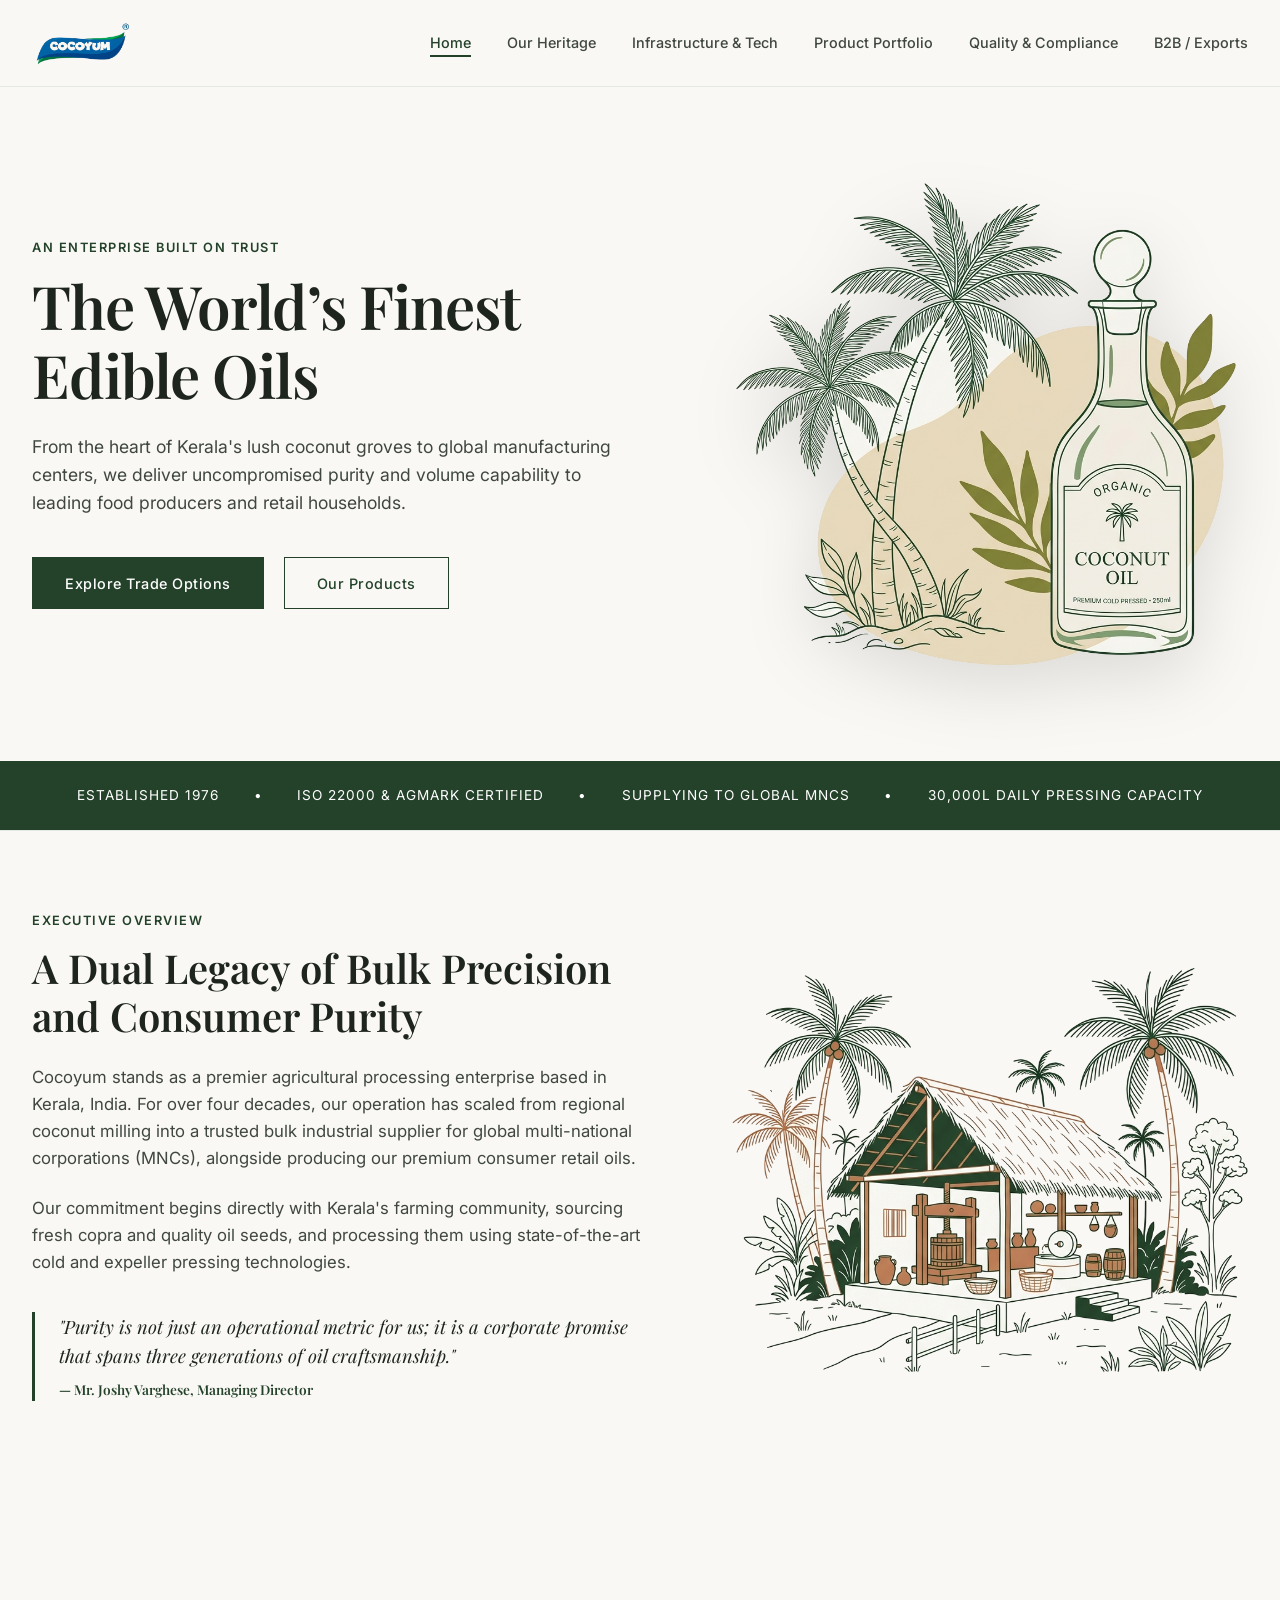
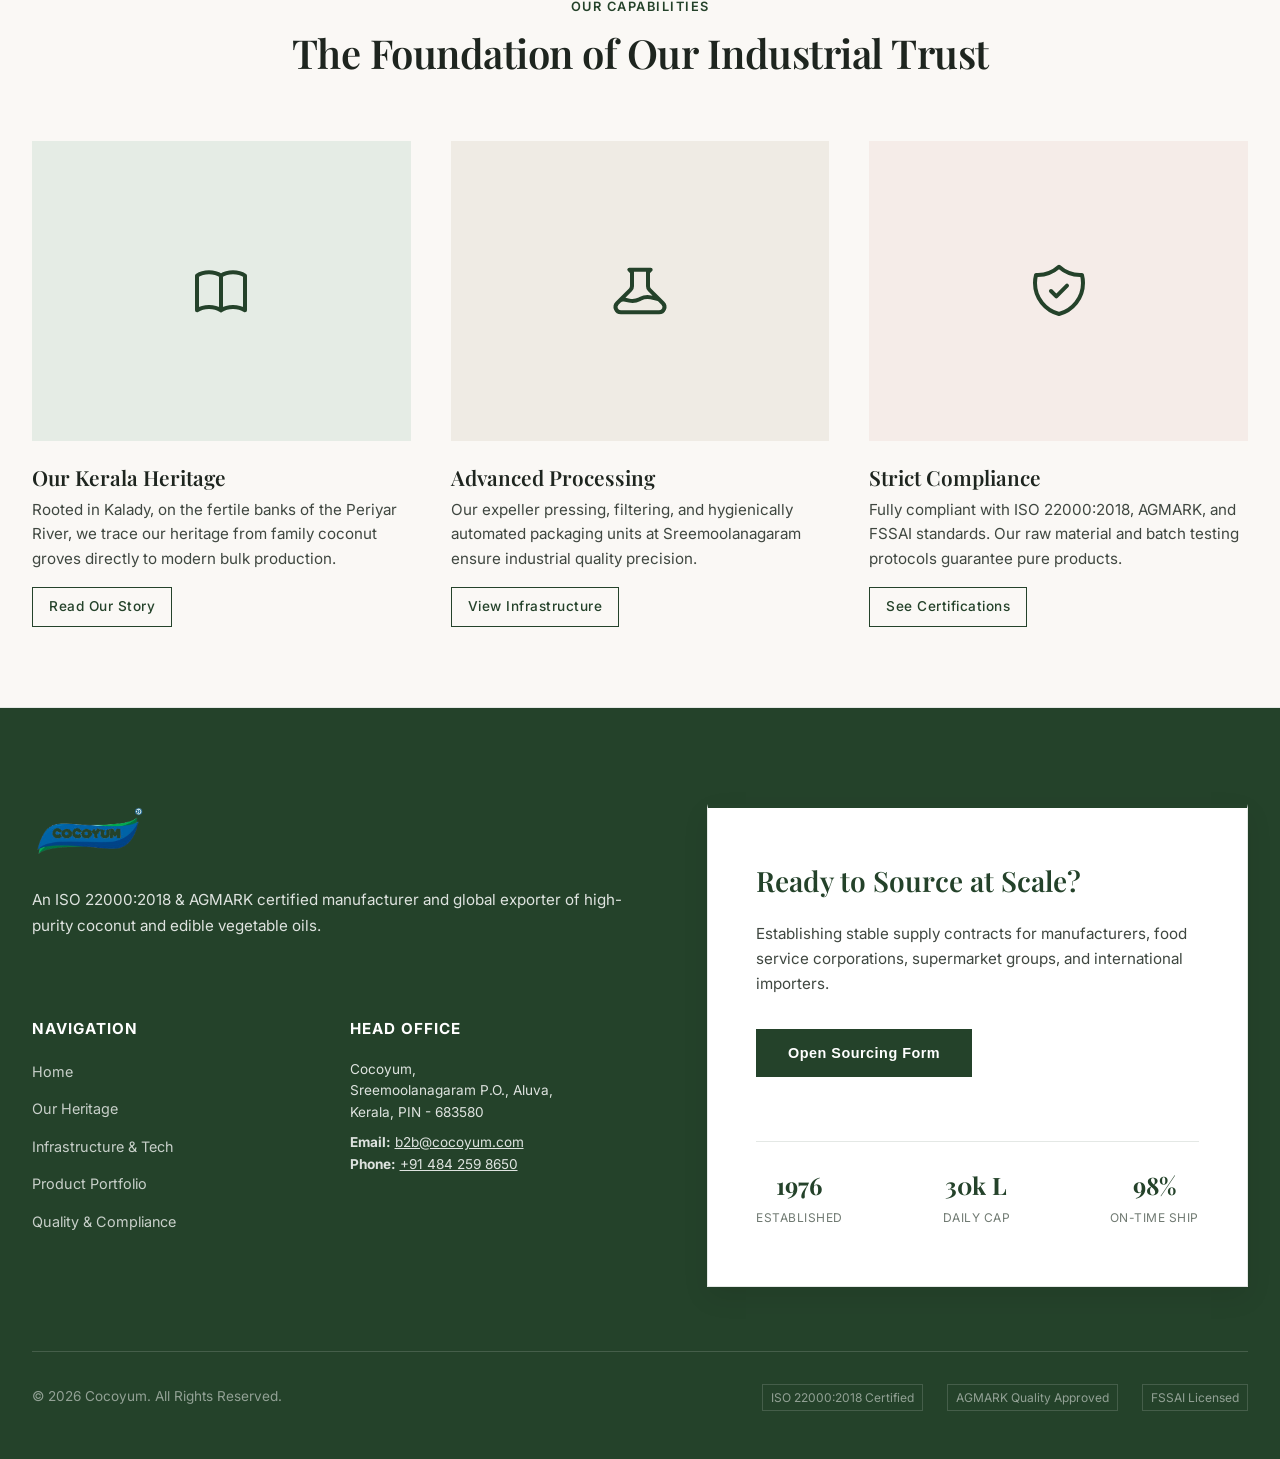
<file: index.html>
<!DOCTYPE html>
<html lang="en">
<head>
    <meta charset="UTF-8">
    <meta name="viewport" content="width=device-width, initial-scale=1.0">
    <title>Cocoyum | Bulk Edible Oils & Premium Retail Oils</title>
    <meta name="description" content="Since 1976, Cocoyum has sourced, processed, and supplied pure edible oils globally. Trusted bulk partner to MNCs and makers of premium Cocoyum retail oils.">
    <meta name="keywords" content="Cocoyum, Cocoyum, Coconut Oil, Bulk Oil Supply, Edible Oil Manufacturer, Kerala Oil Mill, Kalady Coconut Oil">
    <!-- Favicon -->
    <link rel="icon" type="image/png" href="data:image/svg+xml,<svg xmlns=%22http://www.w3.org/2000/svg%22 viewBox=%220 0 100 100%22><text y=%22.9em%22 font-size=%2290%22>🌴</text></svg>">
    <!-- CSS Stylesheet -->
    <link rel="stylesheet" href="css/style.css">
</head>
<body>

    <!-- Header & Navigation -->
    <header id="main-header">
        <div class="nav-container">
            <a href="index.html" class="logo-anchor" id="nav-logo">
                <img src="assets/logo.png" alt="Cocoyum Logo" class="logo-img">
            </a>
            
            <button class="menu-toggle" aria-label="Toggle Navigation" id="menu-toggle-btn">
                <span></span>
                <span></span>
                <span></span>
            </button>
            
            <nav>
                <ul class="nav-links" id="nav-menu">
                    <li><a href="index.html" class="active">Home</a></li>
                    <li><a href="heritage.html">Our Heritage</a></li>
                    <li><a href="infrastructure.html">Infrastructure & Tech</a></li>
                    <li><a href="products.html">Product Portfolio</a></li>
                    <li><a href="quality.html">Quality & Compliance</a></li>
                    <li><a href="b2b.html">B2B / Exports</a></li>
                </ul>
            </nav>
        </div>
    </header>

    <!-- Main Content Area -->
    <main>
        
        <!-- Hero Section -->
        <section class="hero" id="home-hero">
            <div class="hero-grid">
                <div class="hero-content">
                    <span class="subtitle">An Enterprise Built on Trust</span>
                    <h1>The World’s Finest Edible Oils</h1>
                    <p>From the heart of Kerala's lush coconut groves to global manufacturing centers, we deliver uncompromised purity and volume capability to leading food producers and retail households.</p>
                    <div class="hero-actions">
                        <a href="b2b.html" class="btn btn-primary" id="hero-b2b-btn">Explore Trade Options</a>
                        <a href="products.html" class="btn btn-secondary" id="hero-products-btn">Our Products</a>
                    </div>
                </div>
                <div class="hero-image-wrap">
                    <img src="assets/hero_illustration.png" alt="Cocoyum Pure Coconut Oil Illustration" class="hero-floating-image">
                </div>
            </div>
        </section>

        <!-- Solid Forest Green Dot Banner Strip -->
        <section class="metric-strip" id="metric-strip-bar">
            <div class="metric-text-wrap">
                <span class="metric-dot-item">Established 1976</span>
                <span class="metric-dot-item">•</span>
                <span class="metric-dot-item">ISO 22000 & AGMARK Certified</span>
                <span class="metric-dot-item">•</span>
                <span class="metric-dot-item">Supplying to Global MNCs</span>
                <span class="metric-dot-item">•</span>
                <span class="metric-dot-item">30,000L Daily Pressing Capacity</span>
            </div>
        </section>

        <!-- Executive Snapshot Section -->
        <section class="container snapshot-section" id="executive-snapshot">
            <div class="snapshot-grid">
                <div class="snapshot-text">
                    <span class="subtitle">Executive Overview</span>
                    <h2>A Dual Legacy of Bulk Precision and Consumer Purity</h2>
                    <p>Cocoyum stands as a premier agricultural processing enterprise based in Kerala, India. For over four decades, our operation has scaled from regional coconut milling into a trusted bulk industrial supplier for global multi-national corporations (MNCs), alongside producing our premium consumer retail oils.</p>
                    <p>Our commitment begins directly with Kerala's farming community, sourcing fresh copra and quality oil seeds, and processing them using state-of-the-art cold and expeller pressing technologies.</p>
                    
                    <div class="snapshot-quote">
                        "Purity is not just an operational metric for us; it is a corporate promise that spans three generations of oil craftsmanship."
                        <div style="font-size: 0.85rem; font-weight: 600; font-style: normal; margin-top: 0.5rem; color: var(--primary-color);">
                            — Mr. Joshy Varghese, Managing Director
                        </div>
                    </div>
                </div>
                <div class="snapshot-image-wrap">
                    <img src="assets/industry_illustration.png" alt="State-of-the-art Milling Facility Illustration" style="width: 100%; height: auto;">
                </div>
            </div>
        </section>

        <!-- Pillars Section with Pastel Backdrop Tiles -->
        <section class="container" id="strategic-pillars">
            <div class="section-title-wrap">
                <span class="subtitle">Our Capabilities</span>
                <h2 class="section-title">The Foundation of Our Industrial Trust</h2>
            </div>
            
            <div class="card-grid">
                <!-- Pillar 1 -->
                <div class="card" id="pillar-heritage">
                    <div class="card-tile bg-sage">
                        <svg xmlns="http://www.w3.org/2000/svg" width="64" height="64" fill="none" viewBox="0 0 24 24" stroke="var(--primary-color)">
                          <path stroke-linecap="round" stroke-linejoin="round" stroke-width="1.5" d="M12 6.253v13m0-13C10.832 5.477 9.246 5 7.5 5S4.168 5.477 3 6.253v13C4.168 18.477 5.754 18 7.5 18s3.332.477 4.5 1.253m0-13C13.168 5.477 14.754 5 16.5 5c1.747 0 3.332.477 4.5 1.253v13C19.832 18.477 18.247 18 16.5 18c-1.746 0-3.332.477-4.5 1.253" />
                        </svg>
                    </div>
                    <div class="card-info">
                        <h3>Our Kerala Heritage</h3>
                        <p>Rooted in Kalady, on the fertile banks of the Periyar River, we trace our heritage from family coconut groves directly to modern bulk production.</p>
                        <a href="heritage.html" class="btn btn-secondary" style="padding: 0.5rem 1rem; font-size: 0.85rem;" id="nav-heritage-pillar-btn">Read Our Story</a>
                    </div>
                </div>

                <!-- Pillar 2 -->
                <div class="card" id="pillar-infrastructure">
                    <div class="card-tile bg-tan">
                        <svg xmlns="http://www.w3.org/2000/svg" width="64" height="64" fill="none" viewBox="0 0 24 24" stroke="var(--primary-color)">
                          <path stroke-linecap="round" stroke-linejoin="round" stroke-width="1.5" d="M19.428 15.428a2 2 0 00-1.022-.547l-2.387-.477a6 6 0 00-3.86.517l-.318.158a6 6 0 01-3.86.517L6.05 15.21a2 2 0 00-1.806.547M8 4h8l-1 1v5.172a2 2 0 00.586 1.414l5 5c1.26 1.26.367 3.414-1.415 3.414H4.828c-1.782 0-2.674-2.154-1.414-3.414l5-5A2 2 0 009 10.172V5L8 4z" />
                        </svg>
                    </div>
                    <div class="card-info">
                        <h3>Advanced Processing</h3>
                        <p>Our expeller pressing, filtering, and hygienically automated packaging units at Sreemoolanagaram ensure industrial quality precision.</p>
                        <a href="infrastructure.html" class="btn btn-secondary" style="padding: 0.5rem 1rem; font-size: 0.85rem;" id="nav-infra-pillar-btn">View Infrastructure</a>
                    </div>
                </div>

                <!-- Pillar 3 -->
                <div class="card" id="pillar-quality">
                    <div class="card-tile bg-peach">
                        <svg xmlns="http://www.w3.org/2000/svg" width="64" height="64" fill="none" viewBox="0 0 24 24" stroke="var(--primary-color)">
                          <path stroke-linecap="round" stroke-linejoin="round" stroke-width="1.5" d="M9 12l2 2 4-4m5.618-4.016A11.955 11.955 0 0112 2.944a11.955 11.955 0 01-8.618 3.04A12.02 12.02 0 003 9c0 5.591 3.824 10.29 9 11.622 5.176-1.332 9-6.03 9-11.622 0-1.042-.133-2.052-.382-3.016z" />
                        </svg>
                    </div>
                    <div class="card-info">
                        <h3>Strict Compliance</h3>
                        <p>Fully compliant with ISO 22000:2018, AGMARK, and FSSAI standards. Our raw material and batch testing protocols guarantee pure products.</p>
                        <a href="quality.html" class="btn btn-secondary" style="padding: 0.5rem 1rem; font-size: 0.85rem;" id="nav-quality-pillar-btn">See Certifications</a>
                    </div>
                </div>
            </div>
        </section>

    </main>

    <!-- Footer Area - Realigned with Image Background and Floating Form -->
    <footer id="main-footer">
        <div class="footer-grid-layout">
            <!-- Left Info Column -->
            <div class="footer-info">
                <div>
                    <a href="index.html" class="footer-logo-anchor">
                        <img src="assets/logo.png" alt="Cocoyum Logo" class="footer-logo-img">
                    </a>
                    <p style="font-size: 0.95rem; line-height: 1.7; margin-bottom: 2rem;">An ISO 22000:2018 & AGMARK certified manufacturer and global exporter of high-purity coconut and edible vegetable oils.</p>
                </div>
                
                <div class="footer-navs">
                    <div class="footer-nav-col">
                        <h4>Navigation</h4>
                        <ul>
                            <li><a href="index.html">Home</a></li>
                            <li><a href="heritage.html">Our Heritage</a></li>
                            <li><a href="infrastructure.html">Infrastructure & Tech</a></li>
                            <li><a href="products.html">Product Portfolio</a></li>
                            <li><a href="quality.html">Quality & Compliance</a></li>
                        </ul>
                    </div>
                    <div class="footer-nav-col">
                        <h4>Head Office</h4>
                        <p style="font-size: 0.85rem; line-height: 1.6; margin-bottom: 0.5rem;">Cocoyum,<br>Sreemoolanagaram P.O., Aluva,<br>Kerala, PIN - 683580</p>
                        <p style="font-size: 0.85rem;"><strong>Email:</strong> <a href="mailto:b2b@cocoyum.com">b2b@cocoyum.com</a><br><strong>Phone:</strong> <a href="tel:+914842598650">+91 484 259 8650</a></p>
                    </div>
                </div>
            </div>
            
                        <!-- Right B2B Sourcing Call-to-Action Card -->
            <div class="footer-cta-wrapper" id="footer-b2b-wrapper">
                <h3>Ready to Source at Scale?</h3>
                <p>Establishing stable supply contracts for manufacturers, food service corporations, supermarket groups, and international importers.</p>
                
                <button class="btn footer-cta-btn" id="footer-open-modal-btn">Open Sourcing Form</button>
                
                <!-- B2B Stats below CTA -->
                <div class="footer-stats-strip">
                    <div class="footer-stat-item">
                        <span class="footer-stat-val">1976</span>
                        <span class="footer-stat-lbl">Established</span>
                    </div>
                    <div class="footer-stat-item">
                        <span class="footer-stat-val">30k L</span>
                        <span class="footer-stat-lbl">Daily Cap</span>
                    </div>
                    <div class="footer-stat-item">
                        <span class="footer-stat-val">98%</span>
                        <span class="footer-stat-lbl">On-Time Ship</span>
                    </div>
                </div>
            </div>
        </div>
        
        <div class="footer-bottom">
            <div>&copy; 2026 Cocoyum. All Rights Reserved.</div>
            <div class="footer-certs-strip">
                <span>ISO 22000:2018 Certified</span>
                <span>AGMARK Quality Approved</span>
                <span>FSSAI Licensed</span>
            </div>
        </div>
    </footer>

    <!-- Floating Contact Button (FOB) -->
    <button class="floating-contact-btn" id="fob-contact-btn" aria-label="Open B2B Sourcing Form">
        <svg xmlns="http://www.w3.org/2000/svg" fill="none" viewBox="0 0 24 24" stroke="currentColor">
            <path stroke-linecap="round" stroke-linejoin="round" stroke-width="1.5" d="M8 12h.01M12 12h.01M16 12h.01M21 12c0 4.418-4.03 8-9 8a9.863 9.863 0 01-4.255-.949L3 20l1.395-3.72C3.512 15.042 3 13.574 3 12c0-4.418 4.03-8 9-8s9 3.582 9 8z" />
        </svg>
        Trade Inquiry
    </button>

    <!-- Accessible Modal Overlay for B2B Sourcing Inquiry -->
    <div class="modal-overlay" id="b2b-modal" role="dialog" aria-modal="true" aria-labelledby="modal-title" aria-hidden="true">
        <div class="modal-card">
            <button class="modal-close-btn" aria-label="Close Inquiry Form" id="modal-close-btn">
                <svg xmlns="http://www.w3.org/2000/svg" fill="none" viewBox="0 0 24 24" stroke="currentColor">
                    <path stroke-linecap="round" stroke-linejoin="round" stroke-width="2" d="M6 18L18 6M6 6l12 12" />
                </svg>
            </button>
            <h3 id="modal-title" class="form-title">Request for Quotation</h3>
            <p class="form-subtitle">Submit your sourcing requirements and our trade desk will respond within 24 business hours.</p>
            
            <form class="footer-form" id="b2b-inquiry-form">
                <div class="form-row">
                    <div class="footer-form-group">
                        <label for="footer-company-name">Company Name *</label>
                        <input type="text" id="footer-company-name" placeholder="e.g., Global Foods Ltd" required>
                    </div>
                    <div class="footer-form-group">
                        <label for="footer-contact-name">Contact Name *</label>
                        <input type="text" id="footer-contact-name" placeholder="e.g., John Doe" required>
                    </div>
                </div>
                <div class="form-row">
                    <div class="footer-form-group">
                        <label for="footer-email">Business Email *</label>
                        <input type="email" id="footer-email" placeholder="e.g., procurement@globalfoods.com" required>
                    </div>
                    <div class="footer-form-group">
                        <label for="footer-product-spec">Select Product *</label>
                        <select id="footer-product-spec" required>
                            <option value="" disabled selected>-- Select Product --</option>
                            <option value="bulk-coconut">Bulk Coconut Oil</option>
                            <option value="cocoyum-retail">Cocoyum Consumer Oil</option>
                            <option value="bulk-sunflower">Bulk Sunflower Oil</option>
                            <option value="bulk-ricebran">Bulk Rice Bran Oil</option>
                        </select>
                    </div>
                </div>
                <div class="form-row">
                    <div class="footer-form-group">
                        <label for="footer-volume">Target Volume *</label>
                        <input type="text" id="footer-volume" placeholder="e.g. 10 Tons" required>
                    </div>
                    <div class="footer-form-group">
                        <label for="footer-destination">Target Destination Port *</label>
                        <input type="text" id="footer-destination" placeholder="e.g. Port of Jebel Ali" required>
                    </div>
                </div>
                <div class="footer-form-group">
                    <label for="footer-message">Additional Specifications</label>
                    <textarea id="footer-message" rows="3" placeholder="Specify packaging, terms..."></textarea>
                </div>
                
                <!-- Form Status Banner -->
                <div class="form-status" id="form-status-message"></div>
                
                <button type="submit" class="btn footer-form-btn" style="width: 100%; margin-top: 1rem;">Submit Trade Inquiry</button>
            </form>
        </div>
    </div>

    <!-- Main JavaScript Logic -->
    <script src="js/main.js"></script>
</body>
</html>
</file>
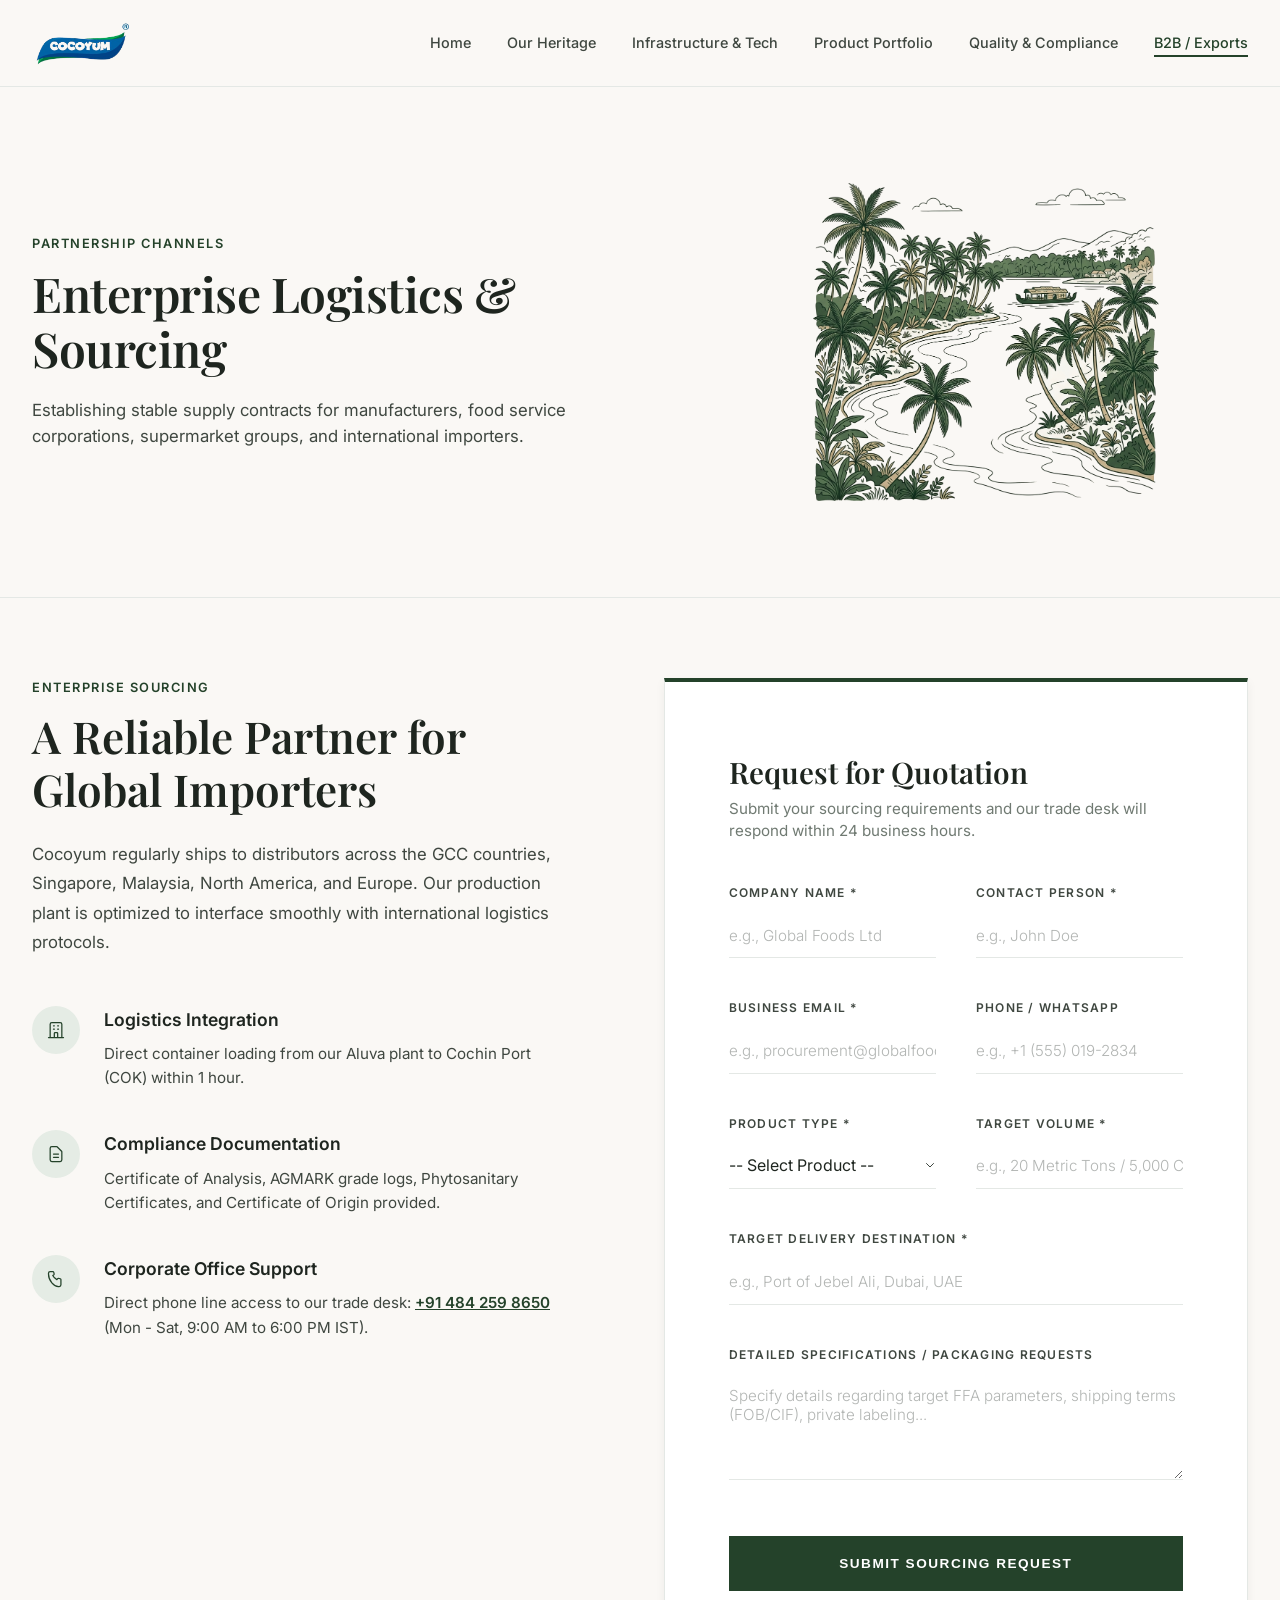
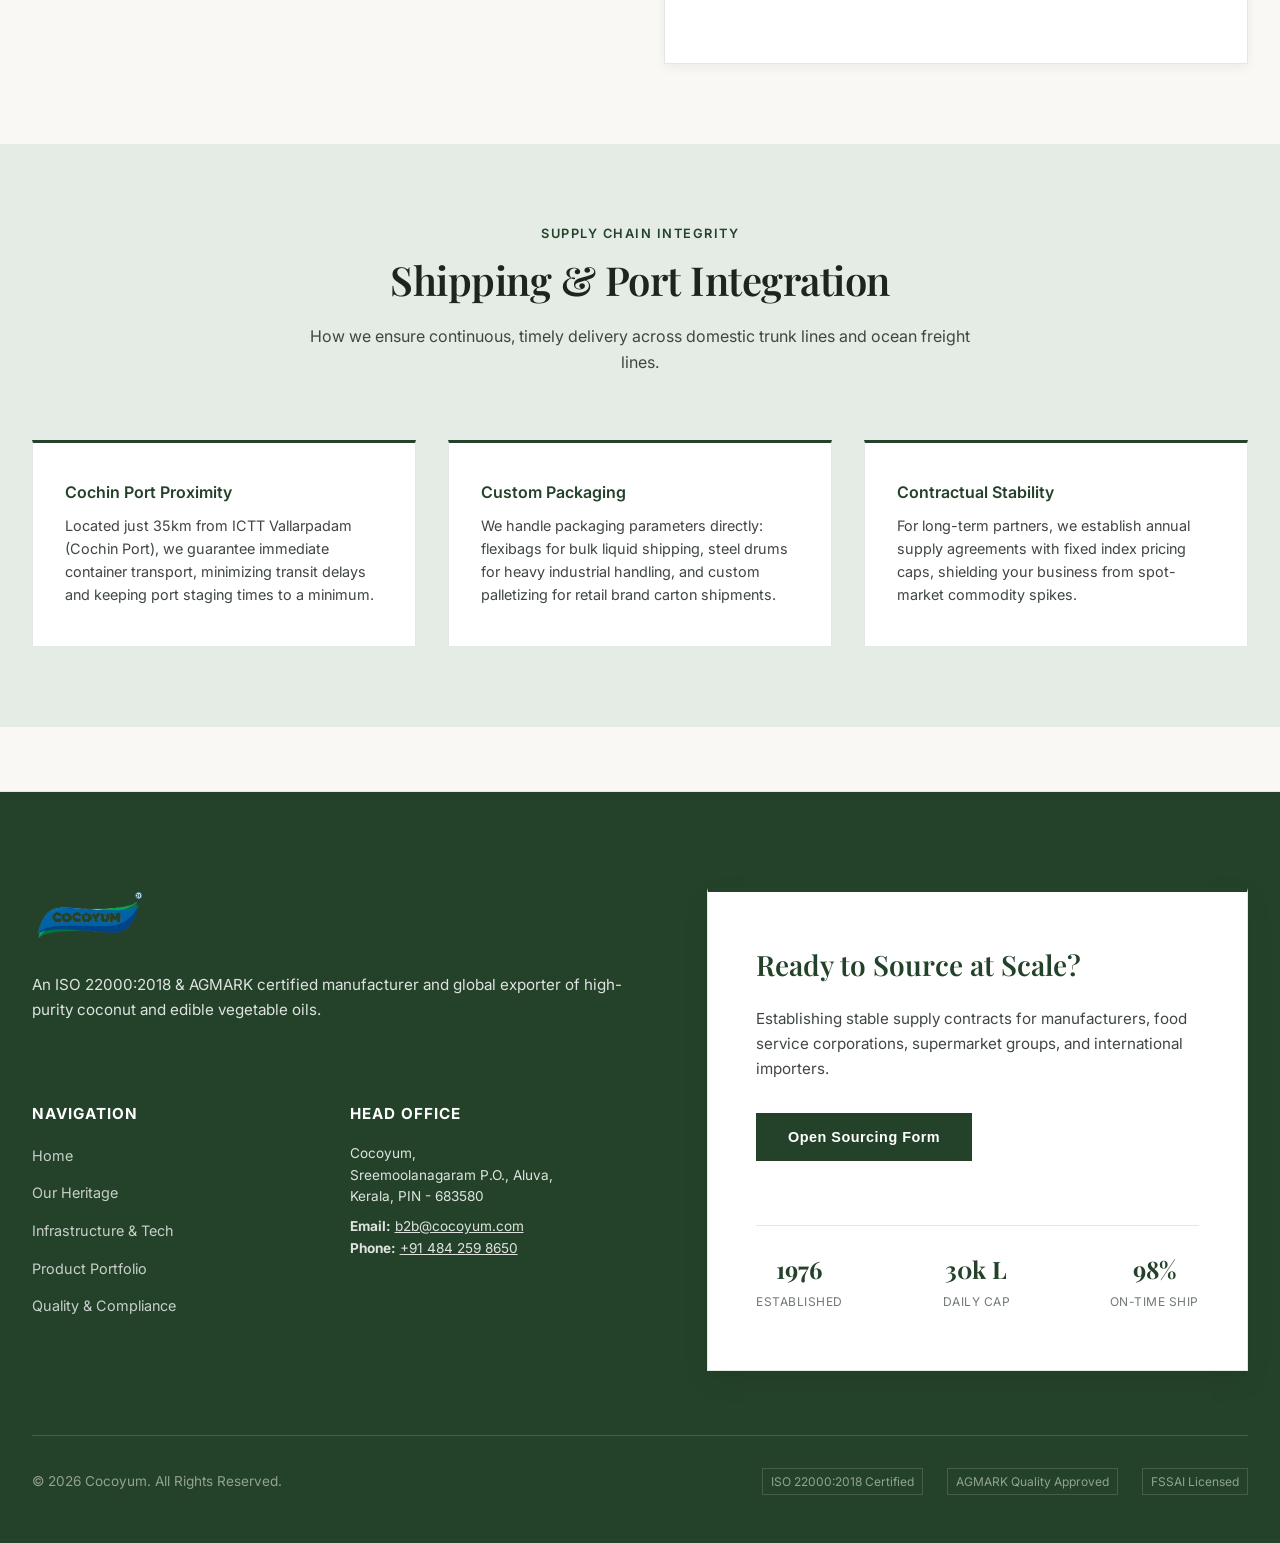
<file: b2b.html>
<!DOCTYPE html>
<html lang="en">
<head>
    <meta charset="UTF-8">
    <meta name="viewport" content="width=device-width, initial-scale=1.0">
    <title>B2B Trade & Export Enquiries | Cocoyum</title>
    <meta name="description" content="Submit a Request for Quote (RFQ) to Cocoyum. Sourcing solutions for industrial bulk edible oils and global export supply chains.">
    <meta name="keywords" content="Enterprise RFQ, Bulk Oil Supplier, Coconut Oil Exports, Industrial Sourcing, Trade Inquiry Form, Cochin Port Logistics">
    <!-- Favicon -->
    <link rel="icon" type="image/png" href="data:image/svg+xml,<svg xmlns=%22http://www.w3.org/2000/svg%22 viewBox=%220 0 100 100%22><text y=%22.9em%22 font-size=%2290%22>🌴</text></svg>">
    <!-- CSS Stylesheet -->
    <link rel="stylesheet" href="css/style.css">
</head>
<body>

    <!-- Header & Navigation -->
    <header id="main-header">
        <div class="nav-container">
            <a href="index.html" class="logo-anchor" id="nav-logo">
                <img src="assets/logo.png" alt="Cocoyum Logo" class="logo-img">
            </a>
            
            <button class="menu-toggle" aria-label="Toggle Navigation" id="menu-toggle-btn">
                <span></span>
                <span></span>
                <span></span>
            </button>
            
            <nav>
                <ul class="nav-links" id="nav-menu">
                    <li><a href="index.html">Home</a></li>
                    <li><a href="heritage.html">Our Heritage</a></li>
                    <li><a href="infrastructure.html">Infrastructure & Tech</a></li>
                    <li><a href="products.html">Product Portfolio</a></li>
                    <li><a href="quality.html">Quality & Compliance</a></li>
                    <li><a href="b2b.html" class="active">B2B / Exports</a></li>
                </ul>
            </nav>
        </div>
    </header>

    <!-- Main Content Area -->
    <main>
        
        <!-- Shared Split Page Hero -->
        <section class="page-hero">
            <div class="page-hero-grid">
                <div class="page-hero-content">
                    <span class="subtitle">Partnership Channels</span>
                    <h1>Enterprise Logistics & Sourcing</h1>
                    <p>Establishing stable supply contracts for manufacturers, food service corporations, supermarket groups, and international importers.</p>
                </div>
                <div class="page-hero-image-wrap">
                    <div class="page-hero-frame bg-slate">
                        <img src="assets/groves_illustration.png" alt="Sourcing Groves Illustration" style="max-height: 330px; width: auto; object-fit: contain;">
                    </div>
                </div>
            </div>
        </section>

        <!-- Form and Info Section -->
        <section class="container" id="trade-inquiry-section">
            <div class="form-grid-layout">
                
                <!-- Information Column -->
                <div class="info-column">
                    <span class="subtitle">Enterprise Sourcing</span>
                    <h2>A Reliable Partner for Global Importers</h2>
                    <p>Cocoyum regularly ships to distributors across the GCC countries, Singapore, Malaysia, North America, and Europe. Our production plant is optimized to interface smoothly with international logistics protocols.</p>
                    
                    <ul class="contact-details">
                        <li>
                            <div class="contact-icon">
                                <svg xmlns="http://www.w3.org/2000/svg" width="24" height="24" fill="none" viewBox="0 0 24 24" stroke="currentColor">
                                  <path stroke-linecap="round" stroke-linejoin="round" stroke-width="1.5" d="M19 21V5a2 2 0 00-2-2H7a2 2 0 00-2 2v16m14 0h2m-2 0h-5m-9 0H3m2 0h5M9 7h1m-1 4h1m4-4h1m-1 4h1m-5 10v-5a1 1 0 011-1h2a1 1 0 011 1v5m-4 0h4" />
                                </svg>
                            </div>
                            <div class="contact-text">
                                <strong>Logistics Integration</strong>
                                <span>Direct container loading from our Aluva plant to Cochin Port (COK) within 1 hour.</span>
                            </div>
                        </li>
                        <li>
                            <div class="contact-icon">
                                <svg xmlns="http://www.w3.org/2000/svg" width="24" height="24" fill="none" viewBox="0 0 24 24" stroke="currentColor">
                                  <path stroke-linecap="round" stroke-linejoin="round" stroke-width="1.5" d="M9 12h6m-6 4h6m2 5H7a2 2 0 01-2-2V5a2 2 0 012-2h5.586a1 1 0 01.707.293l5.414 5.414a1 1 0 01.293.707V19a2 2 0 01-2 2z" />
                                </svg>
                            </div>
                            <div class="contact-text">
                                <strong>Compliance Documentation</strong>
                                <span>Certificate of Analysis, AGMARK grade logs, Phytosanitary Certificates, and Certificate of Origin provided.</span>
                            </div>
                        </li>
                        <li>
                            <div class="contact-icon">
                                <svg xmlns="http://www.w3.org/2000/svg" width="24" height="24" fill="none" viewBox="0 0 24 24" stroke="currentColor">
                                  <path stroke-linecap="round" stroke-linejoin="round" stroke-width="1.5" d="M3 5a2 2 0 012-2h3.28a1 1 0 01.94.725l.548 2.2a1 1 0 01-.321.988l-1.305.98a10.582 10.582 0 004.872 4.872l.98-1.305a1 1 0 01.988-.321l2.2.548a1 1 0 01.725.94V19a2 2 0 01-2 2h-1C9.716 21 3 14.284 3 6V5z" />
                                </svg>
                            </div>
                            <div class="contact-text">
                                <strong>Corporate Office Support</strong>
                                <span>Direct phone line access to our trade desk: <a href="tel:+914842598650" class="contact-link">+91 484 259 8650</a> (Mon - Sat, 9:00 AM to 6:00 PM IST).</span>
                            </div>
                        </li>
                    </ul>
                </div>
                              <!-- B2B Form Wrapper (Premium Minimalist Grid Layout) -->
                <div class="form-wrapper-clean">
                    <h3 class="form-title">Request for Quotation</h3>
                    <p class="form-subtitle">Submit your sourcing requirements and our trade desk will respond within 24 business hours.</p>
                    
                    <form class="b2b-form-main" id="b2b-inquiry-form-main">
                        
                        <!-- Row 1: Company & Contact -->
                        <div class="form-row">
                            <div class="form-group-clean">
                                <label for="company-name">Company Name *</label>
                                <input type="text" id="company-name" placeholder="e.g., Global Foods Ltd" required>
                            </div>
                            <div class="form-group-clean">
                                <label for="contact-name">Contact Person *</label>
                                <input type="text" id="contact-name" placeholder="e.g., John Doe" required>
                            </div>
                        </div>
                        
                        <!-- Row 2: Email & Phone -->
                        <div class="form-row">
                            <div class="form-group-clean">
                                <label for="email">Business Email *</label>
                                <input type="email" id="email" placeholder="e.g., procurement@globalfoods.com" required>
                            </div>
                            <div class="form-group-clean">
                                <label for="phone">Phone / WhatsApp</label>
                                <input type="tel" id="phone" placeholder="e.g., +1 (555) 019-2834">
                            </div>
                        </div>

                        <!-- Row 3: Product Type & Volume -->
                        <div class="form-row">
                            <div class="form-group-clean">
                                <label for="product-spec">Product Type *</label>
                                <select id="product-spec" required>
                                    <option value="" disabled selected>-- Select Product --</option>
                                    <option value="bulk-crude-coconut">Bulk Crude Coconut Oil</option>
                                    <option value="bulk-refined-coconut">Bulk Refined Coconut Oil</option>
                                    <option value="cocoyum-retail-coconut">Cocoyum Consumer Coconut Oil</option>
                                    <option value="bulk-refined-sunflower">Bulk Refined Sunflower Oil</option>
                                    <option value="bulk-refined-ricebran">Bulk Refined Rice Bran Oil</option>
                                    <option value="custom-blend">Custom Formulation / Blend</option>
                                </select>
                            </div>
                            <div class="form-group-clean">
                                <label for="volume">Target Volume *</label>
                                <input type="text" id="volume" placeholder="e.g., 20 Metric Tons / 5,000 Cases" required>
                            </div>
                        </div>
                        
                        <!-- Destination (Full Width) -->
                        <div class="form-group-clean">
                            <label for="destination">Target Delivery Destination *</label>
                            <input type="text" id="destination" placeholder="e.g., Port of Jebel Ali, Dubai, UAE" required>
                        </div>
                        
                        <!-- Message (Full Width) -->
                        <div class="form-group-clean">
                            <label for="message">Detailed Specifications / Packaging Requests</label>
                            <textarea id="message" rows="4" placeholder="Specify details regarding target FFA parameters, shipping terms (FOB/CIF), private labeling..."></textarea>
                        </div>
                        
                        <!-- Status Messages -->
                        <div class="form-status" id="form-status-message-main"></div>
                        
                        <!-- Submit Button -->
                        <button type="submit" class="form-submit-btn-clean" id="b2b-submit-btn-main">Submit Sourcing Request</button>
                        
                    </form>
                </div>
                
            </div>
        </section>

        <!-- Industrial Logistics Map / Capabilities Section -->
        <section class="container" style="background-color: var(--tile-sage); border-radius: var(--border-radius-sm); margin-bottom: 4rem;" id="logistics-flow">
            <div class="section-title-wrap">
                <span class="subtitle">Supply Chain Integrity</span>
                <h2 class="section-title">Shipping & Port Integration</h2>
                <p>How we ensure continuous, timely delivery across domestic trunk lines and ocean freight lines.</p>
            </div>
            
            <div style="display: grid; grid-template-columns: 1fr 1fr 1fr; gap: 2rem;">
                <!-- Card 1 -->
                <div style="background-color: var(--white); padding: 2.5rem 2rem; border-radius: var(--border-radius-sm); border: 1px solid var(--neutral-light); border-top: 3px solid var(--primary-color);">
                    <h4 style="margin-bottom: 0.75rem; color: var(--primary-color); font-family: var(--font-sans); font-weight: 600;">Cochin Port Proximity</h4>
                    <p style="font-size: 0.9rem; color: var(--neutral-dark);">Located just 35km from ICTT Vallarpadam (Cochin Port), we guarantee immediate container transport, minimizing transit delays and keeping port staging times to a minimum.</p>
                </div>
                <!-- Card 2 -->
                <div style="background-color: var(--white); padding: 2.5rem 2rem; border-radius: var(--border-radius-sm); border: 1px solid var(--neutral-light); border-top: 3px solid var(--primary-color);">
                    <h4 style="margin-bottom: 0.75rem; color: var(--primary-color); font-family: var(--font-sans); font-weight: 600;">Custom Packaging</h4>
                    <p style="font-size: 0.9rem; color: var(--neutral-dark);">We handle packaging parameters directly: flexibags for bulk liquid shipping, steel drums for heavy industrial handling, and custom palletizing for retail brand carton shipments.</p>
                </div>
                <!-- Card 3 -->
                <div style="background-color: var(--white); padding: 2.5rem 2rem; border-radius: var(--border-radius-sm); border: 1px solid var(--neutral-light); border-top: 3px solid var(--primary-color);">
                    <h4 style="margin-bottom: 0.75rem; color: var(--primary-color); font-family: var(--font-sans); font-weight: 600;">Contractual Stability</h4>
                    <p style="font-size: 0.9rem; color: var(--neutral-dark);">For long-term partners, we establish annual supply agreements with fixed index pricing caps, shielding your business from spot-market commodity spikes.</p>
                </div>
            </div>
        </section>

    </main>

    <!-- Footer Area -->
    <footer id="main-footer">
        <div class="footer-grid-layout">
            <!-- Left Info Column -->
            <div class="footer-info">
                <div>
                    <a href="index.html" class="footer-logo-anchor">
                        <img src="assets/logo.png" alt="Cocoyum Logo" class="footer-logo-img">
                    </a>
                    <p style="font-size: 0.95rem; line-height: 1.7; margin-bottom: 2rem;">An ISO 22000:2018 & AGMARK certified manufacturer and global exporter of high-purity coconut and edible vegetable oils.</p>
                </div>
                
                <div class="footer-navs">
                    <div class="footer-nav-col">
                        <h4>Navigation</h4>
                        <ul>
                            <li><a href="index.html">Home</a></li>
                            <li><a href="heritage.html">Our Heritage</a></li>
                            <li><a href="infrastructure.html">Infrastructure & Tech</a></li>
                            <li><a href="products.html">Product Portfolio</a></li>
                            <li><a href="quality.html">Quality & Compliance</a></li>
                        </ul>
                    </div>
                    <div class="footer-nav-col">
                        <h4>Head Office</h4>
                        <p style="font-size: 0.85rem; line-height: 1.6; margin-bottom: 0.5rem;">Cocoyum,<br>Sreemoolanagaram P.O., Aluva,<br>Kerala, PIN - 683580</p>
                        <p style="font-size: 0.85rem;"><strong>Email:</strong> <a href="mailto:b2b@cocoyum.com">b2b@cocoyum.com</a><br><strong>Phone:</strong> <a href="tel:+914842598650">+91 484 259 8650</a></p>
                    </div>
                </div>
            </div>
            
                        <!-- Right B2B Sourcing Call-to-Action Card -->
            <div class="footer-cta-wrapper" id="footer-b2b-wrapper">
                <h3>Ready to Source at Scale?</h3>
                <p>Establishing stable supply contracts for manufacturers, food service corporations, supermarket groups, and international importers.</p>
                
                <button class="btn footer-cta-btn" id="footer-open-modal-btn">Open Sourcing Form</button>
                
                <!-- B2B Stats below CTA -->
                <div class="footer-stats-strip">
                    <div class="footer-stat-item">
                        <span class="footer-stat-val">1976</span>
                        <span class="footer-stat-lbl">Established</span>
                    </div>
                    <div class="footer-stat-item">
                        <span class="footer-stat-val">30k L</span>
                        <span class="footer-stat-lbl">Daily Cap</span>
                    </div>
                    <div class="footer-stat-item">
                        <span class="footer-stat-val">98%</span>
                        <span class="footer-stat-lbl">On-Time Ship</span>
                    </div>
                </div>
            </div>
        </div>
        
        <div class="footer-bottom">
            <div>&copy; 2026 Cocoyum. All Rights Reserved.</div>
            <div class="footer-certs-strip">
                <span>ISO 22000:2018 Certified</span>
                <span>AGMARK Quality Approved</span>
                <span>FSSAI Licensed</span>
            </div>
        </div>
    </footer>

    <!-- Floating Contact Button (FOB) -->
    <button class="floating-contact-btn" id="fob-contact-btn" aria-label="Open B2B Sourcing Form">
        <svg xmlns="http://www.w3.org/2000/svg" fill="none" viewBox="0 0 24 24" stroke="currentColor">
            <path stroke-linecap="round" stroke-linejoin="round" stroke-width="1.5" d="M8 12h.01M12 12h.01M16 12h.01M21 12c0 4.418-4.03 8-9 8a9.863 9.863 0 01-4.255-.949L3 20l1.395-3.72C3.512 15.042 3 13.574 3 12c0-4.418 4.03-8 9-8s9 3.582 9 8z" />
        </svg>
        Trade Inquiry
    </button>

    <!-- Accessible Modal Overlay for B2B Sourcing Inquiry -->
    <div class="modal-overlay" id="b2b-modal" role="dialog" aria-modal="true" aria-labelledby="modal-title" aria-hidden="true">
        <div class="modal-card">
            <button class="modal-close-btn" aria-label="Close Inquiry Form" id="modal-close-btn">
                <svg xmlns="http://www.w3.org/2000/svg" fill="none" viewBox="0 0 24 24" stroke="currentColor">
                    <path stroke-linecap="round" stroke-linejoin="round" stroke-width="2" d="M6 18L18 6M6 6l12 12" />
                </svg>
            </button>
            <h3 id="modal-title" class="form-title">Request for Quotation</h3>
            <p class="form-subtitle">Submit your sourcing requirements and our trade desk will respond within 24 business hours.</p>
            
            <form class="footer-form" id="b2b-inquiry-form">
                <div class="form-row">
                    <div class="footer-form-group">
                        <label for="footer-company-name">Company Name *</label>
                        <input type="text" id="footer-company-name" placeholder="e.g., Global Foods Ltd" required>
                    </div>
                    <div class="footer-form-group">
                        <label for="footer-contact-name">Contact Name *</label>
                        <input type="text" id="footer-contact-name" placeholder="e.g., John Doe" required>
                    </div>
                </div>
                <div class="form-row">
                    <div class="footer-form-group">
                        <label for="footer-email">Business Email *</label>
                        <input type="email" id="footer-email" placeholder="e.g., procurement@globalfoods.com" required>
                    </div>
                    <div class="footer-form-group">
                        <label for="footer-product-spec">Select Product *</label>
                        <select id="footer-product-spec" required>
                            <option value="" disabled selected>-- Select Product --</option>
                            <option value="bulk-coconut">Bulk Coconut Oil</option>
                            <option value="cocoyum-retail">Cocoyum Consumer Oil</option>
                            <option value="bulk-sunflower">Bulk Sunflower Oil</option>
                            <option value="bulk-ricebran">Bulk Rice Bran Oil</option>
                        </select>
                    </div>
                </div>
                <div class="form-row">
                    <div class="footer-form-group">
                        <label for="footer-volume">Target Volume *</label>
                        <input type="text" id="footer-volume" placeholder="e.g. 10 Tons" required>
                    </div>
                    <div class="footer-form-group">
                        <label for="footer-destination">Target Destination Port *</label>
                        <input type="text" id="footer-destination" placeholder="e.g. Port of Jebel Ali" required>
                    </div>
                </div>
                <div class="footer-form-group">
                    <label for="footer-message">Additional Specifications</label>
                    <textarea id="footer-message" rows="3" placeholder="Specify packaging, terms..."></textarea>
                </div>
                
                <!-- Form Status Banner -->
                <div class="form-status" id="form-status-message"></div>
                
                <button type="submit" class="btn footer-form-btn" style="width: 100%; margin-top: 1rem;">Submit Trade Inquiry</button>
            </form>
        </div>
    </div>

    <!-- Main JavaScript Logic -->
    <script src="js/main.js"></script>
</body>
</html>
</file>
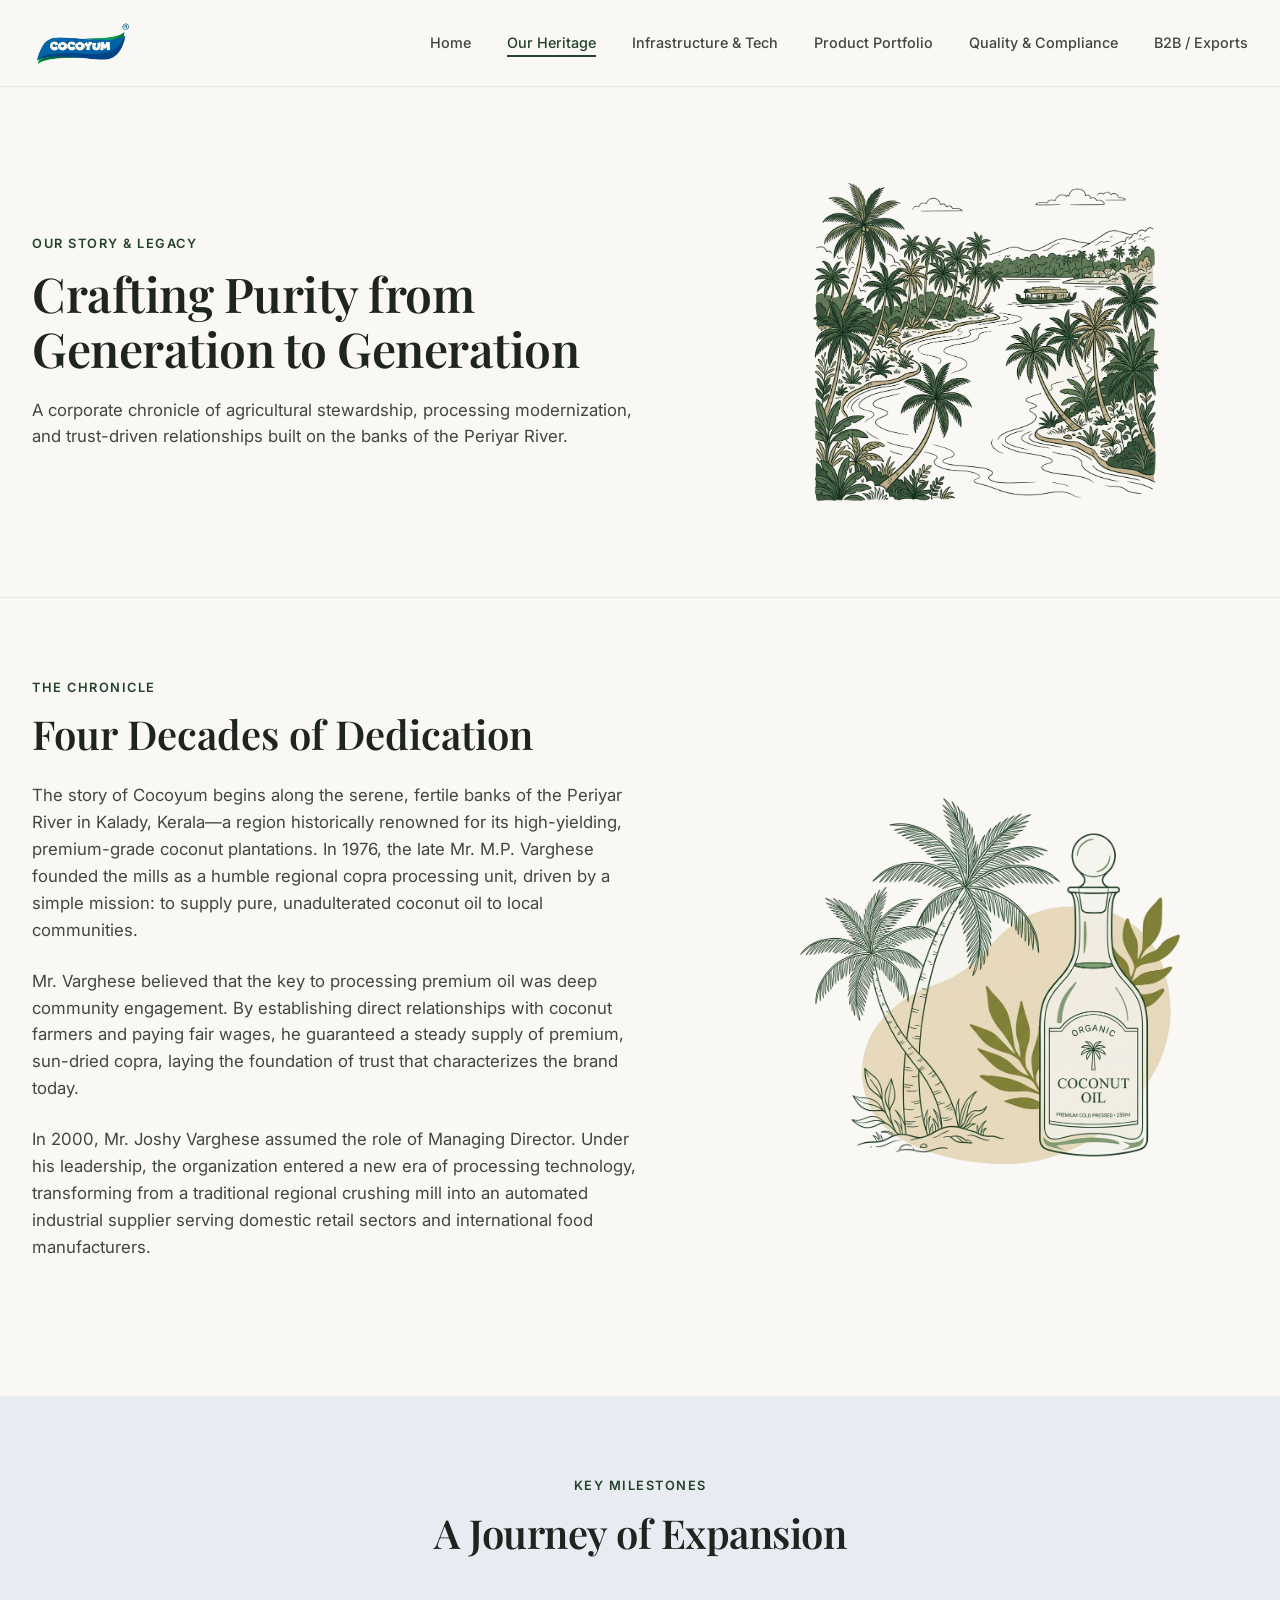
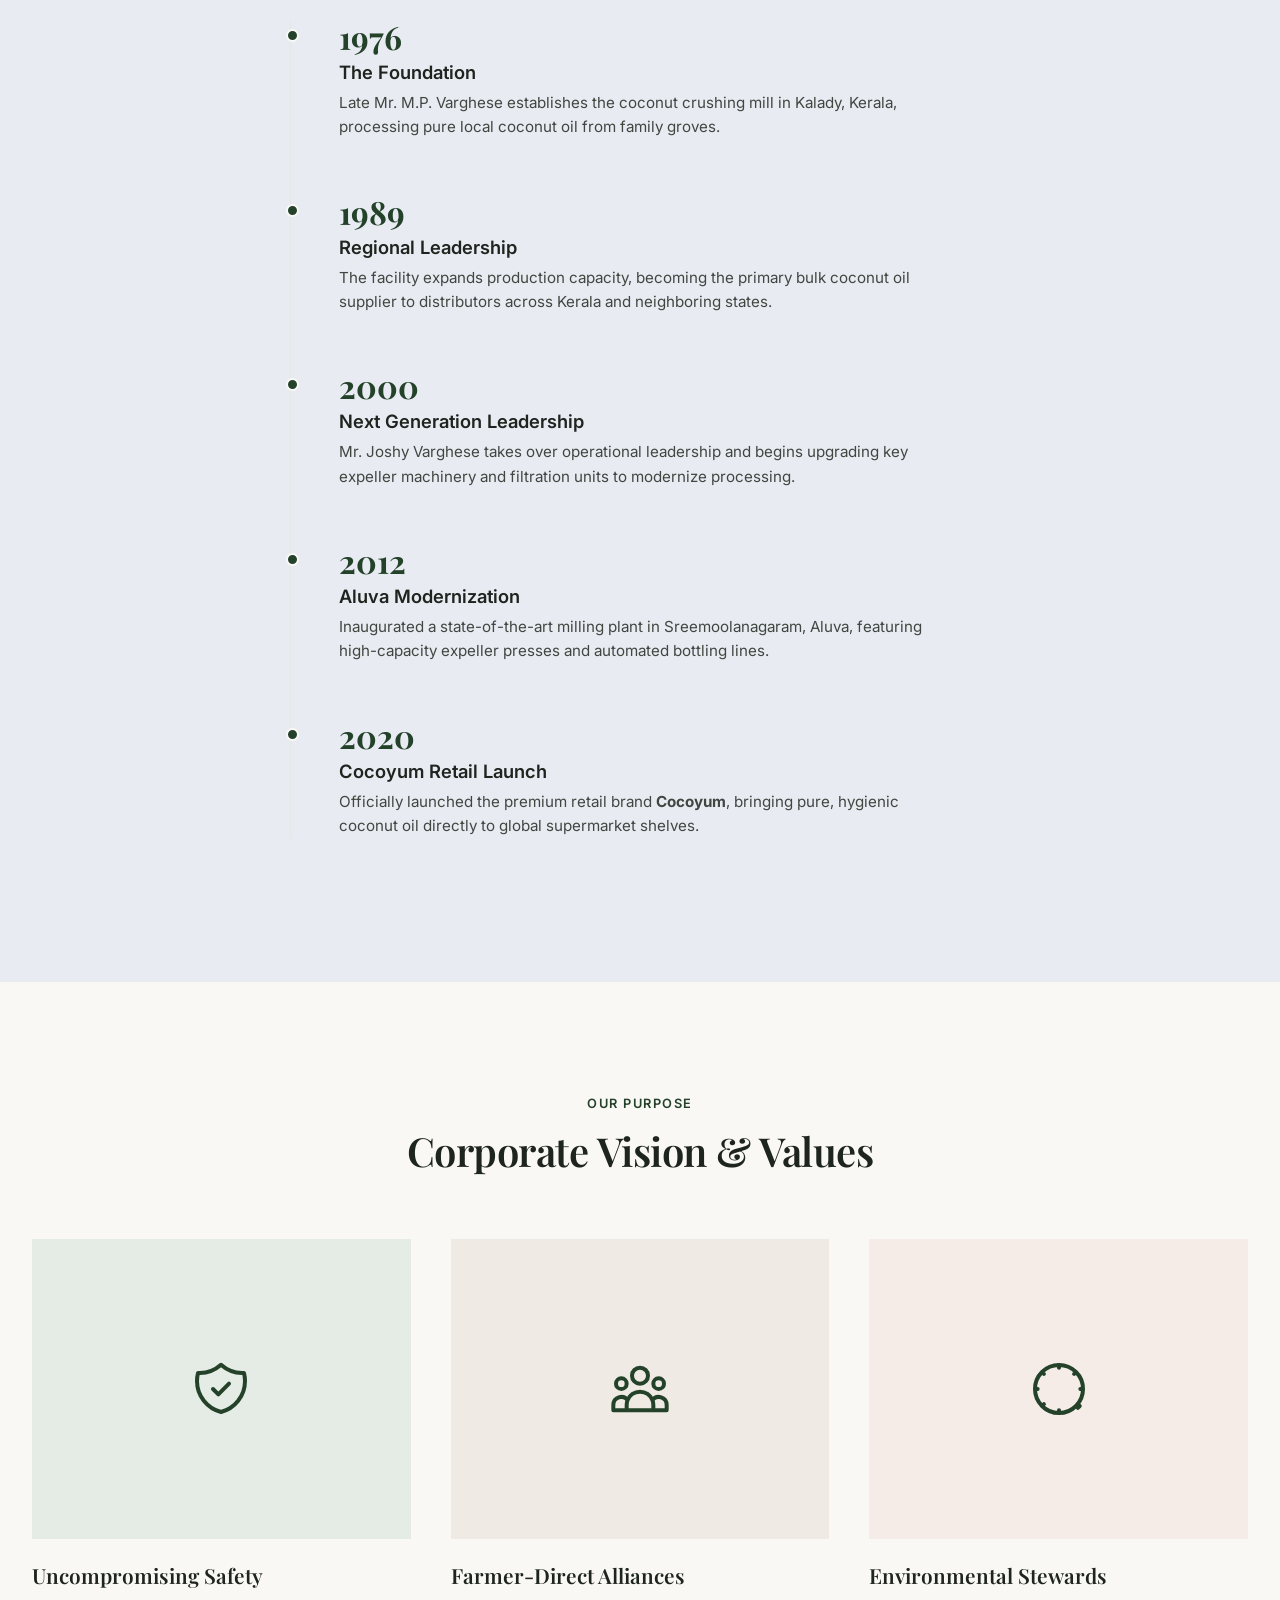
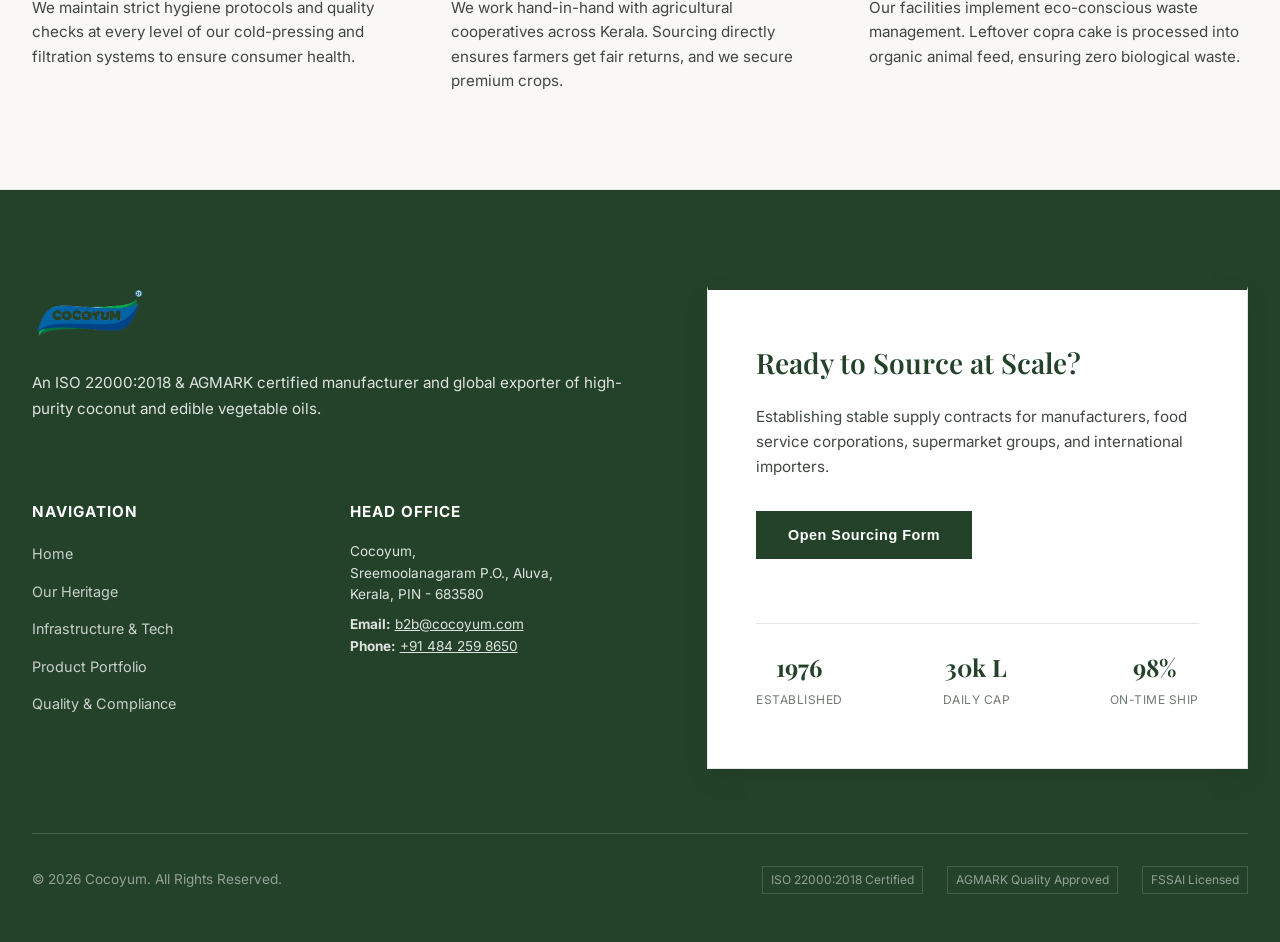
<file: heritage.html>
<!DOCTYPE html>
<html lang="en">
<head>
    <meta charset="UTF-8">
    <meta name="viewport" content="width=device-width, initial-scale=1.0">
    <title>Our Heritage & Legacy | Cocoyum</title>
    <meta name="description" content="Explore the history of Cocoyum, from coconut groves on the banks of Periyar River in Kalady, Kerala, to a global enterprise processing quality edible oils.">
    <meta name="keywords" content="M.P. Varghese, Joshy Varghese, Kalady Roots, Periyar River, Oil Mill History, Sustainable Sourcing">
    <!-- Favicon -->
    <link rel="icon" type="image/png" href="data:image/svg+xml,<svg xmlns=%22http://www.w3.org/2000/svg%22 viewBox=%220 0 100 100%22><text y=%22.9em%22 font-size=%2290%22>🌴</text></svg>">
    <!-- CSS Stylesheet -->
    <link rel="stylesheet" href="css/style.css">
</head>
<body>

    <!-- Header & Navigation -->
    <header id="main-header">
        <div class="nav-container">
            <a href="index.html" class="logo-anchor" id="nav-logo">
                <img src="assets/logo.png" alt="Cocoyum Logo" class="logo-img">
            </a>
            
            <button class="menu-toggle" aria-label="Toggle Navigation" id="menu-toggle-btn">
                <span></span>
                <span></span>
                <span></span>
            </button>
            
            <nav>
                <ul class="nav-links" id="nav-menu">
                    <li><a href="index.html">Home</a></li>
                    <li><a href="heritage.html" class="active">Our Heritage</a></li>
                    <li><a href="infrastructure.html">Infrastructure & Tech</a></li>
                    <li><a href="products.html">Product Portfolio</a></li>
                    <li><a href="quality.html">Quality & Compliance</a></li>
                    <li><a href="b2b.html">B2B / Exports</a></li>
                </ul>
            </nav>
        </div>
    </header>

    <!-- Main Content Area -->
    <main>
        
        <!-- Shared Split Page Hero -->
        <section class="page-hero">
            <div class="page-hero-grid">
                <div class="page-hero-content">
                    <span class="subtitle">Our Story & Legacy</span>
                    <h1>Crafting Purity from Generation to Generation</h1>
                    <p>A corporate chronicle of agricultural stewardship, processing modernization, and trust-driven relationships built on the banks of the Periyar River.</p>
                </div>
                <div class="page-hero-image-wrap">
                    <div class="page-hero-frame bg-tan">
                        <img src="assets/groves_illustration.png" alt="Historical Periyar River banks Illustration" style="max-height: 330px; width: auto; object-fit: contain;">
                    </div>
                </div>
            </div>
        </section>

        <!-- Legacy Narrative -->
        <section class="container" id="history-narrative">
            <div class="snapshot-grid">
                <div class="snapshot-text">
                    <span class="subtitle">The Chronicle</span>
                    <h2>Four Decades of Dedication</h2>
                    <p>The story of Cocoyum begins along the serene, fertile banks of the Periyar River in Kalady, Kerala—a region historically renowned for its high-yielding, premium-grade coconut plantations. In 1976, the late Mr. M.P. Varghese founded the mills as a humble regional copra processing unit, driven by a simple mission: to supply pure, unadulterated coconut oil to local communities.</p>
                    <p>Mr. Varghese believed that the key to processing premium oil was deep community engagement. By establishing direct relationships with coconut farmers and paying fair wages, he guaranteed a steady supply of premium, sun-dried copra, laying the foundation of trust that characterizes the brand today.</p>
                    <p>In 2000, Mr. Joshy Varghese assumed the role of Managing Director. Under his leadership, the organization entered a new era of processing technology, transforming from a traditional regional crushing mill into an automated industrial supplier serving domestic retail sectors and international food manufacturers.</p>
                </div>
                <div class="snapshot-image-wrap">
                    <img src="assets/hero_illustration.png" alt="Cocoyum Premium Coconut Oil Illustration" style="width: 100%; max-width: 380px; margin: 0 auto; display: block;">
                </div>
            </div>
        </section>

        <!-- Chronological Milestone Timeline (Premium Left-Aligned Layout) -->
        <section class="container" style="background-color: var(--tile-slate); border-radius: var(--border-radius-sm); margin-top: 2rem; margin-bottom: 2rem;" id="legacy-timeline">
            <div class="section-title-wrap">
                <span class="subtitle">Key Milestones</span>
                <h2 class="section-title">A Journey of Expansion</h2>
            </div>
            
            <div class="timeline-clean">
                <!-- Milestone 1 -->
                <div class="timeline-clean-item">
                    <div class="timeline-clean-year">1976</div>
                    <h4 class="timeline-clean-title">The Foundation</h4>
                    <p class="timeline-clean-desc">Late Mr. M.P. Varghese establishes the coconut crushing mill in Kalady, Kerala, processing pure local coconut oil from family groves.</p>
                </div>
                
                <!-- Milestone 2 -->
                <div class="timeline-clean-item">
                    <div class="timeline-clean-year">1989</div>
                    <h4 class="timeline-clean-title">Regional Leadership</h4>
                    <p class="timeline-clean-desc">The facility expands production capacity, becoming the primary bulk coconut oil supplier to distributors across Kerala and neighboring states.</p>
                </div>
                
                <!-- Milestone 3 -->
                <div class="timeline-clean-item">
                    <div class="timeline-clean-year">2000</div>
                    <h4 class="timeline-clean-title">Next Generation Leadership</h4>
                    <p class="timeline-clean-desc">Mr. Joshy Varghese takes over operational leadership and begins upgrading key expeller machinery and filtration units to modernize processing.</p>
                </div>
                
                <!-- Milestone 4 -->
                <div class="timeline-clean-item">
                    <div class="timeline-clean-year">2012</div>
                    <h4 class="timeline-clean-title">Aluva Modernization</h4>
                    <p class="timeline-clean-desc">Inaugurated a state-of-the-art milling plant in Sreemoolanagaram, Aluva, featuring high-capacity expeller presses and automated bottling lines.</p>
                </div>

                <!-- Milestone 5 -->
                <div class="timeline-clean-item">
                    <div class="timeline-clean-year">2020</div>
                    <h4 class="timeline-clean-title">Cocoyum Retail Launch</h4>
                    <p class="timeline-clean-desc">Officially launched the premium retail brand <strong>Cocoyum</strong>, bringing pure, hygienic coconut oil directly to global supermarket shelves.</p>
                </div>
            </div>
        </section>

        <!-- Vision and Values with Pastel Backdrops -->
        <section class="container" id="vision-values">
            <div class="section-title-wrap">
                <span class="subtitle">Our Purpose</span>
                <h2 class="section-title">Corporate Vision & Values</h2>
            </div>
            
            <div class="card-grid">
                <!-- Value 1 -->
                <div class="card" id="value-safety">
                    <div class="card-tile bg-sage">
                        <svg xmlns="http://www.w3.org/2000/svg" width="64" height="64" fill="none" viewBox="0 0 24 24" stroke="var(--primary-color)">
                          <path stroke-linecap="round" stroke-linejoin="round" stroke-width="1.5" d="M9 12l2 2 4-4m5.618-4.016A11.955 11.955 0 0112 2.944a11.955 11.955 0 01-8.618 3.04A12.02 12.02 0 003 9c0 5.591 3.824 10.29 9 11.622 5.176-1.332 9-6.03 9-11.622 0-1.042-.133-2.052-.382-3.016z" />
                        </svg>
                    </div>
                    <div class="card-info">
                        <h3>Uncompromising Safety</h3>
                        <p>We maintain strict hygiene protocols and quality checks at every level of our cold-pressing and filtration systems to ensure consumer health.</p>
                    </div>
                </div>

                <!-- Value 2 -->
                <div class="card" id="value-farmers">
                    <div class="card-tile bg-tan">
                        <svg xmlns="http://www.w3.org/2000/svg" width="64" height="64" fill="none" viewBox="0 0 24 24" stroke="var(--primary-color)">
                          <path stroke-linecap="round" stroke-linejoin="round" stroke-width="1.5" d="M17 20h5v-2a3 3 0 00-5.356-1.857M17 20H7m10 0v-2c0-.656-.126-1.283-.356-1.857M7 20H2v-2a3 3 0 015.356-1.857M7 20v-2c0-.656.126-1.283.356-1.857m0 0a5.002 5.002 0 019.288 0M15 7a3 3 0 11-6 0 3 3 0 016 0zm6 3a2 2 0 11-4 0 2 2 0 014 0zM7 10a2 2 0 11-4 0 2 2 0 014 0z" />
                        </svg>
                    </div>
                    <div class="card-info">
                        <h3>Farmer-Direct Alliances</h3>
                        <p>We work hand-in-hand with agricultural cooperatives across Kerala. Sourcing directly ensures farmers get fair returns, and we secure premium crops.</p>
                    </div>
                </div>

                <!-- Value 3 -->
                <div class="card" id="value-sustainability">
                    <div class="card-tile bg-peach">
                        <svg xmlns="http://www.w3.org/2000/svg" width="64" height="64" fill="none" viewBox="0 0 24 24" stroke="var(--primary-color)">
                          <path stroke-linecap="round" stroke-linejoin="round" stroke-width="1.5" d="M12 3v1m0 16v1m9-9h-1M4 12H3m15.364-6.364l-.707.707M6.343 17.657l-.707.707m0-12.728l.707.707m12.728 12.728l.707-.707M21 12a9 9 0 11-18 0 9 9 0 0118 0z" />
                        </svg>
                    </div>
                    <div class="card-info">
                        <h3>Environmental Stewards</h3>
                        <p>Our facilities implement eco-conscious waste management. Leftover copra cake is processed into organic animal feed, ensuring zero biological waste.</p>
                    </div>
                </div>
            </div>
        </section>

    </main>

    <!-- Footer Area -->
    <footer id="main-footer">
        <div class="footer-grid-layout">
            <!-- Left Info Column -->
            <div class="footer-info">
                <div>
                    <a href="index.html" class="footer-logo-anchor">
                        <img src="assets/logo.png" alt="Cocoyum Logo" class="footer-logo-img">
                    </a>
                    <p style="font-size: 0.95rem; line-height: 1.7; margin-bottom: 2rem;">An ISO 22000:2018 & AGMARK certified manufacturer and global exporter of high-purity coconut and edible vegetable oils.</p>
                </div>
                
                <div class="footer-navs">
                    <div class="footer-nav-col">
                        <h4>Navigation</h4>
                        <ul>
                            <li><a href="index.html">Home</a></li>
                            <li><a href="heritage.html">Our Heritage</a></li>
                            <li><a href="infrastructure.html">Infrastructure & Tech</a></li>
                            <li><a href="products.html">Product Portfolio</a></li>
                            <li><a href="quality.html">Quality & Compliance</a></li>
                        </ul>
                    </div>
                    <div class="footer-nav-col">
                        <h4>Head Office</h4>
                        <p style="font-size: 0.85rem; line-height: 1.6; margin-bottom: 0.5rem;">Cocoyum,<br>Sreemoolanagaram P.O., Aluva,<br>Kerala, PIN - 683580</p>
                        <p style="font-size: 0.85rem;"><strong>Email:</strong> <a href="mailto:b2b@cocoyum.com">b2b@cocoyum.com</a><br><strong>Phone:</strong> <a href="tel:+914842598650">+91 484 259 8650</a></p>
                    </div>
                </div>
            </div>
            
                        <!-- Right B2B Sourcing Call-to-Action Card -->
            <div class="footer-cta-wrapper" id="footer-b2b-wrapper">
                <h3>Ready to Source at Scale?</h3>
                <p>Establishing stable supply contracts for manufacturers, food service corporations, supermarket groups, and international importers.</p>
                
                <button class="btn footer-cta-btn" id="footer-open-modal-btn">Open Sourcing Form</button>
                
                <!-- B2B Stats below CTA -->
                <div class="footer-stats-strip">
                    <div class="footer-stat-item">
                        <span class="footer-stat-val">1976</span>
                        <span class="footer-stat-lbl">Established</span>
                    </div>
                    <div class="footer-stat-item">
                        <span class="footer-stat-val">30k L</span>
                        <span class="footer-stat-lbl">Daily Cap</span>
                    </div>
                    <div class="footer-stat-item">
                        <span class="footer-stat-val">98%</span>
                        <span class="footer-stat-lbl">On-Time Ship</span>
                    </div>
                </div>
            </div>
        </div>
        
        <div class="footer-bottom">
            <div>&copy; 2026 Cocoyum. All Rights Reserved.</div>
            <div class="footer-certs-strip">
                <span>ISO 22000:2018 Certified</span>
                <span>AGMARK Quality Approved</span>
                <span>FSSAI Licensed</span>
            </div>
        </div>
    </footer>

    <!-- Floating Contact Button (FOB) -->
    <button class="floating-contact-btn" id="fob-contact-btn" aria-label="Open B2B Sourcing Form">
        <svg xmlns="http://www.w3.org/2000/svg" fill="none" viewBox="0 0 24 24" stroke="currentColor">
            <path stroke-linecap="round" stroke-linejoin="round" stroke-width="1.5" d="M8 12h.01M12 12h.01M16 12h.01M21 12c0 4.418-4.03 8-9 8a9.863 9.863 0 01-4.255-.949L3 20l1.395-3.72C3.512 15.042 3 13.574 3 12c0-4.418 4.03-8 9-8s9 3.582 9 8z" />
        </svg>
        Trade Inquiry
    </button>

    <!-- Accessible Modal Overlay for B2B Sourcing Inquiry -->
    <div class="modal-overlay" id="b2b-modal" role="dialog" aria-modal="true" aria-labelledby="modal-title" aria-hidden="true">
        <div class="modal-card">
            <button class="modal-close-btn" aria-label="Close Inquiry Form" id="modal-close-btn">
                <svg xmlns="http://www.w3.org/2000/svg" fill="none" viewBox="0 0 24 24" stroke="currentColor">
                    <path stroke-linecap="round" stroke-linejoin="round" stroke-width="2" d="M6 18L18 6M6 6l12 12" />
                </svg>
            </button>
            <h3 id="modal-title" class="form-title">Request for Quotation</h3>
            <p class="form-subtitle">Submit your sourcing requirements and our trade desk will respond within 24 business hours.</p>
            
            <form class="footer-form" id="b2b-inquiry-form">
                <div class="form-row">
                    <div class="footer-form-group">
                        <label for="footer-company-name">Company Name *</label>
                        <input type="text" id="footer-company-name" placeholder="e.g., Global Foods Ltd" required>
                    </div>
                    <div class="footer-form-group">
                        <label for="footer-contact-name">Contact Name *</label>
                        <input type="text" id="footer-contact-name" placeholder="e.g., John Doe" required>
                    </div>
                </div>
                <div class="form-row">
                    <div class="footer-form-group">
                        <label for="footer-email">Business Email *</label>
                        <input type="email" id="footer-email" placeholder="e.g., procurement@globalfoods.com" required>
                    </div>
                    <div class="footer-form-group">
                        <label for="footer-product-spec">Select Product *</label>
                        <select id="footer-product-spec" required>
                            <option value="" disabled selected>-- Select Product --</option>
                            <option value="bulk-coconut">Bulk Coconut Oil</option>
                            <option value="cocoyum-retail">Cocoyum Consumer Oil</option>
                            <option value="bulk-sunflower">Bulk Sunflower Oil</option>
                            <option value="bulk-ricebran">Bulk Rice Bran Oil</option>
                        </select>
                    </div>
                </div>
                <div class="form-row">
                    <div class="footer-form-group">
                        <label for="footer-volume">Target Volume *</label>
                        <input type="text" id="footer-volume" placeholder="e.g. 10 Tons" required>
                    </div>
                    <div class="footer-form-group">
                        <label for="footer-destination">Target Destination Port *</label>
                        <input type="text" id="footer-destination" placeholder="e.g. Port of Jebel Ali" required>
                    </div>
                </div>
                <div class="footer-form-group">
                    <label for="footer-message">Additional Specifications</label>
                    <textarea id="footer-message" rows="3" placeholder="Specify packaging, terms..."></textarea>
                </div>
                
                <!-- Form Status Banner -->
                <div class="form-status" id="form-status-message"></div>
                
                <button type="submit" class="btn footer-form-btn" style="width: 100%; margin-top: 1rem;">Submit Trade Inquiry</button>
            </form>
        </div>
    </div>

    <!-- Main JavaScript Logic -->
    <script src="js/main.js"></script>
</body>
</html>
</file>
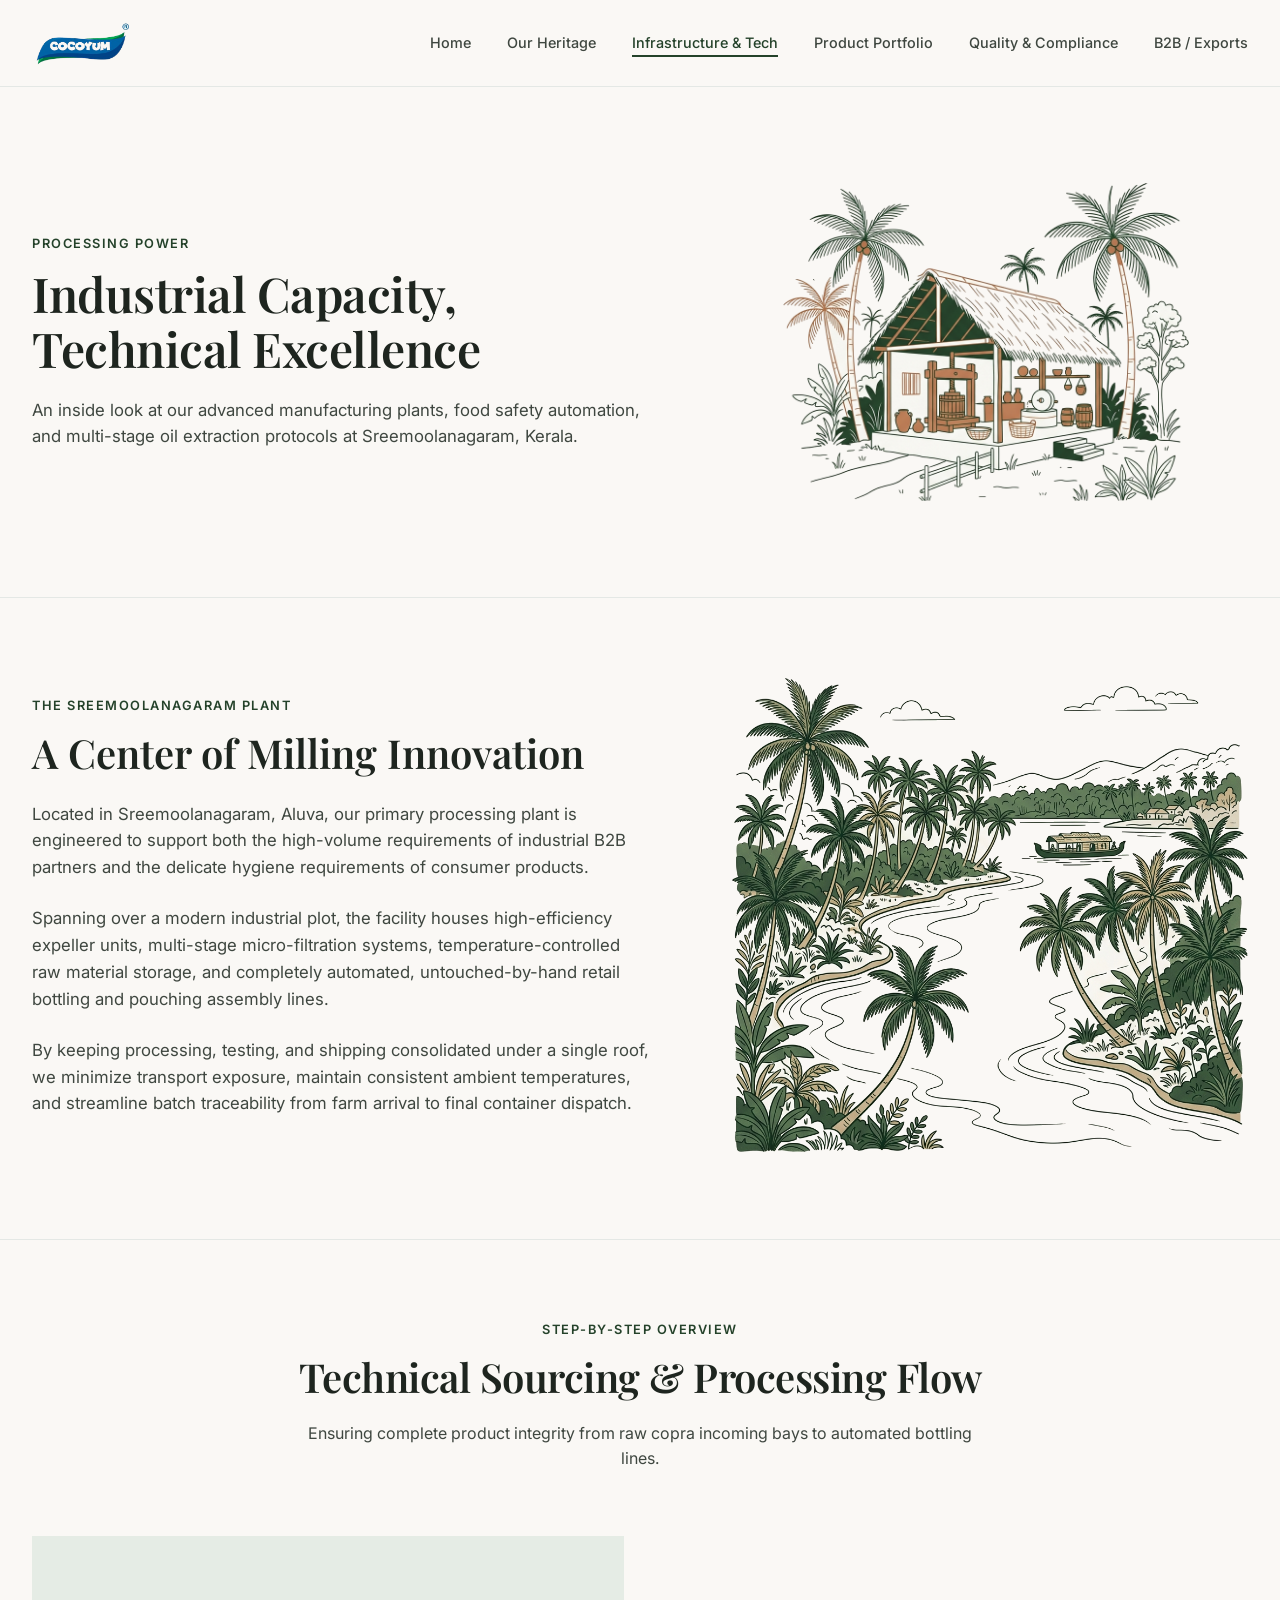
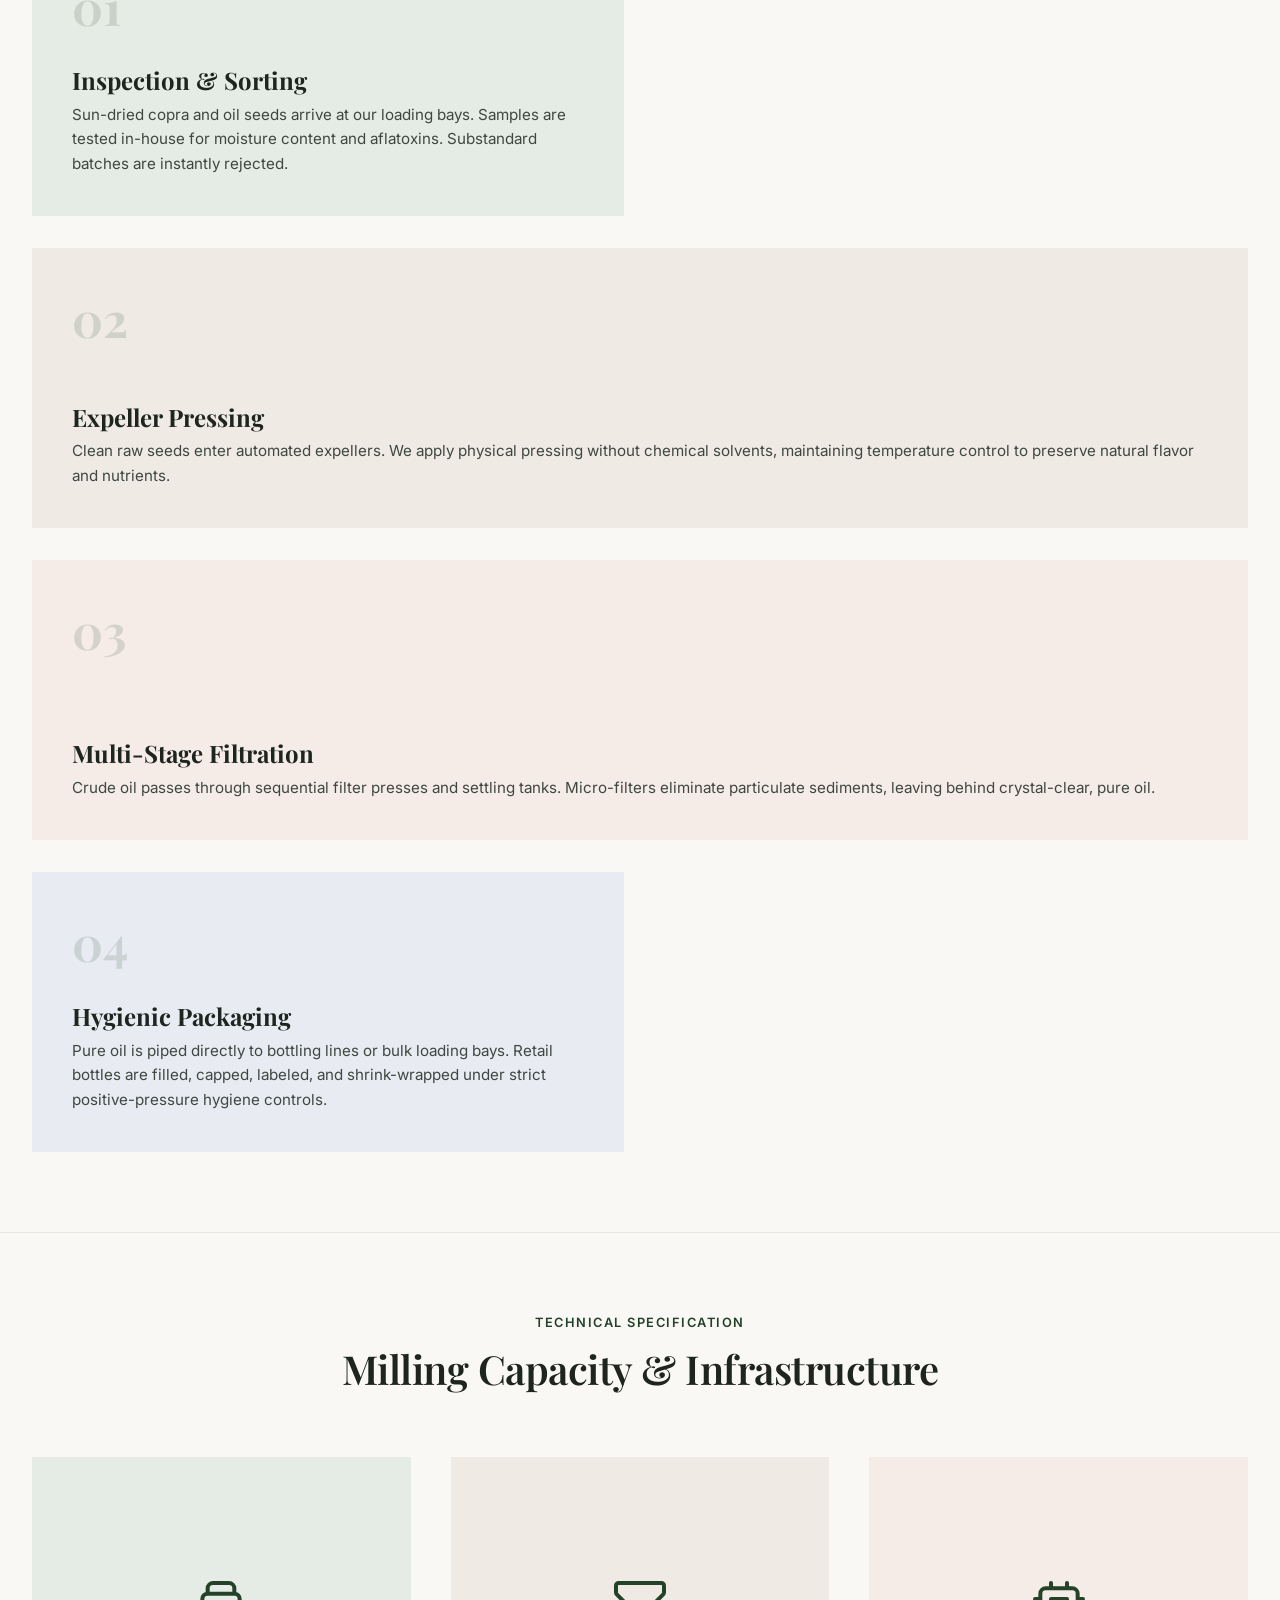
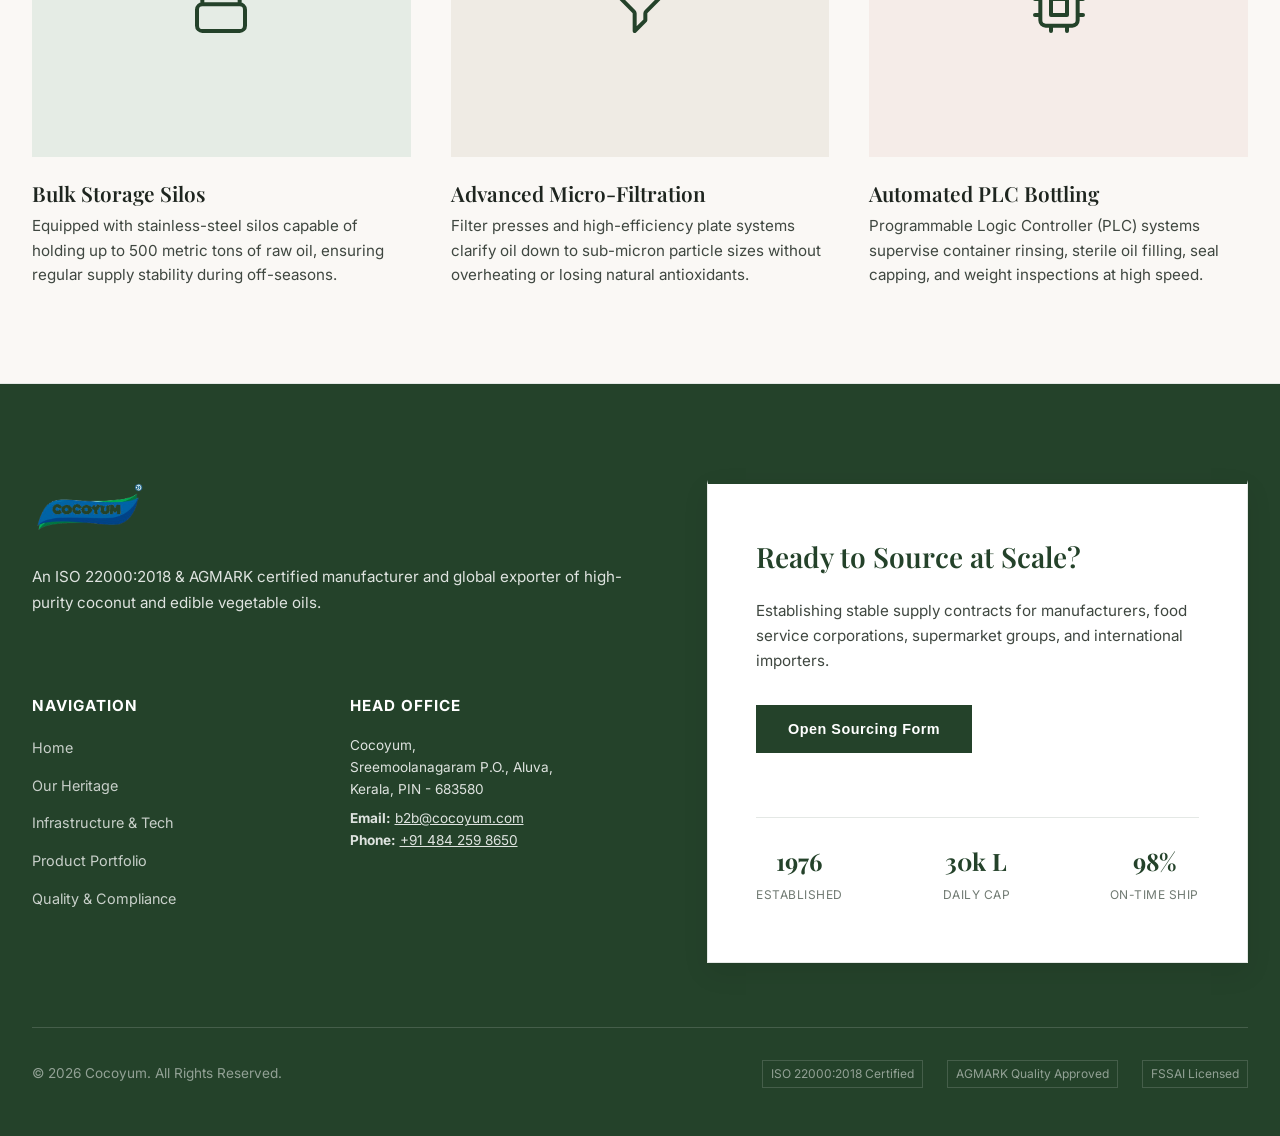
<file: infrastructure.html>
<!DOCTYPE html>
<html lang="en">
<head>
    <meta charset="UTF-8">
    <meta name="viewport" content="width=device-width, initial-scale=1.0">
    <title>Infrastructure & Processing Technology | Cocoyum</title>
    <meta name="description" content="Explore Cocoyum' advanced expeller pressing, filtering, and bulk storage facilities at Sreemoolanagaram, Aluva. Clean, automated, and hygienic oil milling.">
    <meta name="keywords" content="Expeller Units, Filtration Systems, Bulk Storage Aluva, Cold Pressing Technology, Hygienic Packaging">
    <!-- Favicon -->
    <link rel="icon" type="image/png" href="data:image/svg+xml,<svg xmlns=%22http://www.w3.org/2000/svg%22 viewBox=%220 0 100 100%22><text y=%22.9em%22 font-size=%2290%22>🌴</text></svg>">
    <!-- CSS Stylesheet -->
    <link rel="stylesheet" href="css/style.css">
</head>
<body>

    <!-- Header & Navigation -->
    <header id="main-header">
        <div class="nav-container">
            <a href="index.html" class="logo-anchor" id="nav-logo">
                <img src="assets/logo.png" alt="Cocoyum Logo" class="logo-img">
            </a>
            
            <button class="menu-toggle" aria-label="Toggle Navigation" id="menu-toggle-btn">
                <span></span>
                <span></span>
                <span></span>
            </button>
            
            <nav>
                <ul class="nav-links" id="nav-menu">
                    <li><a href="index.html">Home</a></li>
                    <li><a href="heritage.html">Our Heritage</a></li>
                    <li><a href="infrastructure.html" class="active">Infrastructure & Tech</a></li>
                    <li><a href="products.html">Product Portfolio</a></li>
                    <li><a href="quality.html">Quality & Compliance</a></li>
                    <li><a href="b2b.html">B2B / Exports</a></li>
                </ul>
            </nav>
        </div>
    </header>

    <!-- Main Content Area -->
    <main>
        
        <!-- Shared Split Page Hero -->
        <section class="page-hero">
            <div class="page-hero-grid">
                <div class="page-hero-content">
                    <span class="subtitle">Processing Power</span>
                    <h1>Industrial Capacity, Technical Excellence</h1>
                    <p>An inside look at our advanced manufacturing plants, food safety automation, and multi-stage oil extraction protocols at Sreemoolanagaram, Kerala.</p>
                </div>
                <div class="page-hero-image-wrap">
                    <div class="page-hero-frame bg-tan">
                        <img src="assets/industry_illustration.png" alt="Industrial Milling Facility Illustration" style="max-height: 330px; width: auto; object-fit: contain;">
                    </div>
                </div>
            </div>
        </section>

        <!-- Facility Showcase -->
        <section class="container" id="facility-showcase">
            <div class="snapshot-grid">
                <div class="snapshot-text">
                    <span class="subtitle">The Sreemoolanagaram Plant</span>
                    <h2>A Center of Milling Innovation</h2>
                    <p>Located in Sreemoolanagaram, Aluva, our primary processing plant is engineered to support both the high-volume requirements of industrial B2B partners and the delicate hygiene requirements of consumer products.</p>
                    <p>Spanning over a modern industrial plot, the facility houses high-efficiency expeller units, multi-stage micro-filtration systems, temperature-controlled raw material storage, and completely automated, untouched-by-hand retail bottling and pouching assembly lines.</p>
                    <p>By keeping processing, testing, and shipping consolidated under a single roof, we minimize transport exposure, maintain consistent ambient temperatures, and streamline batch traceability from farm arrival to final container dispatch.</p>
                </div>
                <div class="snapshot-image-wrap">
                    <img src="assets/groves_illustration.png" alt="Grove surroundings Illustration" style="width: 100%; height: auto;">
                </div>
            </div>
        </section>

        <!-- Process Transparency Sequence (Asymmetrical Mosaic Grid) -->
        <section class="container" style="border-top: 1px solid var(--neutral-light);" id="process-transparency">
            <div class="section-title-wrap">
                <span class="subtitle">Step-by-Step Overview</span>
                <h2 class="section-title">Technical Sourcing & Processing Flow</h2>
                <p>Ensuring complete product integrity from raw copra incoming bays to automated bottling lines.</p>
            </div>
            
            <div class="mosaic-grid">
                <!-- Step 1 -->
                <div class="mosaic-card bg-sage" id="step-sourcing">
                    <span class="mosaic-num">01</span>
                    <div>
                        <h4 class="mosaic-card-title">Inspection & Sorting</h4>
                        <p class="mosaic-card-desc">Sun-dried copra and oil seeds arrive at our loading bays. Samples are tested in-house for moisture content and aflatoxins. Substandard batches are instantly rejected.</p>
                    </div>
                </div>
                
                <!-- Step 2 -->
                <div class="mosaic-card wide bg-tan" id="step-pressing">
                    <span class="mosaic-num">02</span>
                    <div>
                        <h4 class="mosaic-card-title">Expeller Pressing</h4>
                        <p class="mosaic-card-desc">Clean raw seeds enter automated expellers. We apply physical pressing without chemical solvents, maintaining temperature control to preserve natural flavor and nutrients.</p>
                    </div>
                </div>
                
                <!-- Step 3 -->
                <div class="mosaic-card wide bg-peach" id="step-filtering">
                    <span class="mosaic-num">03</span>
                    <div>
                        <h4 class="mosaic-card-title">Multi-Stage Filtration</h4>
                        <p class="mosaic-card-desc">Crude oil passes through sequential filter presses and settling tanks. Micro-filters eliminate particulate sediments, leaving behind crystal-clear, pure oil.</p>
                    </div>
                </div>
                
                <!-- Step 4 -->
                <div class="mosaic-card bg-slate" id="step-packaging">
                    <span class="mosaic-num">04</span>
                    <div>
                        <h4 class="mosaic-card-title">Hygienic Packaging</h4>
                        <p class="mosaic-card-desc">Pure oil is piped directly to bottling lines or bulk loading bays. Retail bottles are filled, capped, labeled, and shrink-wrapped under strict positive-pressure hygiene controls.</p>
                    </div>
                </div>
            </div>
        </section>

        <!-- Facility Highlights (Key Cards with Pastel backdrops) -->
        <section class="container" style="border-top: 1px solid var(--neutral-light);" id="infra-highlights">
            <div class="section-title-wrap">
                <span class="subtitle">Technical Specification</span>
                <h2 class="section-title">Milling Capacity & Infrastructure</h2>
            </div>
            
            <div class="card-grid">
                <div class="card" id="infra-storage">
                    <div class="card-tile bg-sage">
                        <svg xmlns="http://www.w3.org/2000/svg" width="64" height="64" fill="none" viewBox="0 0 24 24" stroke="var(--primary-color)">
                          <path stroke-linecap="round" stroke-linejoin="round" stroke-width="1.5" d="M19 11H5m14 0a2 2 0 012 2v6a2 2 0 01-2 2H5a2 2 0 01-2-2v-6a2 2 0 012-2m14 0V9a2 2 0 00-2-2M5 11V9a2 2 0 012-2m0 0V5a2 2 0 012-2h6a2 2 0 012 2v2M7 7h10" />
                        </svg>
                    </div>
                    <div class="card-info">
                        <h3>Bulk Storage Silos</h3>
                        <p>Equipped with stainless-steel silos capable of holding up to 500 metric tons of raw oil, ensuring regular supply stability during off-seasons.</p>
                    </div>
                </div>
                
                <div class="card" id="infra-filtration">
                    <div class="card-tile bg-tan">
                        <svg xmlns="http://www.w3.org/2000/svg" width="64" height="64" fill="none" viewBox="0 0 24 24" stroke="var(--primary-color)">
                          <path stroke-linecap="round" stroke-linejoin="round" stroke-width="1.5" d="M3 4a1 1 0 011-1h16a1 1 0 011 1v2.586a1 1 0 01-.293.707l-6.414 6.414a1 1 0 00-.293.707V17l-4 4v-6.586a1 1 0 00-.293-.707L3.293 7.293A1 1 0 013 6.586V4z" />
                        </svg>
                    </div>
                    <div class="card-info">
                        <h3>Advanced Micro-Filtration</h3>
                        <p>Filter presses and high-efficiency plate systems clarify oil down to sub-micron particle sizes without overheating or losing natural antioxidants.</p>
                    </div>
                </div>

                <div class="card" id="infra-automation">
                    <div class="card-tile bg-peach">
                        <svg xmlns="http://www.w3.org/2000/svg" width="64" height="64" fill="none" viewBox="0 0 24 24" stroke="var(--primary-color)">
                          <path stroke-linecap="round" stroke-linejoin="round" stroke-width="1.5" d="M9 3v2m6-2v2M9 19v2m6-2v2M5 9H3m2 6H3m18-6h-2m2 6h-2M7 19h10a2 2 0 002-2V7a2 2 0 00-2-2H7a2 2 0 00-2 2v10a2 2 0 002 2zM9 9h6v6H9V9z" />
                        </svg>
                    </div>
                    <div class="card-info">
                        <h3>Automated PLC Bottling</h3>
                        <p>Programmable Logic Controller (PLC) systems supervise container rinsing, sterile oil filling, seal capping, and weight inspections at high speed.</p>
                    </div>
                </div>
            </div>
        </section>

    </main>

    <!-- Footer Area -->
    <footer id="main-footer">
        <div class="footer-grid-layout">
            <!-- Left Info Column -->
            <div class="footer-info">
                <div>
                    <a href="index.html" class="footer-logo-anchor">
                        <img src="assets/logo.png" alt="Cocoyum Logo" class="footer-logo-img">
                    </a>
                    <p style="font-size: 0.95rem; line-height: 1.7; margin-bottom: 2rem;">An ISO 22000:2018 & AGMARK certified manufacturer and global exporter of high-purity coconut and edible vegetable oils.</p>
                </div>
                
                <div class="footer-navs">
                    <div class="footer-nav-col">
                        <h4>Navigation</h4>
                        <ul>
                            <li><a href="index.html">Home</a></li>
                            <li><a href="heritage.html">Our Heritage</a></li>
                            <li><a href="infrastructure.html">Infrastructure & Tech</a></li>
                            <li><a href="products.html">Product Portfolio</a></li>
                            <li><a href="quality.html">Quality & Compliance</a></li>
                        </ul>
                    </div>
                    <div class="footer-nav-col">
                        <h4>Head Office</h4>
                        <p style="font-size: 0.85rem; line-height: 1.6; margin-bottom: 0.5rem;">Cocoyum,<br>Sreemoolanagaram P.O., Aluva,<br>Kerala, PIN - 683580</p>
                        <p style="font-size: 0.85rem;"><strong>Email:</strong> <a href="mailto:b2b@cocoyum.com">b2b@cocoyum.com</a><br><strong>Phone:</strong> <a href="tel:+914842598650">+91 484 259 8650</a></p>
                    </div>
                </div>
            </div>
            
                        <!-- Right B2B Sourcing Call-to-Action Card -->
            <div class="footer-cta-wrapper" id="footer-b2b-wrapper">
                <h3>Ready to Source at Scale?</h3>
                <p>Establishing stable supply contracts for manufacturers, food service corporations, supermarket groups, and international importers.</p>
                
                <button class="btn footer-cta-btn" id="footer-open-modal-btn">Open Sourcing Form</button>
                
                <!-- B2B Stats below CTA -->
                <div class="footer-stats-strip">
                    <div class="footer-stat-item">
                        <span class="footer-stat-val">1976</span>
                        <span class="footer-stat-lbl">Established</span>
                    </div>
                    <div class="footer-stat-item">
                        <span class="footer-stat-val">30k L</span>
                        <span class="footer-stat-lbl">Daily Cap</span>
                    </div>
                    <div class="footer-stat-item">
                        <span class="footer-stat-val">98%</span>
                        <span class="footer-stat-lbl">On-Time Ship</span>
                    </div>
                </div>
            </div>
        </div>
        
        <div class="footer-bottom">
            <div>&copy; 2026 Cocoyum. All Rights Reserved.</div>
            <div class="footer-certs-strip">
                <span>ISO 22000:2018 Certified</span>
                <span>AGMARK Quality Approved</span>
                <span>FSSAI Licensed</span>
            </div>
        </div>
    </footer>

    <!-- Floating Contact Button (FOB) -->
    <button class="floating-contact-btn" id="fob-contact-btn" aria-label="Open B2B Sourcing Form">
        <svg xmlns="http://www.w3.org/2000/svg" fill="none" viewBox="0 0 24 24" stroke="currentColor">
            <path stroke-linecap="round" stroke-linejoin="round" stroke-width="1.5" d="M8 12h.01M12 12h.01M16 12h.01M21 12c0 4.418-4.03 8-9 8a9.863 9.863 0 01-4.255-.949L3 20l1.395-3.72C3.512 15.042 3 13.574 3 12c0-4.418 4.03-8 9-8s9 3.582 9 8z" />
        </svg>
        Trade Inquiry
    </button>

    <!-- Accessible Modal Overlay for B2B Sourcing Inquiry -->
    <div class="modal-overlay" id="b2b-modal" role="dialog" aria-modal="true" aria-labelledby="modal-title" aria-hidden="true">
        <div class="modal-card">
            <button class="modal-close-btn" aria-label="Close Inquiry Form" id="modal-close-btn">
                <svg xmlns="http://www.w3.org/2000/svg" fill="none" viewBox="0 0 24 24" stroke="currentColor">
                    <path stroke-linecap="round" stroke-linejoin="round" stroke-width="2" d="M6 18L18 6M6 6l12 12" />
                </svg>
            </button>
            <h3 id="modal-title" class="form-title">Request for Quotation</h3>
            <p class="form-subtitle">Submit your sourcing requirements and our trade desk will respond within 24 business hours.</p>
            
            <form class="footer-form" id="b2b-inquiry-form">
                <div class="form-row">
                    <div class="footer-form-group">
                        <label for="footer-company-name">Company Name *</label>
                        <input type="text" id="footer-company-name" placeholder="e.g., Global Foods Ltd" required>
                    </div>
                    <div class="footer-form-group">
                        <label for="footer-contact-name">Contact Name *</label>
                        <input type="text" id="footer-contact-name" placeholder="e.g., John Doe" required>
                    </div>
                </div>
                <div class="form-row">
                    <div class="footer-form-group">
                        <label for="footer-email">Business Email *</label>
                        <input type="email" id="footer-email" placeholder="e.g., procurement@globalfoods.com" required>
                    </div>
                    <div class="footer-form-group">
                        <label for="footer-product-spec">Select Product *</label>
                        <select id="footer-product-spec" required>
                            <option value="" disabled selected>-- Select Product --</option>
                            <option value="bulk-coconut">Bulk Coconut Oil</option>
                            <option value="cocoyum-retail">Cocoyum Consumer Oil</option>
                            <option value="bulk-sunflower">Bulk Sunflower Oil</option>
                            <option value="bulk-ricebran">Bulk Rice Bran Oil</option>
                        </select>
                    </div>
                </div>
                <div class="form-row">
                    <div class="footer-form-group">
                        <label for="footer-volume">Target Volume *</label>
                        <input type="text" id="footer-volume" placeholder="e.g. 10 Tons" required>
                    </div>
                    <div class="footer-form-group">
                        <label for="footer-destination">Target Destination Port *</label>
                        <input type="text" id="footer-destination" placeholder="e.g. Port of Jebel Ali" required>
                    </div>
                </div>
                <div class="footer-form-group">
                    <label for="footer-message">Additional Specifications</label>
                    <textarea id="footer-message" rows="3" placeholder="Specify packaging, terms..."></textarea>
                </div>
                
                <!-- Form Status Banner -->
                <div class="form-status" id="form-status-message"></div>
                
                <button type="submit" class="btn footer-form-btn" style="width: 100%; margin-top: 1rem;">Submit Trade Inquiry</button>
            </form>
        </div>
    </div>

    <!-- Main JavaScript Logic -->
    <script src="js/main.js"></script>
</body>
</html>
</file>
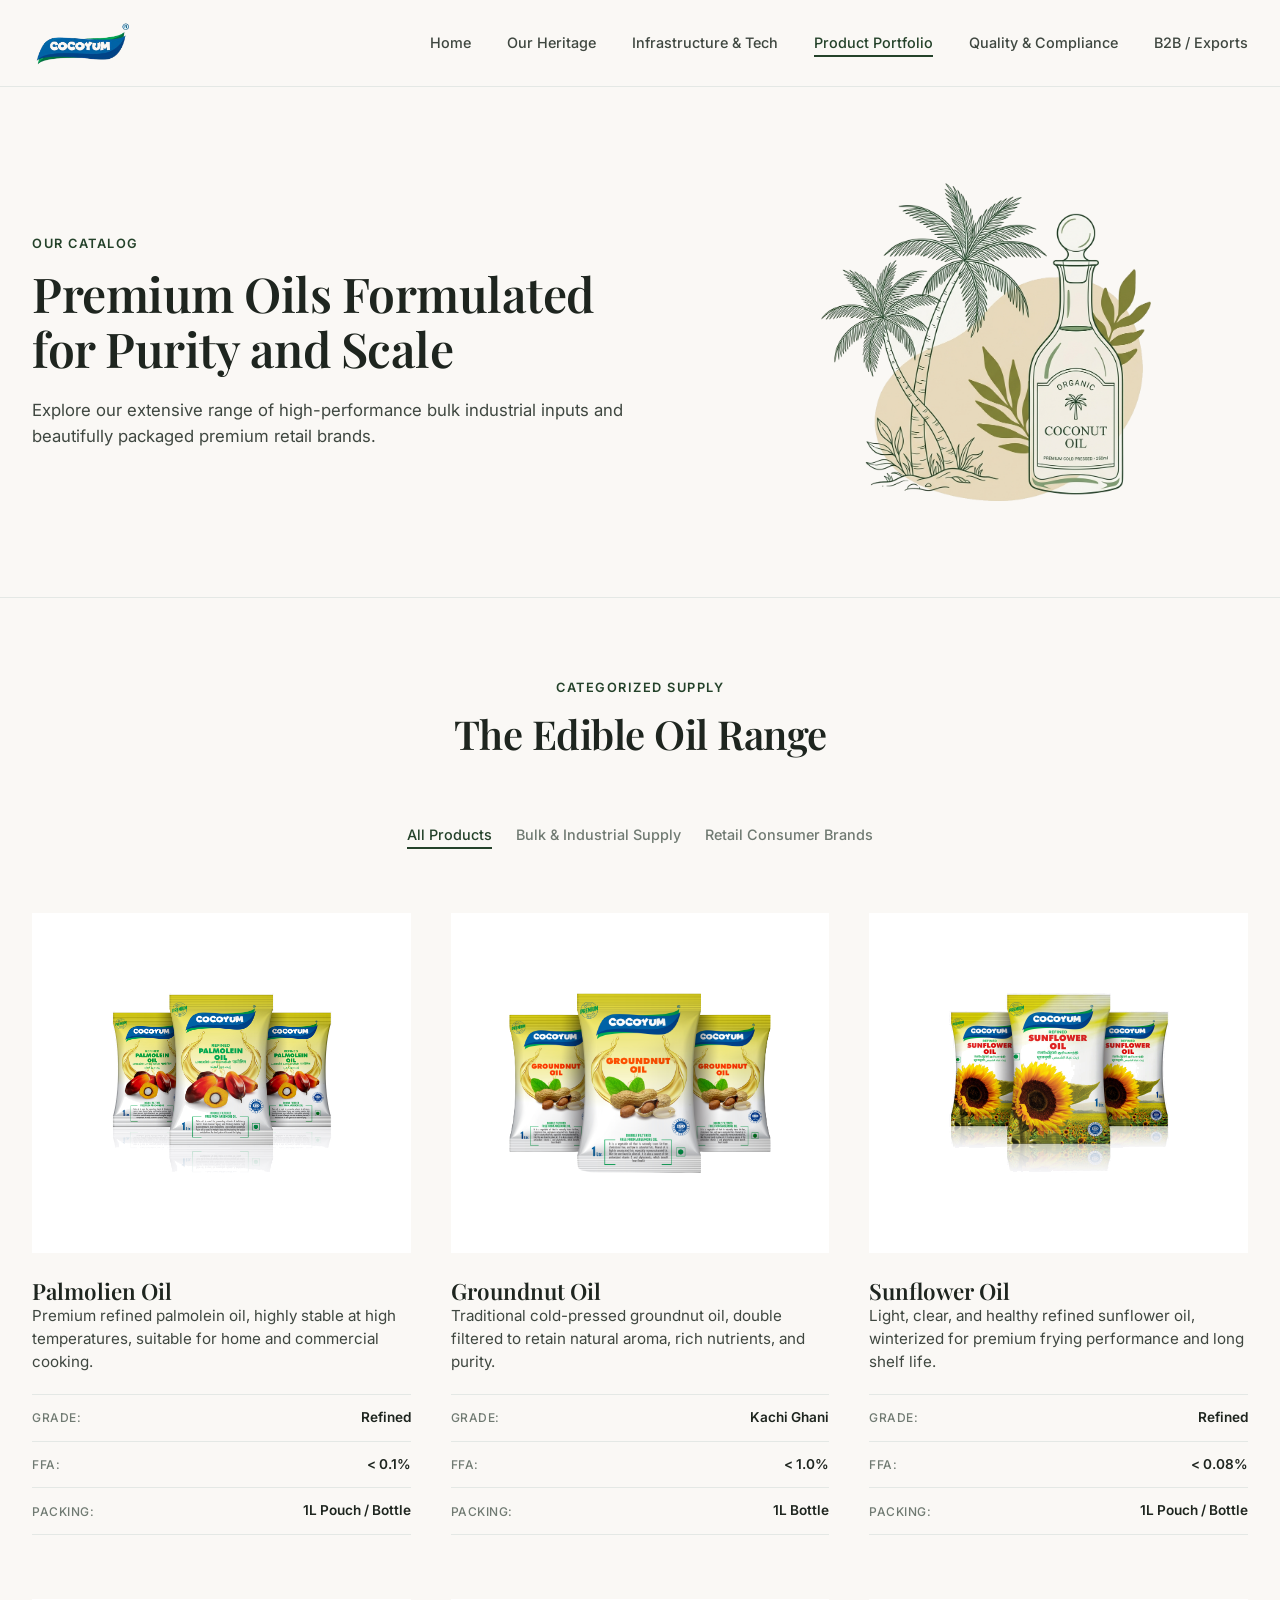
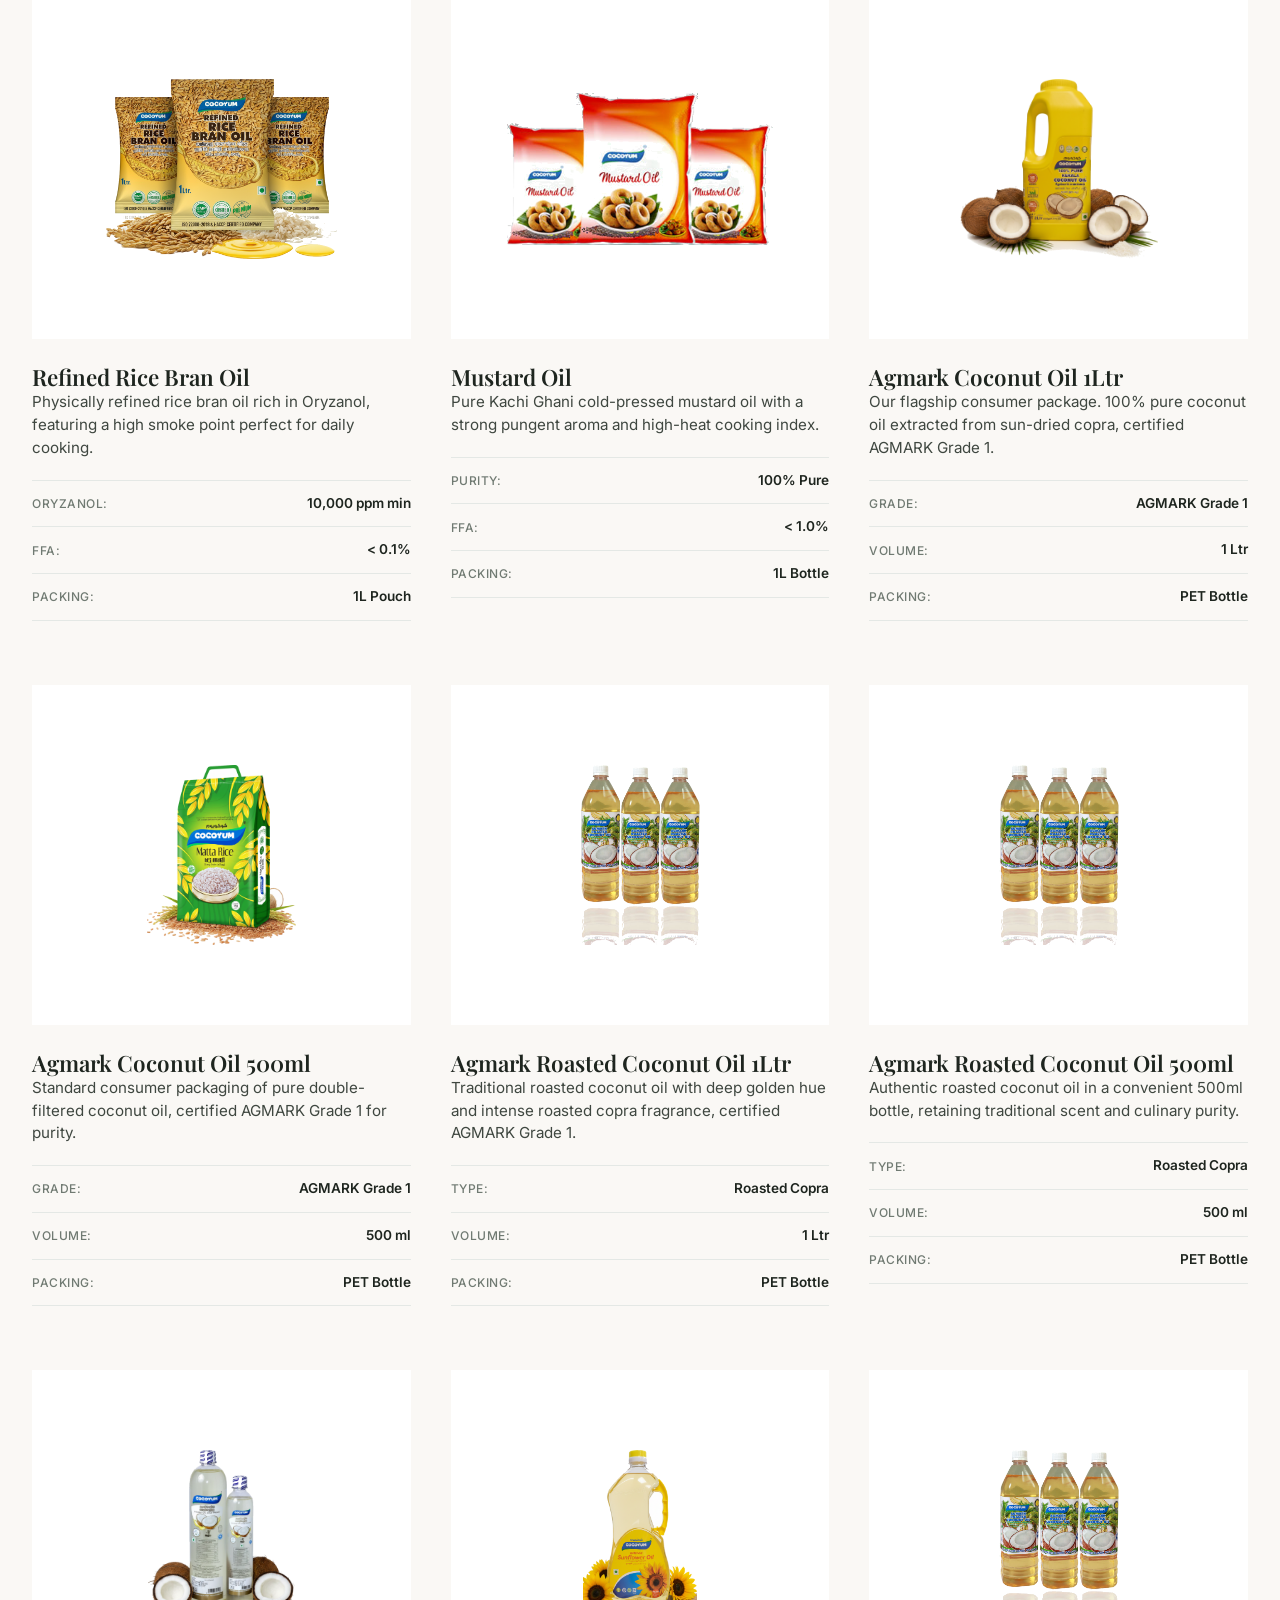
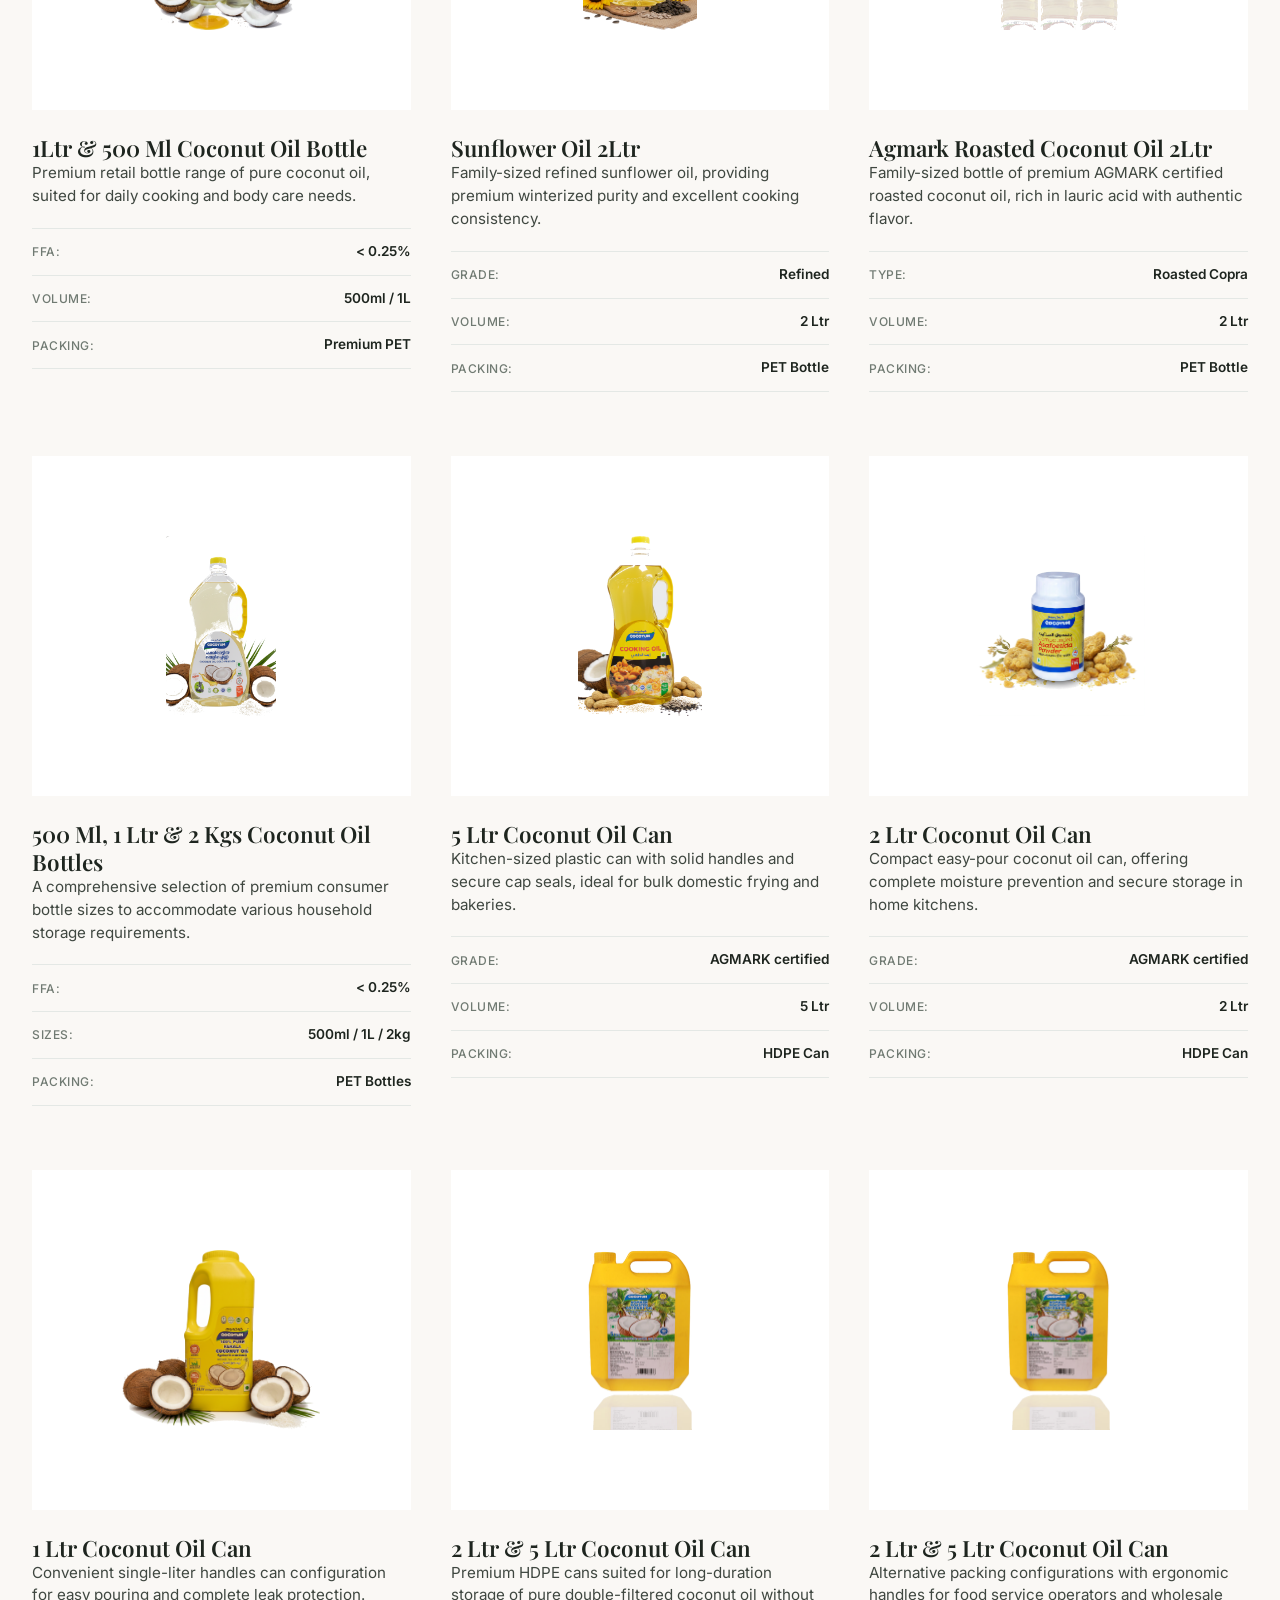
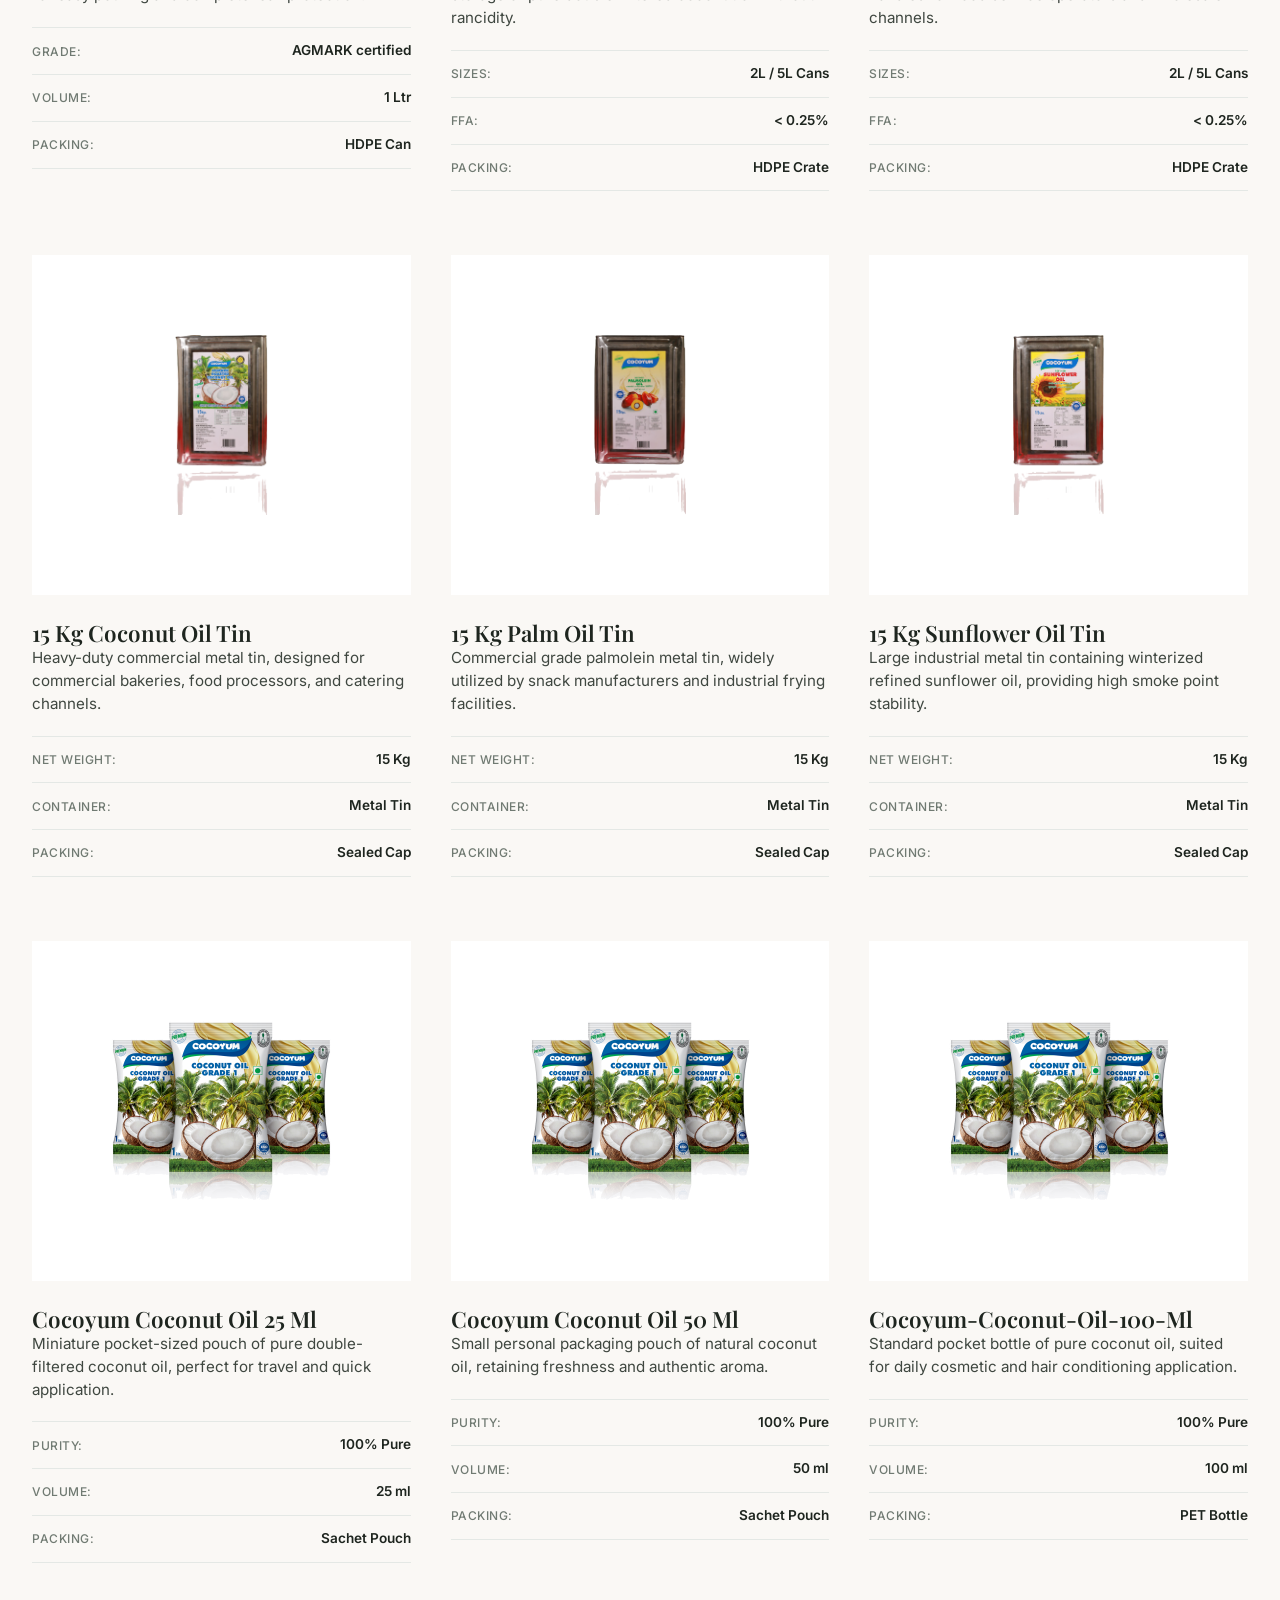
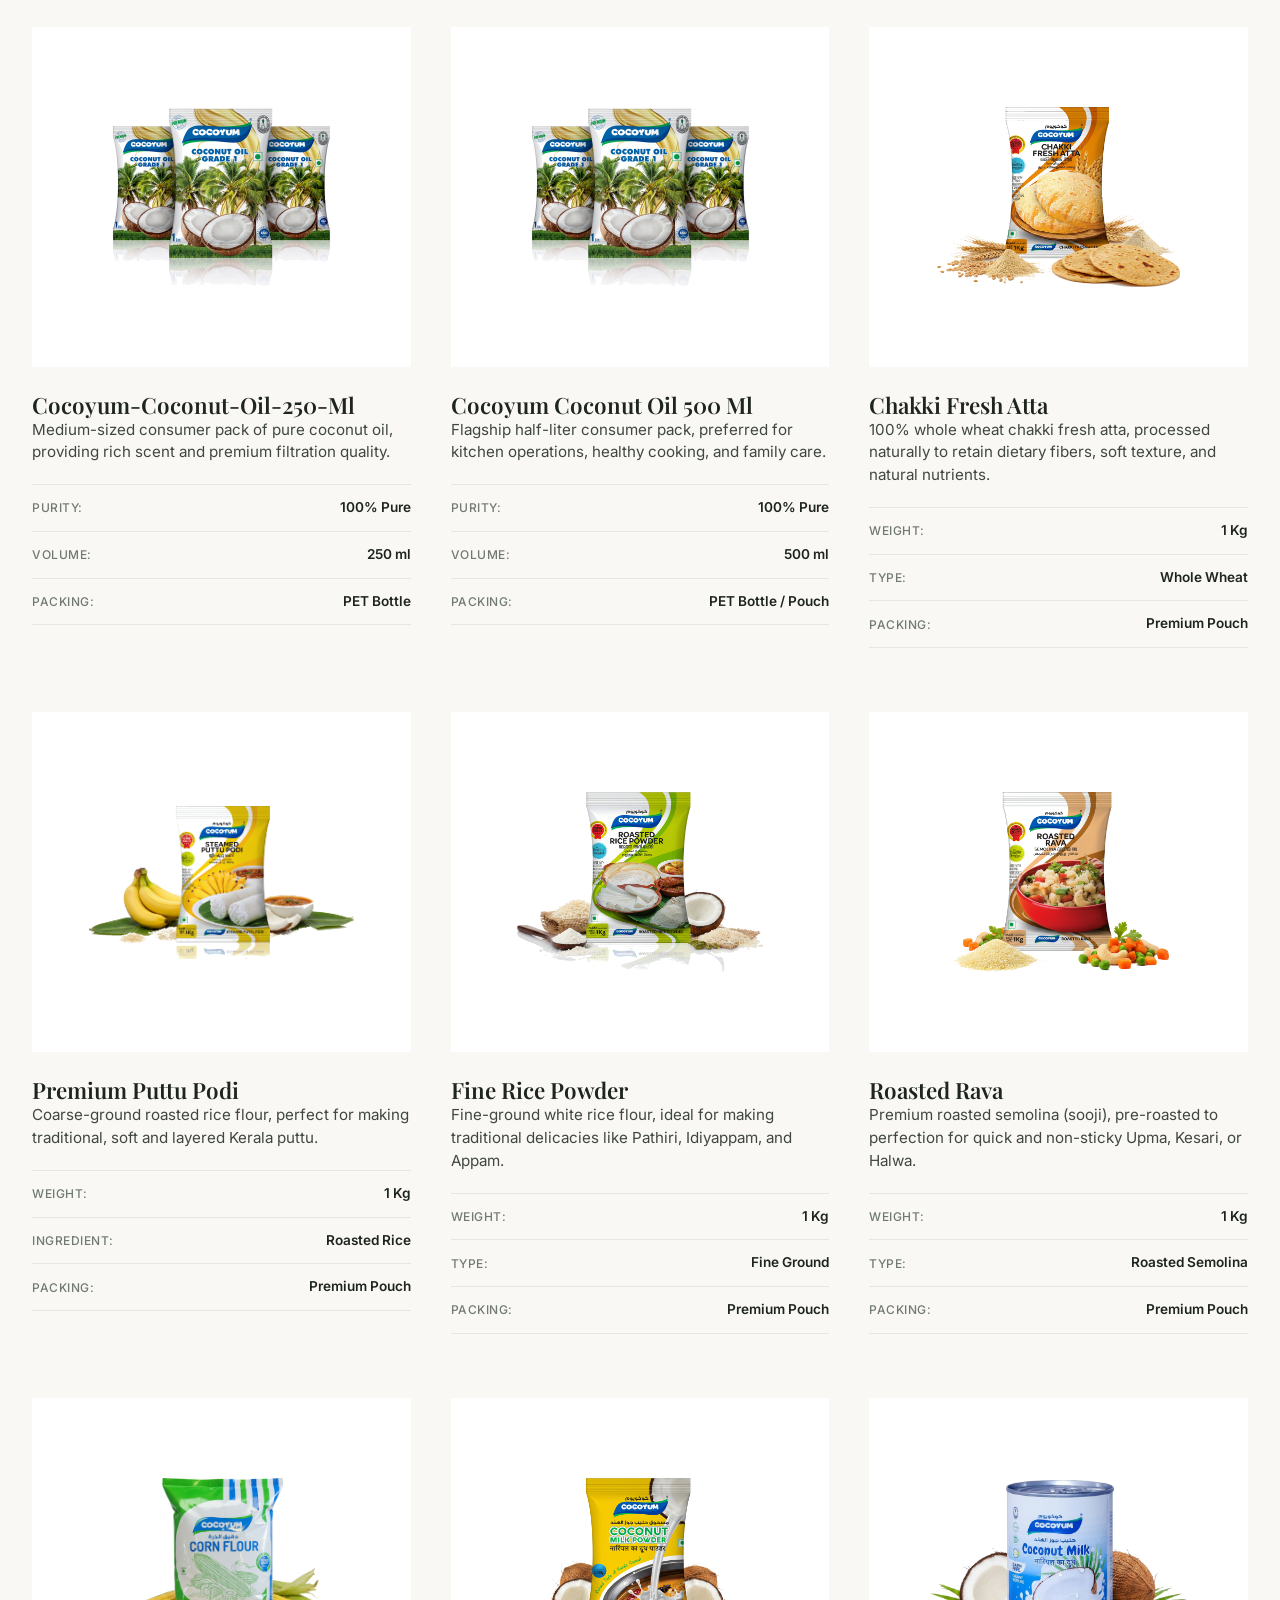
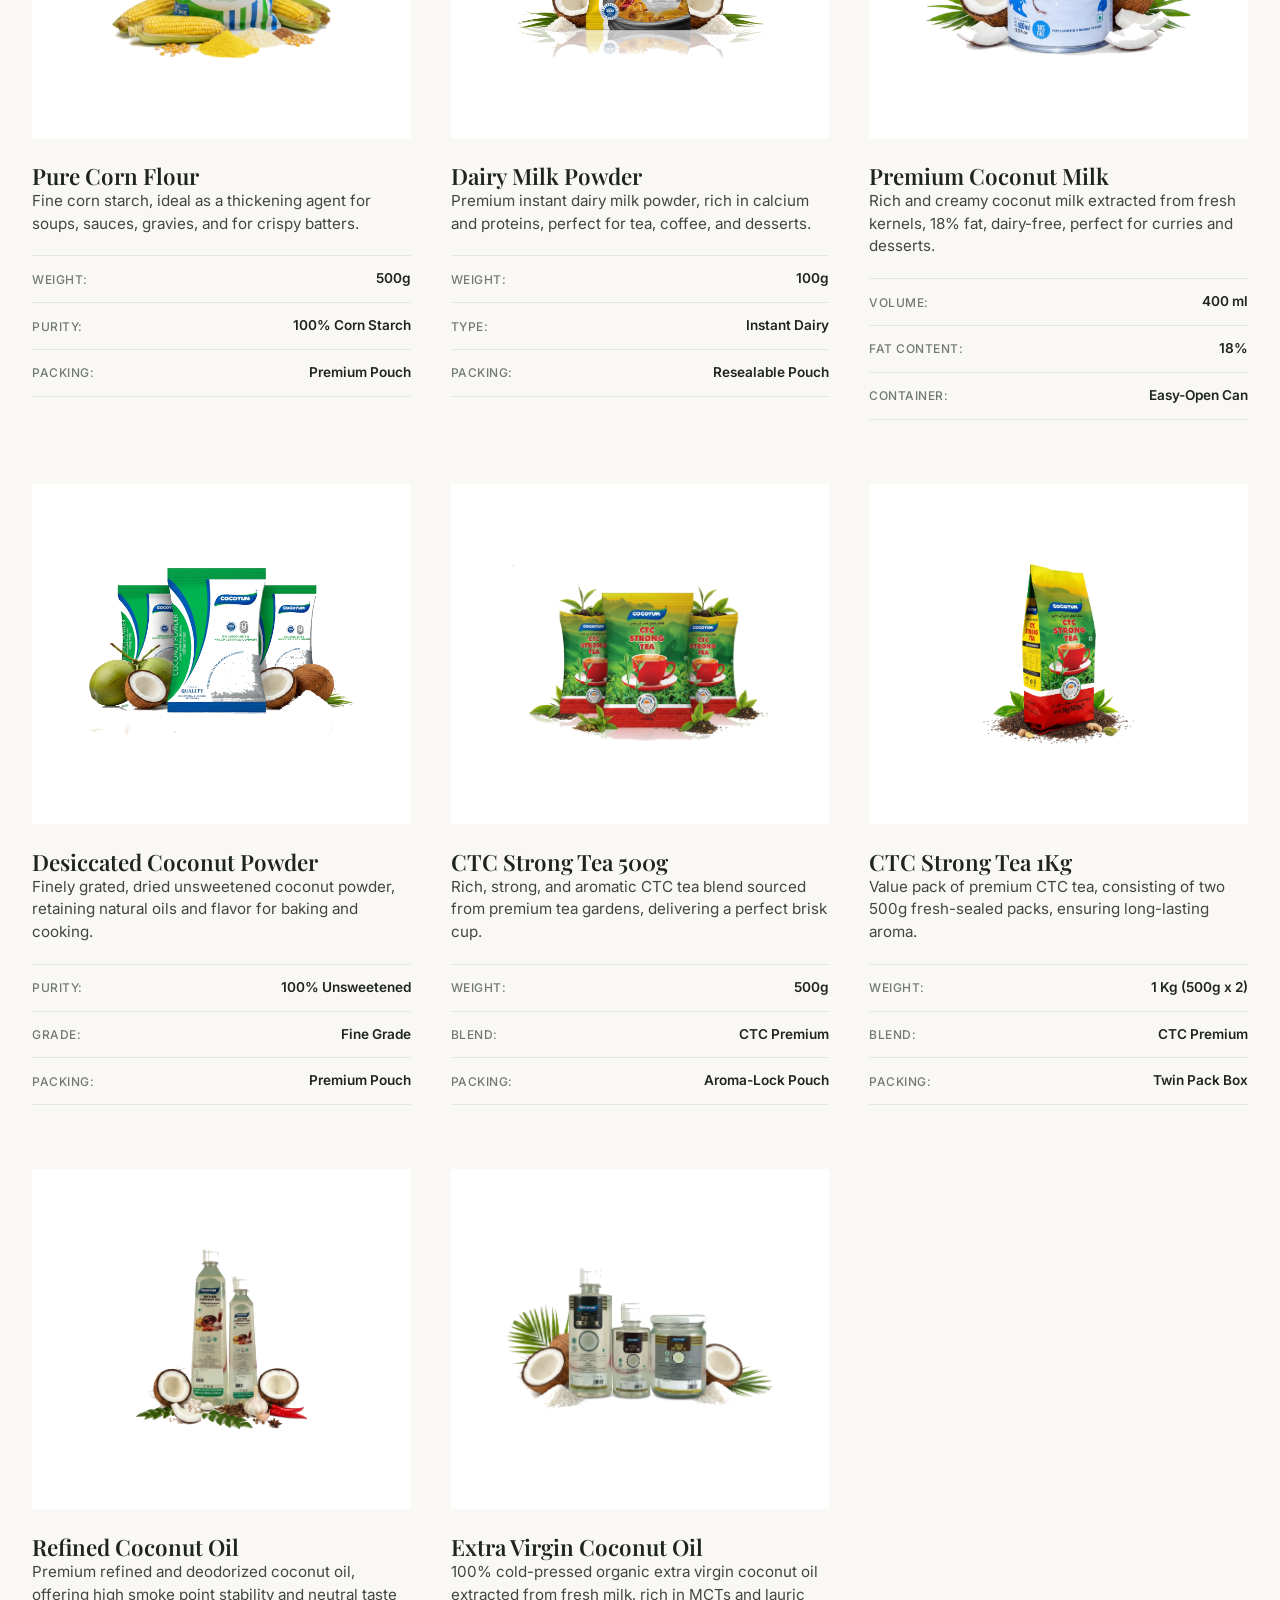
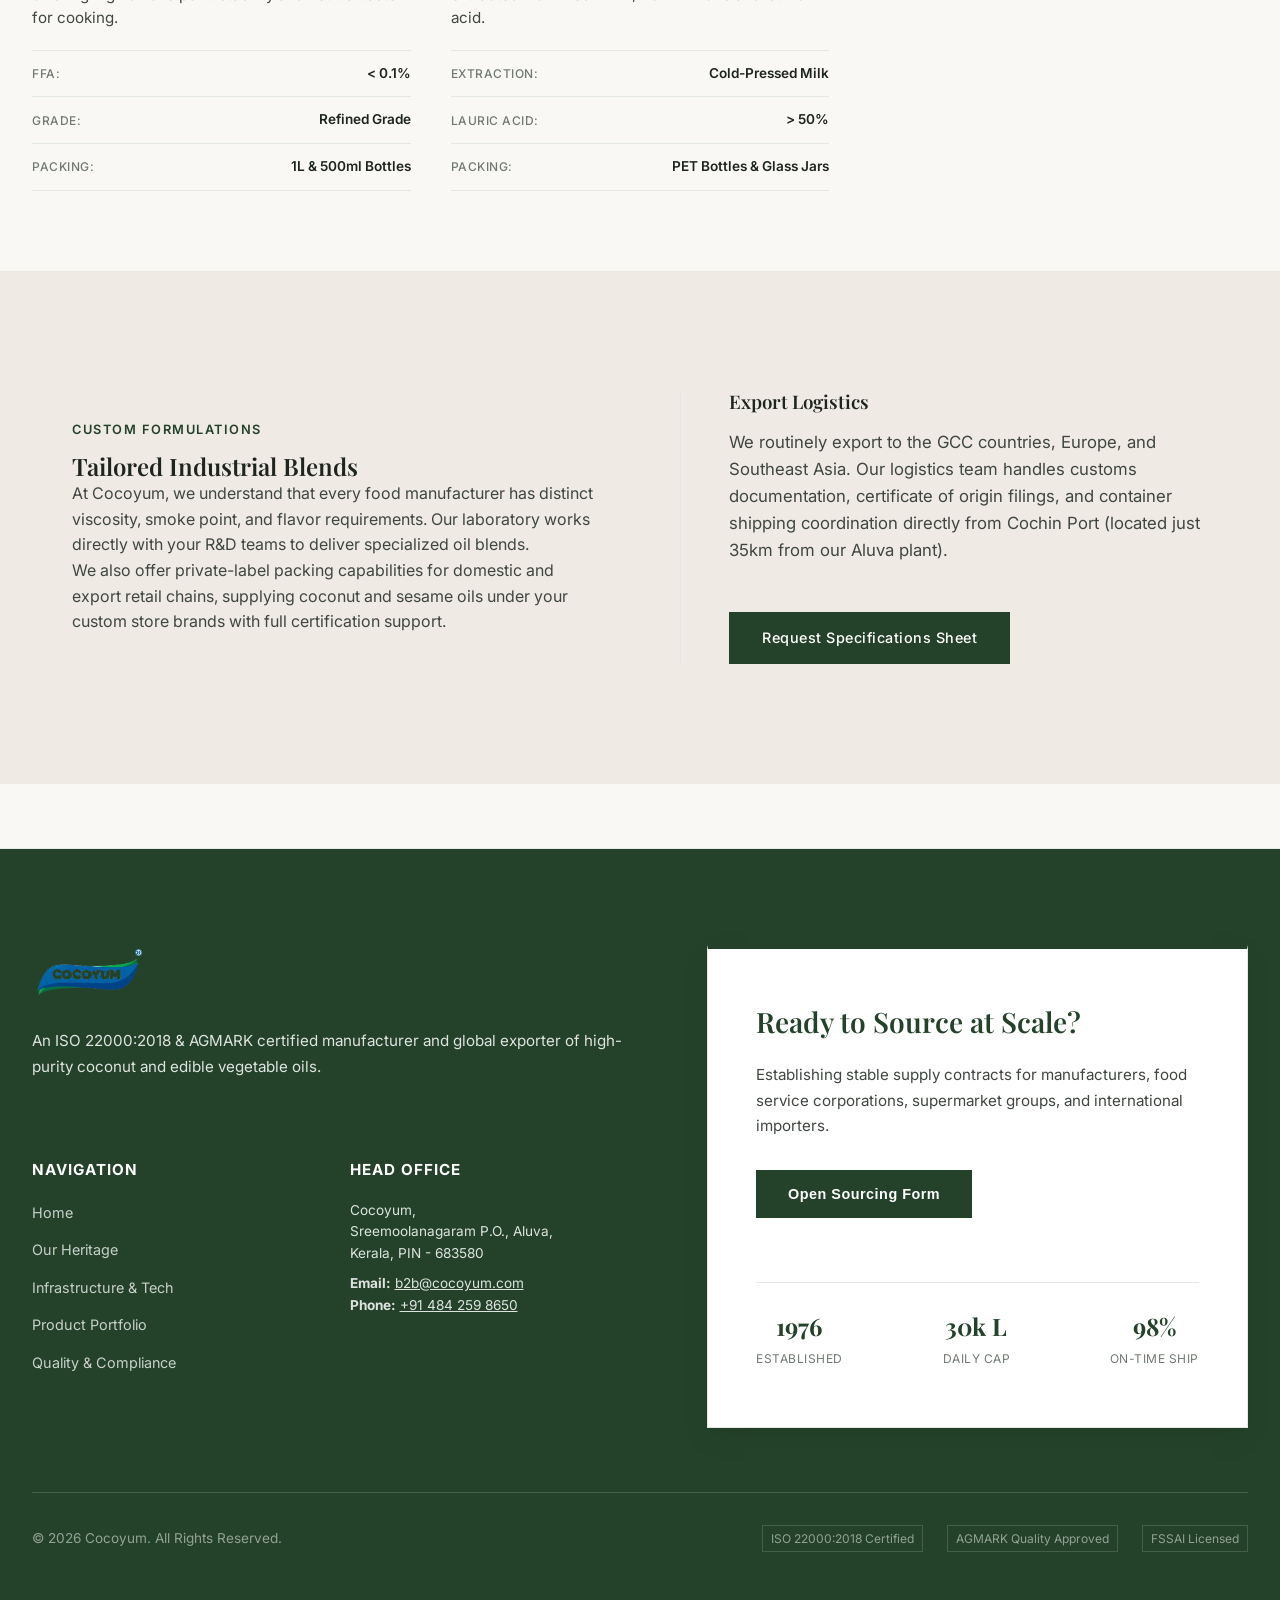
<file: products.html>
<!DOCTYPE html>
<html lang="en">
<head>
    <meta charset="UTF-8">
    <meta name="viewport" content="width=device-width, initial-scale=1.0">
    <title>Product Portfolio | Cocoyum Bulk & Retail Oils</title>
    <meta name="description" content="Browse our edible oil portfolio. Featuring bulk industrial coconut, sunflower, and rice bran oils, and premium consumer retail brands Cocoyum and Parisudham.">
    <meta name="keywords" content="Bulk Coconut Oil, Refined Sunflower Oil, Cocoyum Retail, Parisudham Sesame Oil, Oil Specifications, Tanker Supplies">
    <!-- Favicon -->
    <link rel="icon" type="image/png" href="data:image/svg+xml,<svg xmlns=%22http://www.w3.org/2000/svg%22 viewBox=%220 0 100 100%22><text y=%22.9em%22 font-size=%2290%22>🌴</text></svg>">
    <!-- CSS Stylesheet -->
    <link rel="stylesheet" href="css/style.css">
</head>
<body>

    <!-- Header & Navigation -->
    <header id="main-header">
        <div class="nav-container">
            <a href="index.html" class="logo-anchor" id="nav-logo">
                <img src="assets/logo.png" alt="Cocoyum Logo" class="logo-img">
            </a>
            
            <button class="menu-toggle" aria-label="Toggle Navigation" id="menu-toggle-btn">
                <span></span>
                <span></span>
                <span></span>
            </button>
            
            <nav>
                <ul class="nav-links" id="nav-menu">
                    <li><a href="index.html">Home</a></li>
                    <li><a href="heritage.html">Our Heritage</a></li>
                    <li><a href="infrastructure.html">Infrastructure & Tech</a></li>
                    <li><a href="products.html" class="active">Product Portfolio</a></li>
                    <li><a href="quality.html">Quality & Compliance</a></li>
                    <li><a href="b2b.html">B2B / Exports</a></li>
                </ul>
            </nav>
        </div>
    </header>

    <!-- Main Content Area -->
    <main>
        
        <!-- Shared Split Page Hero -->
        <section class="page-hero">
            <div class="page-hero-grid">
                <div class="page-hero-content">
                    <span class="subtitle">Our Catalog</span>
                    <h1>Premium Oils Formulated for Purity and Scale</h1>
                    <p>Explore our extensive range of high-performance bulk industrial inputs and beautifully packaged premium retail brands.</p>
                </div>
                <div class="page-hero-image-wrap">
                    <div class="page-hero-frame bg-peach">
                        <img src="assets/hero_illustration.png" alt="Cocoyum Premium Coconut Oil Illustration" style="max-height: 330px; width: auto; object-fit: contain;">
                    </div>
                </div>
            </div>
        </section>

        <!-- Product Matrix & Filters -->
        <section class="container" id="product-matrix">
            <div class="section-title-wrap">
                <span class="subtitle">Categorized Supply</span>
                <h2 class="section-title">The Edible Oil Range</h2>
            </div>
            
            <!-- Filters -->
            <div class="products-filter" id="portfolio-filters">
                <button class="filter-btn active" data-filter="all" id="filter-all-btn">All Products</button>
                <button class="filter-btn" data-filter="bulk" id="filter-bulk-btn">Bulk & Industrial Supply</button>
                <button class="filter-btn" data-filter="retail" id="filter-retail-btn">Retail Consumer Brands</button>
            </div>
            
            <!-- Grid (Wellness Journey style card tile layout) -->
                                                <div class="product-grid" id="portfolio-grid">
                <!-- Palmolien Oil -->
                <div class="product-card card" data-type="retail" id="prod-palmolien">
                    <div class="card-tile">
                        <img src="assets/product_cocoyum_palm.png" alt="Palmolien Oil" style="max-height: 180px; object-fit: contain;">
                    </div>
                    <div class="product-details">
                        <div>
                            <h3 class="product-title">Palmolien Oil</h3>
                            <p class="product-desc">Premium refined palmolein oil, highly stable at high temperatures, suitable for home and commercial cooking.</p>
                        </div>
                        <ul class="product-specs">
                            <li><span>Grade:</span> <span>Refined</span></li>
                            <li><span>FFA:</span> <span>< 0.1%</span></li>
                            <li><span>Packing:</span> <span>1L Pouch / Bottle</span></li>
                        </ul>
                    </div>
                </div>

                <!-- Groundnut Oil -->
                <div class="product-card card" data-type="retail" id="prod-groundnut">
                    <div class="card-tile">
                        <img src="assets/product_cocoyum_groundnut_trans.png" alt="Groundnut Oil" style="max-height: 180px; object-fit: contain;">
                    </div>
                    <div class="product-details">
                        <div>
                            <h3 class="product-title">Groundnut Oil</h3>
                            <p class="product-desc">Traditional cold-pressed groundnut oil, double filtered to retain natural aroma, rich nutrients, and purity.</p>
                        </div>
                        <ul class="product-specs">
                            <li><span>Grade:</span> <span>Kachi Ghani</span></li>
                            <li><span>FFA:</span> <span>< 1.0%</span></li>
                            <li><span>Packing:</span> <span>1L Bottle</span></li>
                        </ul>
                    </div>
                </div>

                <!-- Sunflower Oil -->
                <div class="product-card card" data-type="retail" id="prod-sunflower">
                    <div class="card-tile">
                        <img src="assets/product_cocoyum_sunflower.png" alt="Sunflower Oil" style="max-height: 180px; object-fit: contain;">
                    </div>
                    <div class="product-details">
                        <div>
                            <h3 class="product-title">Sunflower Oil</h3>
                            <p class="product-desc">Light, clear, and healthy refined sunflower oil, winterized for premium frying performance and long shelf life.</p>
                        </div>
                        <ul class="product-specs">
                            <li><span>Grade:</span> <span>Refined</span></li>
                            <li><span>FFA:</span> <span>< 0.08%</span></li>
                            <li><span>Packing:</span> <span>1L Pouch / Bottle</span></li>
                        </ul>
                    </div>
                </div>

                <!-- Refined Rice Bran Oil -->
                <div class="product-card card" data-type="retail" id="prod-ricebran">
                    <div class="card-tile">
                        <img src="assets/whatsapp_img_8.png" alt="Refined Rice Bran Oil" style="max-height: 180px; object-fit: contain;">
                    </div>
                    <div class="product-details">
                        <div>
                            <h3 class="product-title">Refined Rice Bran Oil</h3>
                            <p class="product-desc">Physically refined rice bran oil rich in Oryzanol, featuring a high smoke point perfect for daily cooking.</p>
                        </div>
                        <ul class="product-specs">
                            <li><span>Oryzanol:</span> <span>10,000 ppm min</span></li>
                            <li><span>FFA:</span> <span>< 0.1%</span></li>
                            <li><span>Packing:</span> <span>1L Pouch</span></li>
                        </ul>
                    </div>
                </div>

                <!-- Mustard Oil -->
                <div class="product-card card" data-type="retail" id="prod-mustard">
                    <div class="card-tile">
                        <img src="assets/product_cocoyum_mustard.png" alt="Mustard Oil" style="max-height: 180px; object-fit: contain;">
                    </div>
                    <div class="product-details">
                        <div>
                            <h3 class="product-title">Mustard Oil</h3>
                            <p class="product-desc">Pure Kachi Ghani cold-pressed mustard oil with a strong pungent aroma and high-heat cooking index.</p>
                        </div>
                        <ul class="product-specs">
                            <li><span>Purity:</span> <span>100% Pure</span></li>
                            <li><span>FFA:</span> <span>< 1.0%</span></li>
                            <li><span>Packing:</span> <span>1L Bottle</span></li>
                        </ul>
                    </div>
                </div>

                <!-- Agmark Coconut Oil 1Ltr -->
                <div class="product-card card" data-type="retail" id="prod-agmark-coconut-1l">
                    <div class="card-tile">
                        <img src="assets/product_1.png" alt="Agmark Coconut Oil 1Ltr" style="max-height: 180px; object-fit: contain;">
                    </div>
                    <div class="product-details">
                        <div>
                            <h3 class="product-title">Agmark Coconut Oil 1Ltr</h3>
                            <p class="product-desc">Our flagship consumer package. 100% pure coconut oil extracted from sun-dried copra, certified AGMARK Grade 1.</p>
                        </div>
                        <ul class="product-specs">
                            <li><span>Grade:</span> <span>AGMARK Grade 1</span></li>
                            <li><span>Volume:</span> <span>1 Ltr</span></li>
                            <li><span>Packing:</span> <span>PET Bottle</span></li>
                        </ul>
                    </div>
                </div>

                <!-- Agmark Coconut Oil 500ml -->
                <div class="product-card card" data-type="retail" id="prod-agmark-coconut-500ml">
                    <div class="card-tile">
                        <img src="assets/product_05kg.png" alt="Agmark Coconut Oil 500ml" style="max-height: 180px; object-fit: contain;">
                    </div>
                    <div class="product-details">
                        <div>
                            <h3 class="product-title">Agmark Coconut Oil 500ml</h3>
                            <p class="product-desc">Standard consumer packaging of pure double-filtered coconut oil, certified AGMARK Grade 1 for purity.</p>
                        </div>
                        <ul class="product-specs">
                            <li><span>Grade:</span> <span>AGMARK Grade 1</span></li>
                            <li><span>Volume:</span> <span>500 ml</span></li>
                            <li><span>Packing:</span> <span>PET Bottle</span></li>
                        </ul>
                    </div>
                </div>

                <!-- Agmark Roasted Coconut Oil 1Ltr -->
                <div class="product-card card" data-type="retail" id="prod-agmark-roasted-1l">
                    <div class="card-tile">
                        <img src="assets/product_cocoyum_roasted.png" alt="Agmark Roasted Coconut Oil 1Ltr" style="max-height: 180px; object-fit: contain;">
                    </div>
                    <div class="product-details">
                        <div>
                            <h3 class="product-title">Agmark Roasted Coconut Oil 1Ltr</h3>
                            <p class="product-desc">Traditional roasted coconut oil with deep golden hue and intense roasted copra fragrance, certified AGMARK Grade 1.</p>
                        </div>
                        <ul class="product-specs">
                            <li><span>Type:</span> <span>Roasted Copra</span></li>
                            <li><span>Volume:</span> <span>1 Ltr</span></li>
                            <li><span>Packing:</span> <span>PET Bottle</span></li>
                        </ul>
                    </div>
                </div>

                <!-- Agmark Roasted Coconut Oil 500ml -->
                <div class="product-card card" data-type="retail" id="prod-agmark-roasted-500ml">
                    <div class="card-tile">
                        <img src="assets/product_cocoyum_roasted.png" alt="Agmark Roasted Coconut Oil 500ml" style="max-height: 180px; object-fit: contain;">
                    </div>
                    <div class="product-details">
                        <div>
                            <h3 class="product-title">Agmark Roasted Coconut Oil 500ml</h3>
                            <p class="product-desc">Authentic roasted coconut oil in a convenient 500ml bottle, retaining traditional scent and culinary purity.</p>
                        </div>
                        <ul class="product-specs">
                            <li><span>Type:</span> <span>Roasted Copra</span></li>
                            <li><span>Volume:</span> <span>500 ml</span></li>
                            <li><span>Packing:</span> <span>PET Bottle</span></li>
                        </ul>
                    </div>
                </div>

                <!-- 1Ltr & 500 Ml Coconut Oil Bottle -->
                <div class="product-card card" data-type="retail" id="prod-coconut-bottle-1l-500ml">
                    <div class="card-tile">
                        <img src="assets/whatsapp_img_1.png" alt="1Ltr & 500 Ml Coconut Oil Bottle" style="max-height: 180px; object-fit: contain;">
                    </div>
                    <div class="product-details">
                        <div>
                            <h3 class="product-title">1Ltr & 500 Ml Coconut Oil Bottle</h3>
                            <p class="product-desc">Premium retail bottle range of pure coconut oil, suited for daily cooking and body care needs.</p>
                        </div>
                        <ul class="product-specs">
                            <li><span>FFA:</span> <span>< 0.25%</span></li>
                            <li><span>Volume:</span> <span>500ml / 1L</span></li>
                            <li><span>Packing:</span> <span>Premium PET</span></li>
                        </ul>
                    </div>
                </div>

                <!-- Sunflower Oil 2Ltr -->
                <div class="product-card card" data-type="retail" id="prod-sunflower-2l">
                    <div class="card-tile">
                        <img src="assets/we_4.png" alt="Sunflower Oil 2Ltr" style="max-height: 180px; object-fit: contain;">
                    </div>
                    <div class="product-details">
                        <div>
                            <h3 class="product-title">Sunflower Oil 2Ltr</h3>
                            <p class="product-desc">Family-sized refined sunflower oil, providing premium winterized purity and excellent cooking consistency.</p>
                        </div>
                        <ul class="product-specs">
                            <li><span>Grade:</span> <span>Refined</span></li>
                            <li><span>Volume:</span> <span>2 Ltr</span></li>
                            <li><span>Packing:</span> <span>PET Bottle</span></li>
                        </ul>
                    </div>
                </div>

                <!-- Agmark Roasted Coconut Oil 2Ltr -->
                <div class="product-card card" data-type="retail" id="prod-agmark-roasted-2l">
                    <div class="card-tile">
                        <img src="assets/product_cocoyum_roasted.png" alt="Agmark Roasted Coconut Oil 2Ltr" style="max-height: 180px; object-fit: contain;">
                    </div>
                    <div class="product-details">
                        <div>
                            <h3 class="product-title">Agmark Roasted Coconut Oil 2Ltr</h3>
                            <p class="product-desc">Family-sized bottle of premium AGMARK certified roasted coconut oil, rich in lauric acid with authentic flavor.</p>
                        </div>
                        <ul class="product-specs">
                            <li><span>Type:</span> <span>Roasted Copra</span></li>
                            <li><span>Volume:</span> <span>2 Ltr</span></li>
                            <li><span>Packing:</span> <span>PET Bottle</span></li>
                        </ul>
                    </div>
                </div>

                <!-- 500 Ml, 1 Ltr & 2 Kgs Coconut Oil Bottles -->
                <div class="product-card card" data-type="retail" id="prod-coconut-multi-bottle">
                    <div class="card-tile">
                        <img src="assets/we_2.png" alt="500 Ml, 1 Ltr & 2 Kgs Coconut Oil Bottles" style="max-height: 180px; object-fit: contain;">
                    </div>
                    <div class="product-details">
                        <div>
                            <h3 class="product-title">500 Ml, 1 Ltr & 2 Kgs Coconut Oil Bottles</h3>
                            <p class="product-desc">A comprehensive selection of premium consumer bottle sizes to accommodate various household storage requirements.</p>
                        </div>
                        <ul class="product-specs">
                            <li><span>FFA:</span> <span>< 0.25%</span></li>
                            <li><span>Sizes:</span> <span>500ml / 1L / 2kg</span></li>
                            <li><span>Packing:</span> <span>PET Bottles</span></li>
                        </ul>
                    </div>
                </div>

                <!-- 5 Ltr Coconut Oil Can -->
                <div class="product-card card" data-type="retail" id="prod-coconut-can-5l">
                    <div class="card-tile">
                        <img src="assets/product_5.png" alt="5 Ltr Coconut Oil Can" style="max-height: 180px; object-fit: contain;">
                    </div>
                    <div class="product-details">
                        <div>
                            <h3 class="product-title">5 Ltr Coconut Oil Can</h3>
                            <p class="product-desc">Kitchen-sized plastic can with solid handles and secure cap seals, ideal for bulk domestic frying and bakeries.</p>
                        </div>
                        <ul class="product-specs">
                            <li><span>Grade:</span> <span>AGMARK certified</span></li>
                            <li><span>Volume:</span> <span>5 Ltr</span></li>
                            <li><span>Packing:</span> <span>HDPE Can</span></li>
                        </ul>
                    </div>
                </div>

                <!-- 2 Ltr Coconut Oil Can -->
                <div class="product-card card" data-type="retail" id="prod-coconut-can-2l">
                    <div class="card-tile">
                        <img src="assets/product_3.png" alt="2 Ltr Coconut Oil Can" style="max-height: 180px; object-fit: contain;">
                    </div>
                    <div class="product-details">
                        <div>
                            <h3 class="product-title">2 Ltr Coconut Oil Can</h3>
                            <p class="product-desc">Compact easy-pour coconut oil can, offering complete moisture prevention and secure storage in home kitchens.</p>
                        </div>
                        <ul class="product-specs">
                            <li><span>Grade:</span> <span>AGMARK certified</span></li>
                            <li><span>Volume:</span> <span>2 Ltr</span></li>
                            <li><span>Packing:</span> <span>HDPE Can</span></li>
                        </ul>
                    </div>
                </div>

                <!-- 1 Ltr Coconut Oil Can -->
                <div class="product-card card" data-type="retail" id="prod-coconut-can-1l">
                    <div class="card-tile">
                        <img src="assets/product_1.png" alt="1 Ltr Coconut Oil Can" style="max-height: 180px; object-fit: contain;">
                    </div>
                    <div class="product-details">
                        <div>
                            <h3 class="product-title">1 Ltr Coconut Oil Can</h3>
                            <p class="product-desc">Convenient single-liter handles can configuration for easy pouring and complete leak protection.</p>
                        </div>
                        <ul class="product-specs">
                            <li><span>Grade:</span> <span>AGMARK certified</span></li>
                            <li><span>Volume:</span> <span>1 Ltr</span></li>
                            <li><span>Packing:</span> <span>HDPE Can</span></li>
                        </ul>
                    </div>
                </div>

                <!-- 2 Ltr & 5 Ltr Coconut Oil Can -->
                <div class="product-card card" data-type="retail" id="prod-coconut-can-2l-5l-a">
                    <div class="card-tile">
                        <img src="assets/product_cocoyum_can.png" alt="2 Ltr & 5 Ltr Coconut Oil Can" style="max-height: 180px; object-fit: contain;">
                    </div>
                    <div class="product-details">
                        <div>
                            <h3 class="product-title">2 Ltr & 5 Ltr Coconut Oil Can</h3>
                            <p class="product-desc">Premium HDPE cans suited for long-duration storage of pure double-filtered coconut oil without rancidity.</p>
                        </div>
                        <ul class="product-specs">
                            <li><span>Sizes:</span> <span>2L / 5L Cans</span></li>
                            <li><span>FFA:</span> <span>< 0.25%</span></li>
                            <li><span>Packing:</span> <span>HDPE Crate</span></li>
                        </ul>
                    </div>
                </div>

                <!-- 2 Ltr & 5 Ltr Coconut Oil Can -->
                <div class="product-card card" data-type="retail" id="prod-coconut-can-2l-5l-b">
                    <div class="card-tile">
                        <img src="assets/product_cocoyum_can.png" alt="2 Ltr & 5 Ltr Coconut Oil Can" style="max-height: 180px; object-fit: contain;">
                    </div>
                    <div class="product-details">
                        <div>
                            <h3 class="product-title">2 Ltr & 5 Ltr Coconut Oil Can</h3>
                            <p class="product-desc">Alternative packing configurations with ergonomic handles for food service operators and wholesale channels.</p>
                        </div>
                        <ul class="product-specs">
                            <li><span>Sizes:</span> <span>2L / 5L Cans</span></li>
                            <li><span>FFA:</span> <span>< 0.25%</span></li>
                            <li><span>Packing:</span> <span>HDPE Crate</span></li>
                        </ul>
                    </div>
                </div>

                <!-- 15 Kg Coconut Oil Tin -->
                <div class="product-card card" data-type="bulk" id="prod-coconut-tin-15kg">
                    <div class="card-tile">
                        <img src="assets/product_cocoyum_tin.png" alt="15 Kg Coconut Oil Tin" style="max-height: 180px; object-fit: contain;">
                    </div>
                    <div class="product-details">
                        <div>
                            <h3 class="product-title">15 Kg Coconut Oil Tin</h3>
                            <p class="product-desc">Heavy-duty commercial metal tin, designed for commercial bakeries, food processors, and catering channels.</p>
                        </div>
                        <ul class="product-specs">
                            <li><span>Net Weight:</span> <span>15 Kg</span></li>
                            <li><span>Container:</span> <span>Metal Tin</span></li>
                            <li><span>Packing:</span> <span>Sealed Cap</span></li>
                        </ul>
                    </div>
                </div>

                <!-- 15 Kg Palm Oil Tin -->
                <div class="product-card card" data-type="bulk" id="prod-palm-tin-15kg">
                    <div class="card-tile">
                        <img src="assets/product_palm_tin.png" alt="15 Kg Palm Oil Tin" style="max-height: 180px; object-fit: contain;">
                    </div>
                    <div class="product-details">
                        <div>
                            <h3 class="product-title">15 Kg Palm Oil Tin</h3>
                            <p class="product-desc">Commercial grade palmolein metal tin, widely utilized by snack manufacturers and industrial frying facilities.</p>
                        </div>
                        <ul class="product-specs">
                            <li><span>Net Weight:</span> <span>15 Kg</span></li>
                            <li><span>Container:</span> <span>Metal Tin</span></li>
                            <li><span>Packing:</span> <span>Sealed Cap</span></li>
                        </ul>
                    </div>
                </div>

                <!-- 15 Kg Sunflower Oil Tin -->
                <div class="product-card card" data-type="bulk" id="prod-sunflower-tin-15kg">
                    <div class="card-tile">
                        <img src="assets/product_sunflower_tin.png" alt="15 Kg Sunflower Oil Tin" style="max-height: 180px; object-fit: contain;">
                    </div>
                    <div class="product-details">
                        <div>
                            <h3 class="product-title">15 Kg Sunflower Oil Tin</h3>
                            <p class="product-desc">Large industrial metal tin containing winterized refined sunflower oil, providing high smoke point stability.</p>
                        </div>
                        <ul class="product-specs">
                            <li><span>Net Weight:</span> <span>15 Kg</span></li>
                            <li><span>Container:</span> <span>Metal Tin</span></li>
                            <li><span>Packing:</span> <span>Sealed Cap</span></li>
                        </ul>
                    </div>
                </div>

                <!-- Cocoyum Coconut Oil 25 Ml -->
                <div class="product-card card" data-type="retail" id="prod-coconut-25ml">
                    <div class="card-tile">
                        <img src="assets/product_cocoyum_coconut.png" alt="Cocoyum Coconut Oil 25 Ml" style="max-height: 180px; object-fit: contain;">
                    </div>
                    <div class="product-details">
                        <div>
                            <h3 class="product-title">Cocoyum Coconut Oil 25 Ml</h3>
                            <p class="product-desc">Miniature pocket-sized pouch of pure double-filtered coconut oil, perfect for travel and quick application.</p>
                        </div>
                        <ul class="product-specs">
                            <li><span>Purity:</span> <span>100% Pure</span></li>
                            <li><span>Volume:</span> <span>25 ml</span></li>
                            <li><span>Packing:</span> <span>Sachet Pouch</span></li>
                        </ul>
                    </div>
                </div>

                <!-- Cocoyum Coconut Oil 50 Ml -->
                <div class="product-card card" data-type="retail" id="prod-coconut-50ml">
                    <div class="card-tile">
                        <img src="assets/product_cocoyum_coconut.png" alt="Cocoyum Coconut Oil 50 Ml" style="max-height: 180px; object-fit: contain;">
                    </div>
                    <div class="product-details">
                        <div>
                            <h3 class="product-title">Cocoyum Coconut Oil 50 Ml</h3>
                            <p class="product-desc">Small personal packaging pouch of natural coconut oil, retaining freshness and authentic aroma.</p>
                        </div>
                        <ul class="product-specs">
                            <li><span>Purity:</span> <span>100% Pure</span></li>
                            <li><span>Volume:</span> <span>50 ml</span></li>
                            <li><span>Packing:</span> <span>Sachet Pouch</span></li>
                        </ul>
                    </div>
                </div>

                <!-- Cocoyum-Coconut-Oil-100-Ml -->
                <div class="product-card card" data-type="retail" id="prod-coconut-100ml">
                    <div class="card-tile">
                        <img src="assets/product_cocoyum_coconut.png" alt="Cocoyum-Coconut-Oil-100-Ml" style="max-height: 180px; object-fit: contain;">
                    </div>
                    <div class="product-details">
                        <div>
                            <h3 class="product-title">Cocoyum-Coconut-Oil-100-Ml</h3>
                            <p class="product-desc">Standard pocket bottle of pure coconut oil, suited for daily cosmetic and hair conditioning application.</p>
                        </div>
                        <ul class="product-specs">
                            <li><span>Purity:</span> <span>100% Pure</span></li>
                            <li><span>Volume:</span> <span>100 ml</span></li>
                            <li><span>Packing:</span> <span>PET Bottle</span></li>
                        </ul>
                    </div>
                </div>

                <!-- Cocoyum-Coconut-Oil-250-Ml -->
                <div class="product-card card" data-type="retail" id="prod-coconut-250ml">
                    <div class="card-tile">
                        <img src="assets/product_cocoyum_coconut.png" alt="Cocoyum-Coconut-Oil-250-Ml" style="max-height: 180px; object-fit: contain;">
                    </div>
                    <div class="product-details">
                        <div>
                            <h3 class="product-title">Cocoyum-Coconut-Oil-250-Ml</h3>
                            <p class="product-desc">Medium-sized consumer pack of pure coconut oil, providing rich scent and premium filtration quality.</p>
                        </div>
                        <ul class="product-specs">
                            <li><span>Purity:</span> <span>100% Pure</span></li>
                            <li><span>Volume:</span> <span>250 ml</span></li>
                            <li><span>Packing:</span> <span>PET Bottle</span></li>
                        </ul>
                    </div>
                </div>

                <!-- Cocoyum Coconut Oil 500 Ml -->
                <div class="product-card card" data-type="retail" id="prod-coconut-500ml-brand">
                    <div class="card-tile">
                        <img src="assets/product_cocoyum_coconut.png" alt="Cocoyum Coconut Oil 500 Ml" style="max-height: 180px; object-fit: contain;">
                    </div>
                    <div class="product-details">
                        <div>
                            <h3 class="product-title">Cocoyum Coconut Oil 500 Ml</h3>
                            <p class="product-desc">Flagship half-liter consumer pack, preferred for kitchen operations, healthy cooking, and family care.</p>
                        </div>
                        <ul class="product-specs">
                            <li><span>Purity:</span> <span>100% Pure</span></li>
                            <li><span>Volume:</span> <span>500 ml</span></li>
                            <li><span>Packing:</span> <span>PET Bottle / Pouch</span></li>
                        </ul>
                    </div>
                </div>

                <!-- Chakki Fresh Atta -->
                <div class="product-card card" data-type="retail" id="prod-atta-1kg">
                    <div class="card-tile">
                        <img src="assets/atta_1kg.png" alt="Chakki Fresh Atta" style="max-height: 180px; object-fit: contain;">
                    </div>
                    <div class="product-details">
                        <div>
                            <h3 class="product-title">Chakki Fresh Atta</h3>
                            <p class="product-desc">100% whole wheat chakki fresh atta, processed naturally to retain dietary fibers, soft texture, and natural nutrients.</p>
                        </div>
                        <ul class="product-specs">
                            <li><span>Weight:</span> <span>1 Kg</span></li>
                            <li><span>Type:</span> <span>Whole Wheat</span></li>
                            <li><span>Packing:</span> <span>Premium Pouch</span></li>
                        </ul>
                    </div>
                </div>

                <!-- Premium Puttu Podi -->
                <div class="product-card card" data-type="retail" id="prod-puttu-podi-1kg">
                    <div class="card-tile">
                        <img src="assets/puttu_podi_1kg.png" alt="Premium Puttu Podi" style="max-height: 180px; object-fit: contain;">
                    </div>
                    <div class="product-details">
                        <div>
                            <h3 class="product-title">Premium Puttu Podi</h3>
                            <p class="product-desc">Coarse-ground roasted rice flour, perfect for making traditional, soft and layered Kerala puttu.</p>
                        </div>
                        <ul class="product-specs">
                            <li><span>Weight:</span> <span>1 Kg</span></li>
                            <li><span>Ingredient:</span> <span>Roasted Rice</span></li>
                            <li><span>Packing:</span> <span>Premium Pouch</span></li>
                        </ul>
                    </div>
                </div>

                <!-- Fine Rice Powder -->
                <div class="product-card card" data-type="retail" id="prod-rice-powder-1kg">
                    <div class="card-tile">
                        <img src="assets/rice_powder_1kg.png" alt="Fine Rice Powder" style="max-height: 180px; object-fit: contain;">
                    </div>
                    <div class="product-details">
                        <div>
                            <h3 class="product-title">Fine Rice Powder</h3>
                            <p class="product-desc">Fine-ground white rice flour, ideal for making traditional delicacies like Pathiri, Idiyappam, and Appam.</p>
                        </div>
                        <ul class="product-specs">
                            <li><span>Weight:</span> <span>1 Kg</span></li>
                            <li><span>Type:</span> <span>Fine Ground</span></li>
                            <li><span>Packing:</span> <span>Premium Pouch</span></li>
                        </ul>
                    </div>
                </div>

                <!-- Roasted Rava -->
                <div class="product-card card" data-type="retail" id="prod-roasted-rava-1kg">
                    <div class="card-tile">
                        <img src="assets/roasted_rava_1kg.png" alt="Roasted Rava" style="max-height: 180px; object-fit: contain;">
                    </div>
                    <div class="product-details">
                        <div>
                            <h3 class="product-title">Roasted Rava</h3>
                            <p class="product-desc">Premium roasted semolina (sooji), pre-roasted to perfection for quick and non-sticky Upma, Kesari, or Halwa.</p>
                        </div>
                        <ul class="product-specs">
                            <li><span>Weight:</span> <span>1 Kg</span></li>
                            <li><span>Type:</span> <span>Roasted Semolina</span></li>
                            <li><span>Packing:</span> <span>Premium Pouch</span></li>
                        </ul>
                    </div>
                </div>

                <!-- Pure Corn Flour -->
                <div class="product-card card" data-type="retail" id="prod-corn-flour">
                    <div class="card-tile">
                        <img src="assets/corn_flour.png" alt="Pure Corn Flour" style="max-height: 180px; object-fit: contain;">
                    </div>
                    <div class="product-details">
                        <div>
                            <h3 class="product-title">Pure Corn Flour</h3>
                            <p class="product-desc">Fine corn starch, ideal as a thickening agent for soups, sauces, gravies, and for crispy batters.</p>
                        </div>
                        <ul class="product-specs">
                            <li><span>Weight:</span> <span>500g</span></li>
                            <li><span>Purity:</span> <span>100% Corn Starch</span></li>
                            <li><span>Packing:</span> <span>Premium Pouch</span></li>
                        </ul>
                    </div>
                </div>

                <!-- Dairy Milk Powder -->
                <div class="product-card card" data-type="retail" id="prod-milk-powder-100g">
                    <div class="card-tile">
                        <img src="assets/milk_powder_100g.png" alt="Dairy Milk Powder" style="max-height: 180px; object-fit: contain;">
                    </div>
                    <div class="product-details">
                        <div>
                            <h3 class="product-title">Dairy Milk Powder</h3>
                            <p class="product-desc">Premium instant dairy milk powder, rich in calcium and proteins, perfect for tea, coffee, and desserts.</p>
                        </div>
                        <ul class="product-specs">
                            <li><span>Weight:</span> <span>100g</span></li>
                            <li><span>Type:</span> <span>Instant Dairy</span></li>
                            <li><span>Packing:</span> <span>Resealable Pouch</span></li>
                        </ul>
                    </div>
                </div>

                <!-- Premium Coconut Milk -->
                <div class="product-card card" data-type="retail" id="prod-coconut-milk-400ml">
                    <div class="card-tile">
                        <img src="assets/whatsapp_img_2.png" alt="Premium Coconut Milk" style="max-height: 180px; object-fit: contain;">
                    </div>
                    <div class="product-details">
                        <div>
                            <h3 class="product-title">Premium Coconut Milk</h3>
                            <p class="product-desc">Rich and creamy coconut milk extracted from fresh kernels, 18% fat, dairy-free, perfect for curries and desserts.</p>
                        </div>
                        <ul class="product-specs">
                            <li><span>Volume:</span> <span>400 ml</span></li>
                            <li><span>Fat Content:</span> <span>18%</span></li>
                            <li><span>Container:</span> <span>Easy-Open Can</span></li>
                        </ul>
                    </div>
                </div>

                <!-- Desiccated Coconut Powder -->
                <div class="product-card card" data-type="retail" id="prod-desiccated-coconut">
                    <div class="card-tile">
                        <img src="assets/whatsapp_img_4.png" alt="Desiccated Coconut Powder" style="max-height: 180px; object-fit: contain;">
                    </div>
                    <div class="product-details">
                        <div>
                            <h3 class="product-title">Desiccated Coconut Powder</h3>
                            <p class="product-desc">Finely grated, dried unsweetened coconut powder, retaining natural oils and flavor for baking and cooking.</p>
                        </div>
                        <ul class="product-specs">
                            <li><span>Purity:</span> <span>100% Unsweetened</span></li>
                            <li><span>Grade:</span> <span>Fine Grade</span></li>
                            <li><span>Packing:</span> <span>Premium Pouch</span></li>
                        </ul>
                    </div>
                </div>

                <!-- CTC Strong Tea 500g -->
                <div class="product-card card" data-type="retail" id="prod-ctc-tea-500g">
                    <div class="card-tile">
                        <img src="assets/whatsapp_img_3.png" alt="CTC Strong Tea 500g" style="max-height: 180px; object-fit: contain;">
                    </div>
                    <div class="product-details">
                        <div>
                            <h3 class="product-title">CTC Strong Tea 500g</h3>
                            <p class="product-desc">Rich, strong, and aromatic CTC tea blend sourced from premium tea gardens, delivering a perfect brisk cup.</p>
                        </div>
                        <ul class="product-specs">
                            <li><span>Weight:</span> <span>500g</span></li>
                            <li><span>Blend:</span> <span>CTC Premium</span></li>
                            <li><span>Packing:</span> <span>Aroma-Lock Pouch</span></li>
                        </ul>
                    </div>
                </div>

                <!-- CTC Strong Tea 1Kg -->
                <div class="product-card card" data-type="retail" id="prod-ctc-tea-1kg">
                    <div class="card-tile">
                        <img src="assets/whatsapp_img_5.png" alt="CTC Strong Tea 1Kg" style="max-height: 180px; object-fit: contain;">
                    </div>
                    <div class="product-details">
                        <div>
                            <h3 class="product-title">CTC Strong Tea 1Kg</h3>
                            <p class="product-desc">Value pack of premium CTC tea, consisting of two 500g fresh-sealed packs, ensuring long-lasting aroma.</p>
                        </div>
                        <ul class="product-specs">
                            <li><span>Weight:</span> <span>1 Kg (500g x 2)</span></li>
                            <li><span>Blend:</span> <span>CTC Premium</span></li>
                            <li><span>Packing:</span> <span>Twin Pack Box</span></li>
                        </ul>
                    </div>
                </div>

                <!-- Refined Coconut Oil -->
                <div class="product-card card" data-type="retail" id="prod-refined-coconut-oil">
                    <div class="card-tile">
                        <img src="assets/whatsapp_img_6.png" alt="Refined Coconut Oil" style="max-height: 180px; object-fit: contain;">
                    </div>
                    <div class="product-details">
                        <div>
                            <h3 class="product-title">Refined Coconut Oil</h3>
                            <p class="product-desc">Premium refined and deodorized coconut oil, offering high smoke point stability and neutral taste for cooking.</p>
                        </div>
                        <ul class="product-specs">
                            <li><span>FFA:</span> <span>< 0.1%</span></li>
                            <li><span>Grade:</span> <span>Refined Grade</span></li>
                            <li><span>Packing:</span> <span>1L & 500ml Bottles</span></li>
                        </ul>
                    </div>
                </div>

                <!-- Extra Virgin Coconut Oil -->
                <div class="product-card card" data-type="retail" id="prod-extra-virgin-coconut">
                    <div class="card-tile">
                        <img src="assets/whatsapp_img_7.png" alt="Extra Virgin Coconut Oil" style="max-height: 180px; object-fit: contain;">
                    </div>
                    <div class="product-details">
                        <div>
                            <h3 class="product-title">Extra Virgin Coconut Oil</h3>
                            <p class="product-desc">100% cold-pressed organic extra virgin coconut oil extracted from fresh milk, rich in MCTs and lauric acid.</p>
                        </div>
                        <ul class="product-specs">
                            <li><span>Extraction:</span> <span>Cold-Pressed Milk</span></li>
                            <li><span>Lauric Acid:</span> <span>> 50%</span></li>
                            <li><span>Packing:</span> <span>PET Bottles & Glass Jars</span></li>
                        </ul>
                    </div>
                </div>

            </div>

        </section>

        <!-- Product Customization Note -->
        <section class="container" style="background-color: var(--tile-tan); border-radius: var(--border-radius-sm); margin-bottom: 4rem;" id="product-customization">
            <div class="snapshot-grid" style="grid-template-columns: 1fr 1fr; align-items: center; padding: 2.5rem;">
                <div>
                    <span class="subtitle">Custom Formulations</span>
                    <h2>Tailored Industrial Blends</h2>
                    <p>At Cocoyum, we understand that every food manufacturer has distinct viscosity, smoke point, and flavor requirements. Our laboratory works directly with your R&D teams to deliver specialized oil blends.</p>
                    <p>We also offer private-label packing capabilities for domestic and export retail chains, supplying coconut and sesame oils under your custom store brands with full certification support.</p>
                </div>
                <div class="snapshot-text" style="border-left: 1px solid var(--neutral-light); padding-left: 3rem;">
                    <h3 style="margin-bottom: 1rem; font-family: var(--font-serif);">Export Logistics</h3>
                    <p>We routinely export to the GCC countries, Europe, and Southeast Asia. Our logistics team handles customs documentation, certificate of origin filings, and container shipping coordination directly from Cochin Port (located just 35km from our Aluva plant).</p>
                    <a href="b2b.html" class="btn btn-primary" style="margin-top: 1.5rem;" id="products-b2b-cta">Request Specifications Sheet</a>
                </div>
            </div>
        </section>

    </main>

    <!-- Footer Area -->
    <footer id="main-footer">
        <div class="footer-grid-layout">
            <!-- Left Info Column -->
            <div class="footer-info">
                <div>
                    <a href="index.html" class="footer-logo-anchor">
                        <img src="assets/logo.png" alt="Cocoyum Logo" class="footer-logo-img">
                    </a>
                    <p style="font-size: 0.95rem; line-height: 1.7; margin-bottom: 2rem;">An ISO 22000:2018 & AGMARK certified manufacturer and global exporter of high-purity coconut and edible vegetable oils.</p>
                </div>
                
                <div class="footer-navs">
                    <div class="footer-nav-col">
                        <h4>Navigation</h4>
                        <ul>
                            <li><a href="index.html">Home</a></li>
                            <li><a href="heritage.html">Our Heritage</a></li>
                            <li><a href="infrastructure.html">Infrastructure & Tech</a></li>
                            <li><a href="products.html">Product Portfolio</a></li>
                            <li><a href="quality.html">Quality & Compliance</a></li>
                        </ul>
                    </div>
                    <div class="footer-nav-col">
                        <h4>Head Office</h4>
                        <p style="font-size: 0.85rem; line-height: 1.6; margin-bottom: 0.5rem;">Cocoyum,<br>Sreemoolanagaram P.O., Aluva,<br>Kerala, PIN - 683580</p>
                        <p style="font-size: 0.85rem;"><strong>Email:</strong> <a href="mailto:b2b@cocoyum.com">b2b@cocoyum.com</a><br><strong>Phone:</strong> <a href="tel:+914842598650">+91 484 259 8650</a></p>
                    </div>
                </div>
            </div>
            
                        <!-- Right B2B Sourcing Call-to-Action Card -->
            <div class="footer-cta-wrapper" id="footer-b2b-wrapper">
                <h3>Ready to Source at Scale?</h3>
                <p>Establishing stable supply contracts for manufacturers, food service corporations, supermarket groups, and international importers.</p>
                
                <button class="btn footer-cta-btn" id="footer-open-modal-btn">Open Sourcing Form</button>
                
                <!-- B2B Stats below CTA -->
                <div class="footer-stats-strip">
                    <div class="footer-stat-item">
                        <span class="footer-stat-val">1976</span>
                        <span class="footer-stat-lbl">Established</span>
                    </div>
                    <div class="footer-stat-item">
                        <span class="footer-stat-val">30k L</span>
                        <span class="footer-stat-lbl">Daily Cap</span>
                    </div>
                    <div class="footer-stat-item">
                        <span class="footer-stat-val">98%</span>
                        <span class="footer-stat-lbl">On-Time Ship</span>
                    </div>
                </div>
            </div>
        </div>
        
        <div class="footer-bottom">
            <div>&copy; 2026 Cocoyum. All Rights Reserved.</div>
            <div class="footer-certs-strip">
                <span>ISO 22000:2018 Certified</span>
                <span>AGMARK Quality Approved</span>
                <span>FSSAI Licensed</span>
            </div>
        </div>
    </footer>

    <!-- Floating Contact Button (FOB) -->
    <button class="floating-contact-btn" id="fob-contact-btn" aria-label="Open B2B Sourcing Form">
        <svg xmlns="http://www.w3.org/2000/svg" fill="none" viewBox="0 0 24 24" stroke="currentColor">
            <path stroke-linecap="round" stroke-linejoin="round" stroke-width="1.5" d="M8 12h.01M12 12h.01M16 12h.01M21 12c0 4.418-4.03 8-9 8a9.863 9.863 0 01-4.255-.949L3 20l1.395-3.72C3.512 15.042 3 13.574 3 12c0-4.418 4.03-8 9-8s9 3.582 9 8z" />
        </svg>
        Trade Inquiry
    </button>

    <!-- Accessible Modal Overlay for B2B Sourcing Inquiry -->
    <div class="modal-overlay" id="b2b-modal" role="dialog" aria-modal="true" aria-labelledby="modal-title" aria-hidden="true">
        <div class="modal-card">
            <button class="modal-close-btn" aria-label="Close Inquiry Form" id="modal-close-btn">
                <svg xmlns="http://www.w3.org/2000/svg" fill="none" viewBox="0 0 24 24" stroke="currentColor">
                    <path stroke-linecap="round" stroke-linejoin="round" stroke-width="2" d="M6 18L18 6M6 6l12 12" />
                </svg>
            </button>
            <h3 id="modal-title" class="form-title">Request for Quotation</h3>
            <p class="form-subtitle">Submit your sourcing requirements and our trade desk will respond within 24 business hours.</p>
            
            <form class="footer-form" id="b2b-inquiry-form">
                <div class="form-row">
                    <div class="footer-form-group">
                        <label for="footer-company-name">Company Name *</label>
                        <input type="text" id="footer-company-name" placeholder="e.g., Global Foods Ltd" required>
                    </div>
                    <div class="footer-form-group">
                        <label for="footer-contact-name">Contact Name *</label>
                        <input type="text" id="footer-contact-name" placeholder="e.g., John Doe" required>
                    </div>
                </div>
                <div class="form-row">
                    <div class="footer-form-group">
                        <label for="footer-email">Business Email *</label>
                        <input type="email" id="footer-email" placeholder="e.g., procurement@globalfoods.com" required>
                    </div>
                    <div class="footer-form-group">
                        <label for="footer-product-spec">Select Product *</label>
                        <select id="footer-product-spec" required>
                            <option value="" disabled selected>-- Select Product --</option>
                            <option value="bulk-coconut">Bulk Coconut Oil</option>
                            <option value="cocoyum-retail">Cocoyum Consumer Oil</option>
                            <option value="bulk-sunflower">Bulk Sunflower Oil</option>
                            <option value="bulk-ricebran">Bulk Rice Bran Oil</option>
                        </select>
                    </div>
                </div>
                <div class="form-row">
                    <div class="footer-form-group">
                        <label for="footer-volume">Target Volume *</label>
                        <input type="text" id="footer-volume" placeholder="e.g. 10 Tons" required>
                    </div>
                    <div class="footer-form-group">
                        <label for="footer-destination">Target Destination Port *</label>
                        <input type="text" id="footer-destination" placeholder="e.g. Port of Jebel Ali" required>
                    </div>
                </div>
                <div class="footer-form-group">
                    <label for="footer-message">Additional Specifications</label>
                    <textarea id="footer-message" rows="3" placeholder="Specify packaging, terms..."></textarea>
                </div>
                
                <!-- Form Status Banner -->
                <div class="form-status" id="form-status-message"></div>
                
                <button type="submit" class="btn footer-form-btn" style="width: 100%; margin-top: 1rem;">Submit Trade Inquiry</button>
            </form>
        </div>
    </div>

    <!-- Main JavaScript Logic -->
    <script src="js/main.js"></script>
</body>
</html>
</file>
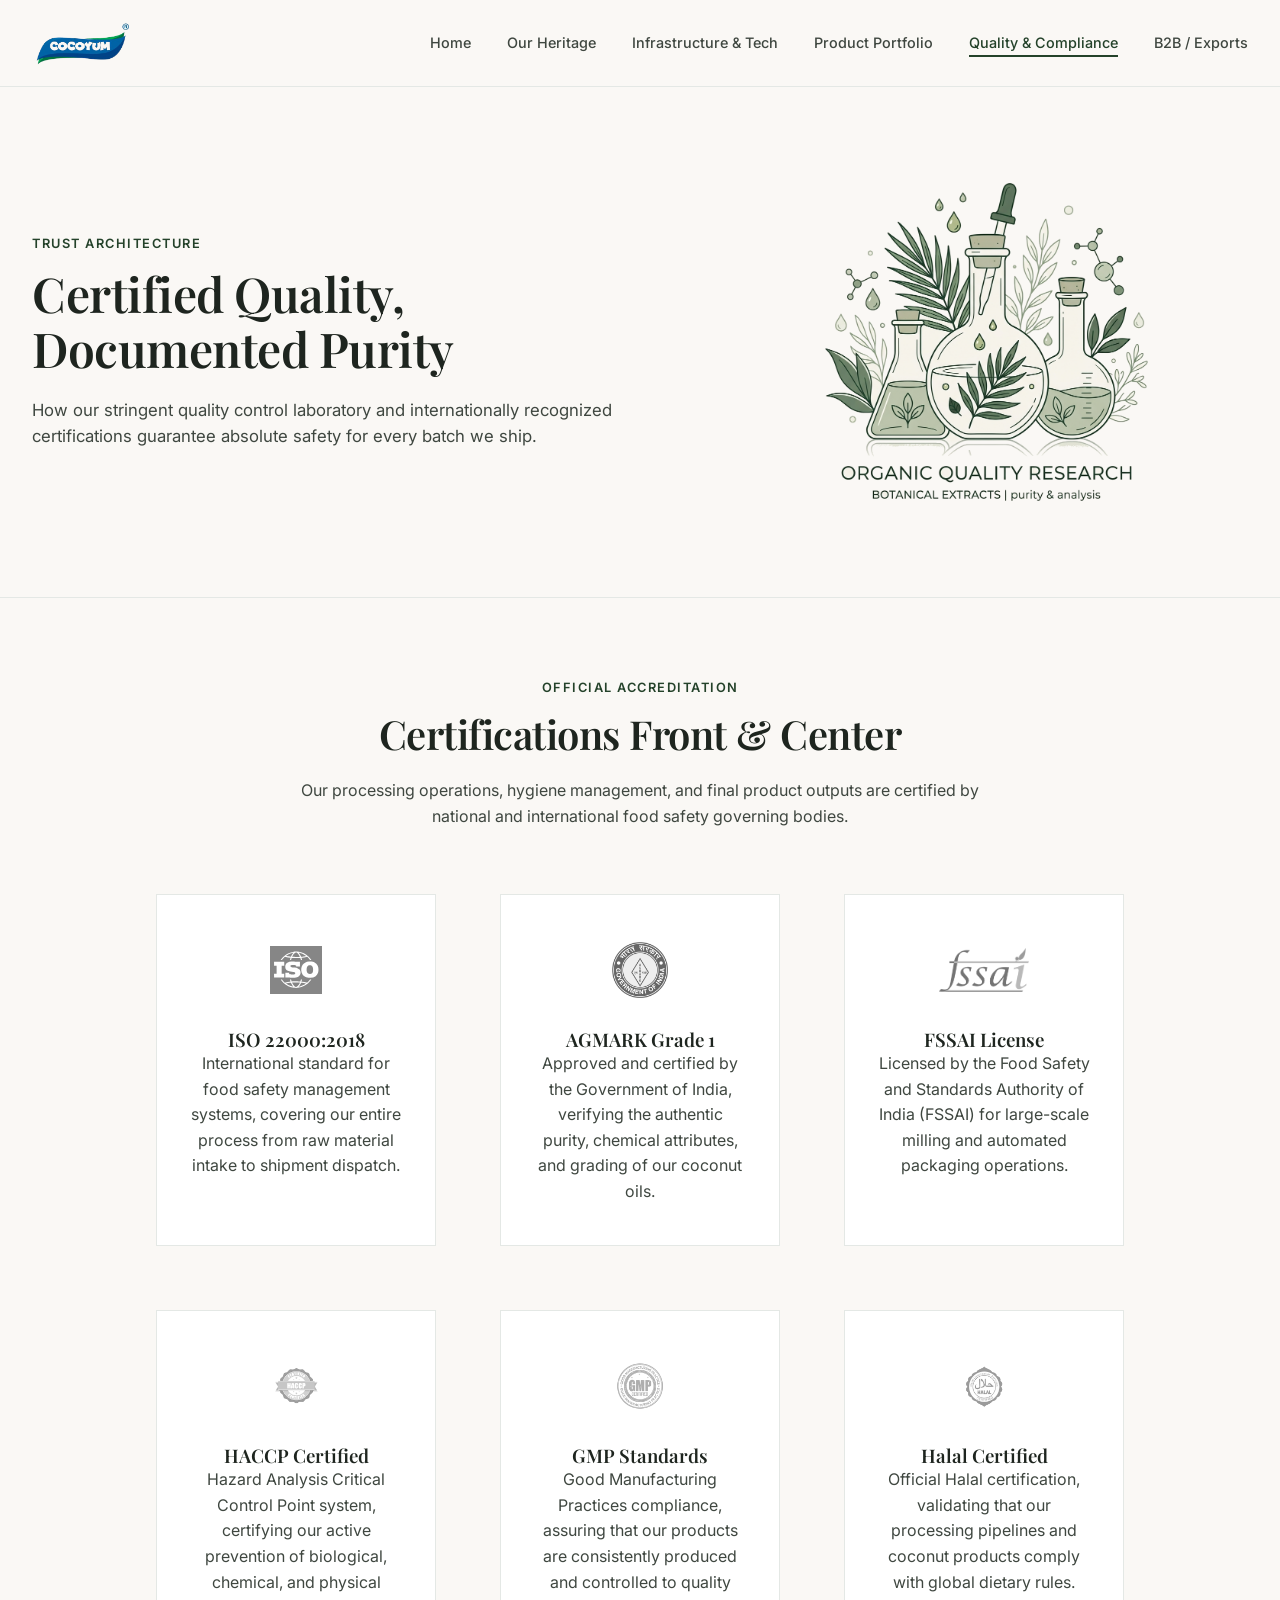
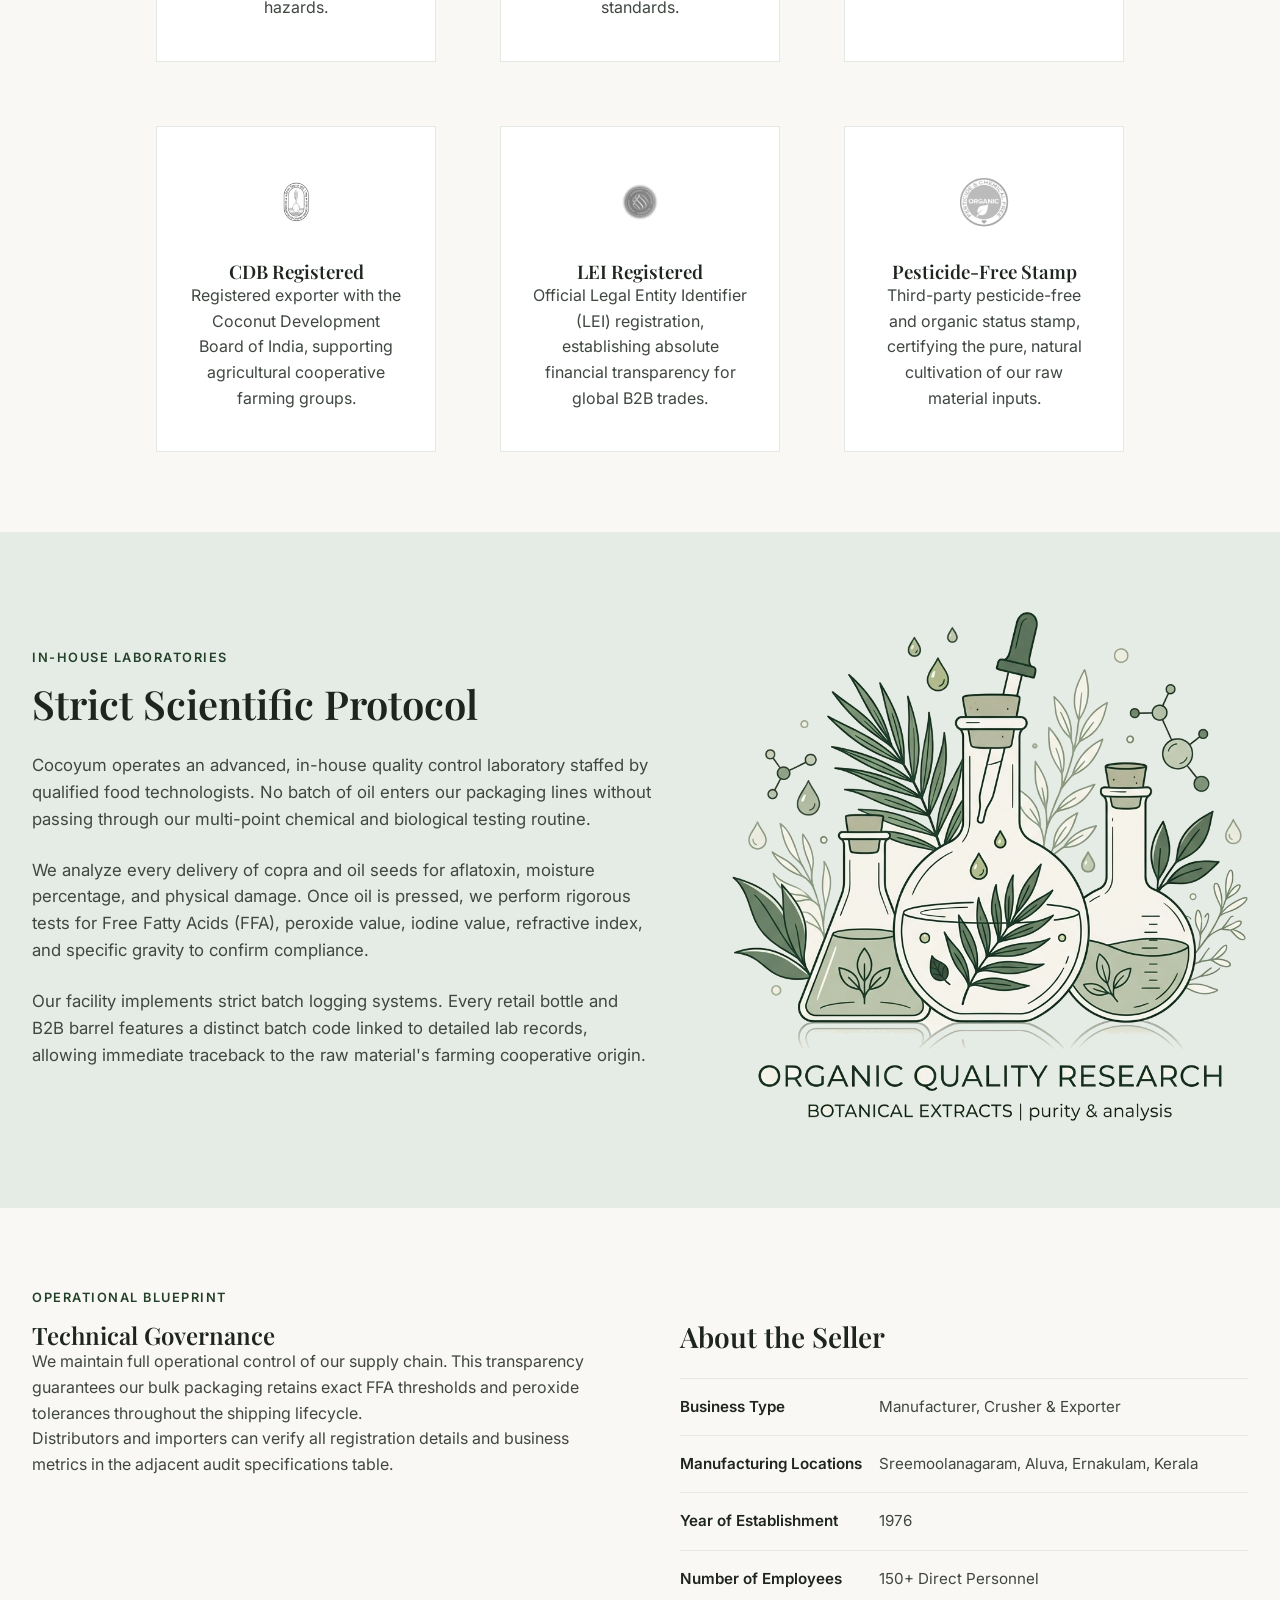
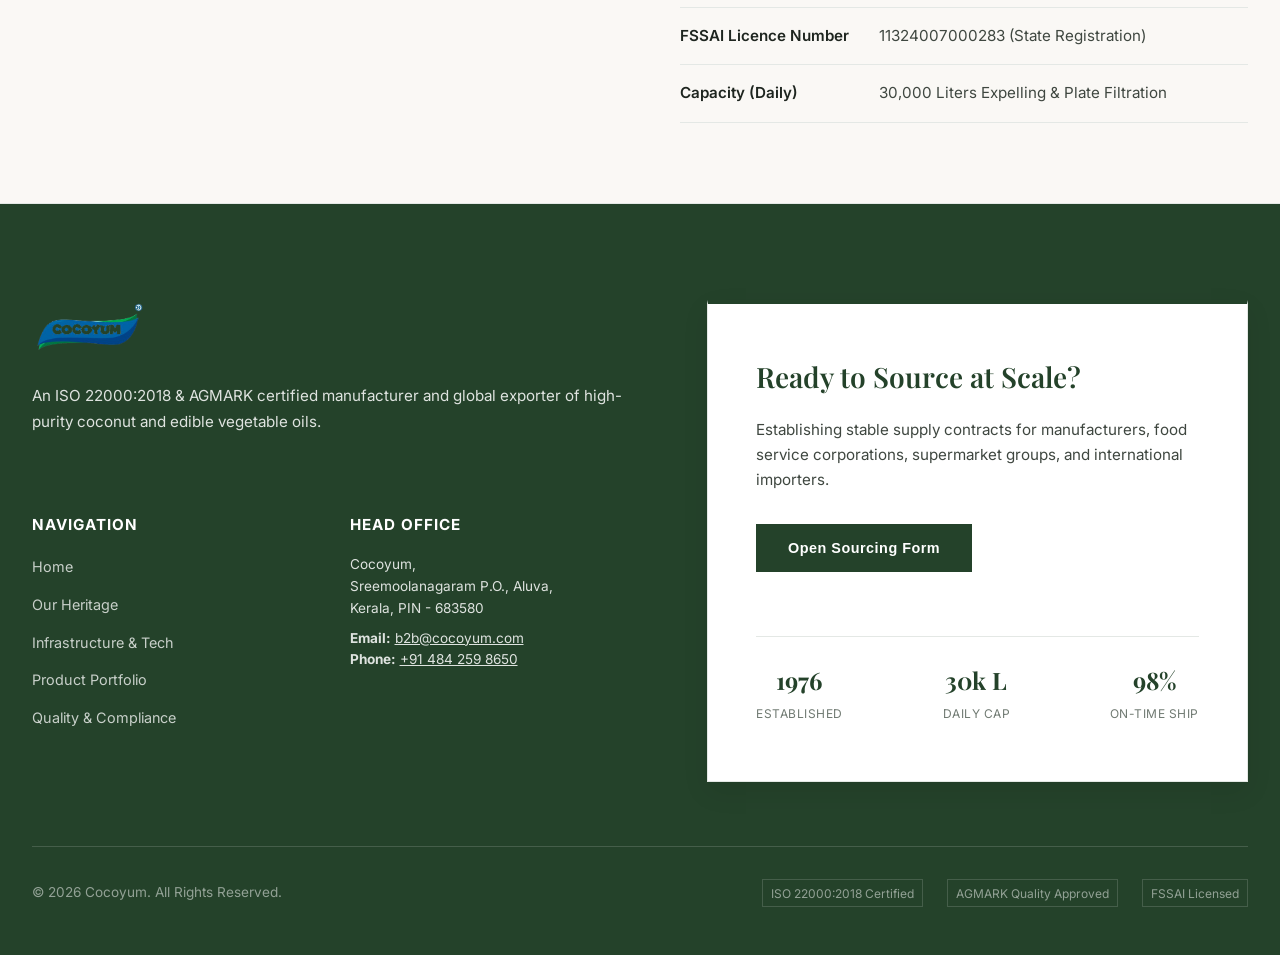
<file: quality.html>
<!DOCTYPE html>
<html lang="en">
<head>
    <meta charset="UTF-8">
    <meta name="viewport" content="width=device-width, initial-scale=1.0">
    <title>Quality & Compliance Certifications | Cocoyum</title>
    <meta name="description" content="Discover the quality assurance framework of Cocoyum. ISO 22000:2018, AGMARK, and FSSAI certified. In-house laboratory batch testing protocols.">
    <meta name="keywords" content="ISO 22000:2018, AGMARK Grade 1, FSSAI License, Quality Control Lab, Batch Analysis, Food Safety Standards">
    <!-- Favicon -->
    <link rel="icon" type="image/png" href="data:image/svg+xml,<svg xmlns=%22http://www.w3.org/2000/svg%22 viewBox=%220 0 100 100%22><text y=%22.9em%22 font-size=%2290%22>🌴</text></svg>">
    <!-- CSS Stylesheet -->
    <link rel="stylesheet" href="css/style.css">
</head>
<body>

    <!-- Header & Navigation -->
    <header id="main-header">
        <div class="nav-container">
            <a href="index.html" class="logo-anchor" id="nav-logo">
                <img src="assets/logo.png" alt="Cocoyum Logo" class="logo-img">
            </a>
            
            <button class="menu-toggle" aria-label="Toggle Navigation" id="menu-toggle-btn">
                <span></span>
                <span></span>
                <span></span>
            </button>
            
            <nav>
                <ul class="nav-links" id="nav-menu">
                    <li><a href="index.html">Home</a></li>
                    <li><a href="heritage.html">Our Heritage</a></li>
                    <li><a href="infrastructure.html">Infrastructure & Tech</a></li>
                    <li><a href="products.html">Product Portfolio</a></li>
                    <li><a href="quality.html" class="active">Quality & Compliance</a></li>
                    <li><a href="b2b.html">B2B / Exports</a></li>
                </ul>
            </nav>
        </div>
    </header>

    <!-- Main Content Area -->
    <main>
        
        <!-- Shared Split Page Hero -->
        <section class="page-hero">
            <div class="page-hero-grid">
                <div class="page-hero-content">
                    <span class="subtitle">Trust Architecture</span>
                    <h1>Certified Quality, Documented Purity</h1>
                    <p>How our stringent quality control laboratory and internationally recognized certifications guarantee absolute safety for every batch we ship.</p>
                </div>
                <div class="page-hero-image-wrap">
                    <div class="page-hero-frame bg-slate">
                        <img src="assets/lab_illustration.png" alt="In-house Quality Control Laboratory Illustration" style="max-height: 330px; width: auto; object-fit: contain;">
                    </div>
                </div>
            </div>
        </section>

        <!-- Certifications Showcase -->
        <section class="container" id="certifications">
            <div class="section-title-wrap">
                <span class="subtitle">Official Accreditation</span>
                <h2 class="section-title">Certifications Front & Center</h2>
                <p>Our processing operations, hygiene management, and final product outputs are certified by national and international food safety governing bodies.</p>
            </div>
            
            <div class="cert-grid" id="certifications-grid">
                <!-- Cert 1 -->
                <div class="cert-card" id="cert-iso">
                    <div class="cert-logo-container">
                        <img src="assets/iso_logo.svg" alt="ISO 22000:2018 Certification Logo" class="cert-logo-img">
                    </div>
                    <h3>ISO 22000:2018</h3>
                    <p>International standard for food safety management systems, covering our entire process from raw material intake to shipment dispatch.</p>
                </div>
                
                <!-- Cert 2 -->
                <div class="cert-card" id="cert-agmark">
                    <div class="cert-logo-container">
                        <img src="assets/agmark_logo.png" alt="AGMARK Grade 1 Quality Logo" class="cert-logo-img">
                    </div>
                    <h3>AGMARK Grade 1</h3>
                    <p>Approved and certified by the Government of India, verifying the authentic purity, chemical attributes, and grading of our coconut oils.</p>
                </div>

                <!-- Cert 3 -->
                <div class="cert-card" id="cert-fssai">
                    <div class="cert-logo-container">
                        <img src="assets/fssai_logo.png" alt="FSSAI License Logo" class="cert-logo-img">
                    </div>
                    <h3>FSSAI License</h3>
                    <p>Licensed by the Food Safety and Standards Authority of India (FSSAI) for large-scale milling and automated packaging operations.</p>
                </div>

                <!-- Cert 4 -->
                <div class="cert-card" id="cert-haccp">
                    <div class="cert-logo-container">
                        <img src="assets/cert_haccp.png" alt="HACCP Certification Logo" class="cert-logo-img">
                    </div>
                    <h3>HACCP Certified</h3>
                    <p>Hazard Analysis Critical Control Point system, certifying our active prevention of biological, chemical, and physical hazards.</p>
                </div>

                <!-- Cert 5 -->
                <div class="cert-card" id="cert-gmp">
                    <div class="cert-logo-container">
                        <img src="assets/cert_gmp.png" alt="GMP Certification Logo" class="cert-logo-img">
                    </div>
                    <h3>GMP Standards</h3>
                    <p>Good Manufacturing Practices compliance, assuring that our products are consistently produced and controlled to quality standards.</p>
                </div>

                <!-- Cert 6 -->
                <div class="cert-card" id="cert-halal">
                    <div class="cert-logo-container">
                        <img src="assets/cert_halal.png" alt="Halal Certification Logo" class="cert-logo-img">
                    </div>
                    <h3>Halal Certified</h3>
                    <p>Official Halal certification, validating that our processing pipelines and coconut products comply with global dietary rules.</p>
                </div>

                <!-- Cert 7 -->
                <div class="cert-card" id="cert-cdb">
                    <div class="cert-logo-container">
                        <img src="assets/cert_cdb.png" alt="Coconut Development Board Logo" class="cert-logo-img">
                    </div>
                    <h3>CDB Registered</h3>
                    <p>Registered exporter with the Coconut Development Board of India, supporting agricultural cooperative farming groups.</p>
                </div>

                <!-- Cert 8 -->
                <div class="cert-card" id="cert-lei">
                    <div class="cert-logo-container">
                        <img src="assets/cert_lei.png" alt="Legal Entity Identifier Logo" class="cert-logo-img">
                    </div>
                    <h3>LEI Registered</h3>
                    <p>Official Legal Entity Identifier (LEI) registration, establishing absolute financial transparency for global B2B trades.</p>
                </div>

                <!-- Cert 9 -->
                <div class="cert-card" id="cert-organic">
                    <div class="cert-logo-container">
                        <img src="assets/cert_organic.png" alt="Organic Pesticide Free Logo" class="cert-logo-img">
                    </div>
                    <h3>Pesticide-Free Stamp</h3>
                    <p>Third-party pesticide-free and organic status stamp, certifying the pure, natural cultivation of our raw material inputs.</p>
                </div>
            </div>
        </section>

        <!-- Laboratory Standards Section -->
        <section class="container" style="background-color: var(--tile-sage); border-radius: var(--border-radius-sm);" id="lab-standards">
            <div class="snapshot-grid">
                <div class="snapshot-text">
                    <span class="subtitle">In-House Laboratories</span>
                    <h2>Strict Scientific Protocol</h2>
                    <p>Cocoyum operates an advanced, in-house quality control laboratory staffed by qualified food technologists. No batch of oil enters our packaging lines without passing through our multi-point chemical and biological testing routine.</p>
                    <p>We analyze every delivery of copra and oil seeds for aflatoxin, moisture percentage, and physical damage. Once oil is pressed, we perform rigorous tests for Free Fatty Acids (FFA), peroxide value, iodine value, refractive index, and specific gravity to confirm compliance.</p>
                    <p>Our facility implements strict batch logging systems. Every retail bottle and B2B barrel features a distinct batch code linked to detailed lab records, allowing immediate traceback to the raw material's farming cooperative origin.</p>
                </div>
                <div class="snapshot-image-wrap">
                    <img src="assets/lab_illustration.png" alt="In-house quality control testing laboratory Illustration" style="width: 100%; height: auto;">
                </div>
            </div>
        </section>

        <!-- About Seller Specs Table (Reference layout matching tea seller) -->
        <section class="container" id="seller-specs-section">
            <div class="snapshot-grid" style="grid-template-columns: 1fr 1fr; align-items: start;">
                <div>
                    <span class="subtitle">Operational Blueprint</span>
                    <h2>Technical Governance</h2>
                    <p>We maintain full operational control of our supply chain. This transparency guarantees our bulk packaging retains exact FFA thresholds and peroxide tolerances throughout the shipping lifecycle.</p>
                    <p>Distributors and importers can verify all registration details and business metrics in the adjacent audit specifications table.</p>
                </div>
                
                <div class="specs-table-wrapper" id="about-seller-specs">
                    <h3 class="specs-title">About the Seller</h3>
                    <table class="specs-table">
                        <tr>
                            <td class="specs-label">Business Type</td>
                            <td class="specs-value">Manufacturer, Crusher & Exporter</td>
                        </tr>
                        <tr>
                            <td class="specs-label">Manufacturing Locations</td>
                            <td class="specs-value">Sreemoolanagaram, Aluva, Ernakulam, Kerala</td>
                        </tr>
                        <tr>
                            <td class="specs-label">Year of Establishment</td>
                            <td class="specs-value">1976</td>
                        </tr>
                        <tr>
                            <td class="specs-label">Number of Employees</td>
                            <td class="specs-value">150+ Direct Personnel</td>
                        </tr>
                        <tr>
                            <td class="specs-label">FSSAI Licence Number</td>
                            <td class="specs-value">11324007000283 (State Registration)</td>
                        </tr>
                        <tr>
                            <td class="specs-label">Capacity (Daily)</td>
                            <td class="specs-value">30,000 Liters Expelling & Plate Filtration</td>
                        </tr>
                    </table>
                </div>
            </div>
        </section>

    </main>

    <!-- Footer Area -->
    <footer id="main-footer">
        <div class="footer-grid-layout">
            <!-- Left Info Column -->
            <div class="footer-info">
                <div>
                    <a href="index.html" class="footer-logo-anchor">
                        <img src="assets/logo.png" alt="Cocoyum Logo" class="footer-logo-img">
                    </a>
                    <p style="font-size: 0.95rem; line-height: 1.7; margin-bottom: 2rem;">An ISO 22000:2018 & AGMARK certified manufacturer and global exporter of high-purity coconut and edible vegetable oils.</p>
                </div>
                
                <div class="footer-navs">
                    <div class="footer-nav-col">
                        <h4>Navigation</h4>
                        <ul>
                            <li><a href="index.html">Home</a></li>
                            <li><a href="heritage.html">Our Heritage</a></li>
                            <li><a href="infrastructure.html">Infrastructure & Tech</a></li>
                            <li><a href="products.html">Product Portfolio</a></li>
                            <li><a href="quality.html">Quality & Compliance</a></li>
                        </ul>
                    </div>
                    <div class="footer-nav-col">
                        <h4>Head Office</h4>
                        <p style="font-size: 0.85rem; line-height: 1.6; margin-bottom: 0.5rem;">Cocoyum,<br>Sreemoolanagaram P.O., Aluva,<br>Kerala, PIN - 683580</p>
                        <p style="font-size: 0.85rem;"><strong>Email:</strong> <a href="mailto:b2b@cocoyum.com">b2b@cocoyum.com</a><br><strong>Phone:</strong> <a href="tel:+914842598650">+91 484 259 8650</a></p>
                    </div>
                </div>
            </div>
            
                        <!-- Right B2B Sourcing Call-to-Action Card -->
            <div class="footer-cta-wrapper" id="footer-b2b-wrapper">
                <h3>Ready to Source at Scale?</h3>
                <p>Establishing stable supply contracts for manufacturers, food service corporations, supermarket groups, and international importers.</p>
                
                <button class="btn footer-cta-btn" id="footer-open-modal-btn">Open Sourcing Form</button>
                
                <!-- B2B Stats below CTA -->
                <div class="footer-stats-strip">
                    <div class="footer-stat-item">
                        <span class="footer-stat-val">1976</span>
                        <span class="footer-stat-lbl">Established</span>
                    </div>
                    <div class="footer-stat-item">
                        <span class="footer-stat-val">30k L</span>
                        <span class="footer-stat-lbl">Daily Cap</span>
                    </div>
                    <div class="footer-stat-item">
                        <span class="footer-stat-val">98%</span>
                        <span class="footer-stat-lbl">On-Time Ship</span>
                    </div>
                </div>
            </div>
        </div>
        
        <div class="footer-bottom">
            <div>&copy; 2026 Cocoyum. All Rights Reserved.</div>
            <div class="footer-certs-strip">
                <span>ISO 22000:2018 Certified</span>
                <span>AGMARK Quality Approved</span>
                <span>FSSAI Licensed</span>
            </div>
        </div>
    </footer>

    <!-- Floating Contact Button (FOB) -->
    <button class="floating-contact-btn" id="fob-contact-btn" aria-label="Open B2B Sourcing Form">
        <svg xmlns="http://www.w3.org/2000/svg" fill="none" viewBox="0 0 24 24" stroke="currentColor">
            <path stroke-linecap="round" stroke-linejoin="round" stroke-width="1.5" d="M8 12h.01M12 12h.01M16 12h.01M21 12c0 4.418-4.03 8-9 8a9.863 9.863 0 01-4.255-.949L3 20l1.395-3.72C3.512 15.042 3 13.574 3 12c0-4.418 4.03-8 9-8s9 3.582 9 8z" />
        </svg>
        Trade Inquiry
    </button>

    <!-- Accessible Modal Overlay for B2B Sourcing Inquiry -->
    <div class="modal-overlay" id="b2b-modal" role="dialog" aria-modal="true" aria-labelledby="modal-title" aria-hidden="true">
        <div class="modal-card">
            <button class="modal-close-btn" aria-label="Close Inquiry Form" id="modal-close-btn">
                <svg xmlns="http://www.w3.org/2000/svg" fill="none" viewBox="0 0 24 24" stroke="currentColor">
                    <path stroke-linecap="round" stroke-linejoin="round" stroke-width="2" d="M6 18L18 6M6 6l12 12" />
                </svg>
            </button>
            <h3 id="modal-title" class="form-title">Request for Quotation</h3>
            <p class="form-subtitle">Submit your sourcing requirements and our trade desk will respond within 24 business hours.</p>
            
            <form class="footer-form" id="b2b-inquiry-form">
                <div class="form-row">
                    <div class="footer-form-group">
                        <label for="footer-company-name">Company Name *</label>
                        <input type="text" id="footer-company-name" placeholder="e.g., Global Foods Ltd" required>
                    </div>
                    <div class="footer-form-group">
                        <label for="footer-contact-name">Contact Name *</label>
                        <input type="text" id="footer-contact-name" placeholder="e.g., John Doe" required>
                    </div>
                </div>
                <div class="form-row">
                    <div class="footer-form-group">
                        <label for="footer-email">Business Email *</label>
                        <input type="email" id="footer-email" placeholder="e.g., procurement@globalfoods.com" required>
                    </div>
                    <div class="footer-form-group">
                        <label for="footer-product-spec">Select Product *</label>
                        <select id="footer-product-spec" required>
                            <option value="" disabled selected>-- Select Product --</option>
                            <option value="bulk-coconut">Bulk Coconut Oil</option>
                            <option value="cocoyum-retail">Cocoyum Consumer Oil</option>
                            <option value="bulk-sunflower">Bulk Sunflower Oil</option>
                            <option value="bulk-ricebran">Bulk Rice Bran Oil</option>
                        </select>
                    </div>
                </div>
                <div class="form-row">
                    <div class="footer-form-group">
                        <label for="footer-volume">Target Volume *</label>
                        <input type="text" id="footer-volume" placeholder="e.g. 10 Tons" required>
                    </div>
                    <div class="footer-form-group">
                        <label for="footer-destination">Target Destination Port *</label>
                        <input type="text" id="footer-destination" placeholder="e.g. Port of Jebel Ali" required>
                    </div>
                </div>
                <div class="footer-form-group">
                    <label for="footer-message">Additional Specifications</label>
                    <textarea id="footer-message" rows="3" placeholder="Specify packaging, terms..."></textarea>
                </div>
                
                <!-- Form Status Banner -->
                <div class="form-status" id="form-status-message"></div>
                
                <button type="submit" class="btn footer-form-btn" style="width: 100%; margin-top: 1rem;">Submit Trade Inquiry</button>
            </form>
        </div>
    </div>

    <!-- Main JavaScript Logic -->
    <script src="js/main.js"></script>
</body>
</html>
</file>
<file: css/style.css>
/* ==========================================================================
   Cocoyum - Organic Editorial Design System & Stylesheet
   ========================================================================== */

/* Import Google Fonts */
@import url('https://fonts.googleapis.com/css2?family=Inter:wght@300;400;500;600;700&family=Playfair+Display:ital,wght@0,400;0,600;0,700;1,400&display=swap');

:root {
    /* Reference Color Palette */
    --primary-color: #24422A;       /* Organic Deep Forest Green */
    --primary-light: #345D3C;
    --primary-dark: #162B1C;
    --secondary-color: #E5A93B;     /* Rich Amber Accent */
    
    /* Neutrals */
    --neutral-darkest: #1E251F;     /* Forest Charcoal (Titles) */
    --neutral-dark: #3F4740;        /* Forest Slate (Body copy) */
    --neutral-medium: #707A72;      /* Muted Slate */
    --neutral-light: #E4E8E5;       /* Warm light border */
    --canvas-bg: #FAF8F5;           /* Warm, organic off-white background */
    --white: #ffffff;
    
    /* Pastel Accents for Product Blocks & Mosaic Tiles */
    --tile-sage: #E5ECE5;
    --tile-tan: #EFEBE4;
    --tile-peach: #F5ECE8;
    --tile-slate: #E8ECF2;
    
    /* Typography */
    --font-serif: 'Playfair Display', Georgia, serif;
    --font-sans: 'Inter', -apple-system, BlinkMacSystemFont, "Segoe UI", Roboto, sans-serif;
    
    /* Shadows */
    --shadow-sm: 0 1px 3px rgba(0,0,0,0.05);
    --shadow-md: 0 4px 10px rgba(0,0,0,0.05);
    --shadow-lg: 0 10px 25px rgba(0,0,0,0.08);
    
    --border-radius-sm: 0px;        /* Sharp corners like reference image */
    --border-radius-md: 4px;
    --border-radius-lg: 8px;
    
    --transition-normal: 0.3s ease;
}

/* Base Styles */
* {
    box-sizing: border-box;
    margin: 0;
    padding: 0;
}

html {
    scroll-behavior: smooth;
    font-size: 16px;
}

body {
    font-family: var(--font-sans);
    background-color: var(--canvas-bg);
    color: var(--neutral-dark);
    line-height: 1.6;
    overflow-x: hidden;
}

h1, h2, h3, h4, h5, h6 {
    color: var(--neutral-darkest);
    font-weight: 700;
    line-height: 1.2;
}

h1, h2, h3, .font-serif-title {
    font-family: var(--font-serif);
    font-weight: 600;
}

a {
    color: inherit;
    text-decoration: none;
    transition: var(--transition-normal);
}

/* Header & Navigation */
header {
    background-color: var(--canvas-bg);
    border-bottom: 1px solid var(--neutral-light);
    position: sticky;
    top: 0;
    z-index: 1000;
}

.nav-container {
    max-width: 1440px;
    margin: 0 auto;
    display: flex;
    justify-content: space-between;
    align-items: center;
    padding: 1.25rem 2rem;
}

.logo-anchor {
    display: flex;
    align-items: center;
}

.logo-img {
    height: 46px;
    width: auto;
    display: block;
    transition: transform var(--transition-normal);
}

.logo-anchor:hover .logo-img {
    transform: scale(1.02);
}

.logo-main {
    font-family: var(--font-serif);
    font-weight: 700;
    font-size: 1.5rem;
    color: var(--primary-color);
    letter-spacing: -0.5px;
}

.logo-sub {
    font-size: 0.75rem;
    font-weight: 500;
    color: var(--neutral-medium);
    margin-top: 1px;
    letter-spacing: 0.5px;
}

.nav-links {
    display: flex;
    gap: 2.25rem;
    list-style: none;
}

.nav-links a {
    font-size: 0.9rem;
    font-weight: 500;
    color: var(--neutral-dark);
    padding: 0.25rem 0;
    border-bottom: 2px solid transparent;
    text-transform: capitalize;
}

.nav-links a:hover,
.nav-links a.active {
    color: var(--primary-color);
    border-bottom-color: var(--primary-color);
}

/* Mobile Hamburger Menu */
.menu-toggle {
    display: none;
    flex-direction: column;
    gap: 5px;
    cursor: pointer;
    background: none;
    border: none;
}

.menu-toggle span {
    display: block;
    width: 22px;
    height: 2px;
    background-color: var(--primary-color);
    transition: var(--transition-normal);
}

/* Containers */
main {
    min-height: calc(100vh - 80px - 450px);
}

.container {
    max-width: 1440px;
    margin: 0 auto;
    padding: 5rem 2rem;
}

.section-title-wrap {
    text-align: center;
    max-width: 700px;
    margin: 0 auto 4rem auto;
}

.subtitle {
    color: var(--primary-color);
    text-transform: uppercase;
    font-size: 0.8rem;
    font-weight: 600;
    letter-spacing: 1.5px;
    margin-bottom: 0.75rem;
    display: block;
}

.section-title {
    font-size: 2.5rem;
    margin-bottom: 1.25rem;
    letter-spacing: -0.5px;
}

/* Flat, Clean Buttons with Square Corners */
.btn {
    display: inline-flex;
    align-items: center;
    justify-content: center;
    padding: 0.85rem 2rem;
    font-weight: 500;
    font-size: 0.9rem;
    letter-spacing: 0.5px;
    border-radius: var(--border-radius-sm);
    cursor: pointer;
    transition: var(--transition-normal);
    border: 1px solid transparent;
}

.btn-primary {
    background-color: var(--primary-color);
    color: var(--white);
}

.btn-primary:hover {
    background-color: var(--primary-dark);
}

.btn-secondary {
    background-color: transparent;
    color: var(--primary-color);
    border-color: var(--primary-color);
}

.btn-secondary:hover {
    background-color: var(--primary-color);
    color: var(--white);
}

/* Split Hero Layout with Floating Package */
.hero {
    background-color: var(--canvas-bg);
    padding: 6rem 2rem;
    position: relative;
    overflow: hidden;
}

.hero-grid {
    max-width: 1440px;
    margin: 0 auto;
    display: grid;
    grid-template-columns: 1.2fr 1fr;
    gap: 4rem;
    align-items: center;
}

.hero-content {
    text-align: left;
}

.hero h1 {
    font-size: 3.75rem;
    color: var(--neutral-darkest);
    margin-bottom: 1.5rem;
    letter-spacing: -1px;
    line-height: 1.15;
}

.hero p {
    font-size: 1.1rem;
    color: var(--neutral-dark);
    margin-bottom: 2.5rem;
    max-width: 580px;
}

.hero-actions {
    display: flex;
    gap: 1.25rem;
}

.hero-image-wrap {
    display: flex;
    justify-content: center;
    align-items: center;
    position: relative;
}

.hero-floating-image {
    width: 100%;
    max-width: 500px;
    height: auto;
    filter: drop-shadow(0 20px 35px rgba(0, 0, 0, 0.12));
    animation: float 6s ease-in-out infinite;
}

@keyframes float {
    0%, 100% { transform: translateY(0px); }
    50% { transform: translateY(-12px); }
}

/* Split Page Hero (Used across all subpages) */
.page-hero {
    background-color: var(--canvas-bg);
    padding: 5rem 2rem;
    border-bottom: 1px solid var(--neutral-light);
}

.page-hero-grid {
    max-width: 1440px;
    margin: 0 auto;
    display: grid;
    grid-template-columns: 1.2fr 1fr;
    gap: 4rem;
    align-items: center;
}

.page-hero-content {
    text-align: left;
}

.page-hero h1 {
    font-size: 3rem;
    color: var(--neutral-darkest);
    margin-bottom: 1.25rem;
    letter-spacing: -0.5px;
    line-height: 1.15;
}

.page-hero p {
    font-size: 1.05rem;
    color: var(--neutral-dark);
    margin-bottom: 0px;
}

.page-hero-image-wrap {
    display: flex;
    justify-content: center;
    position: relative;
}

.page-hero-frame {
    width: 100%;
    max-width: 500px;
    height: 350px;
    background-color: transparent;
    padding: 1rem;
    display: flex;
    align-items: center;
    justify-content: center;
    overflow: hidden;
    box-shadow: none;
    border: none;
}

.page-hero-frame.bg-tan { background-color: transparent; }
.page-hero-frame.bg-peach { background-color: transparent; }
.page-hero-frame.bg-slate { background-color: transparent; }

.page-hero-frame img {
    width: 100%;
    height: 100%;
    object-fit: cover;
}

/* Premium Clean Timeline (Used in heritage.html) */
.timeline-clean {
    border-left: 1px solid var(--neutral-light);
    margin: 4rem auto;
    padding-left: 3rem;
    position: relative;
    max-width: 700px;
}

.timeline-clean-item {
    margin-bottom: 3.5rem;
    position: relative;
}

.timeline-clean-item:last-child {
    margin-bottom: 0;
}

.timeline-clean-item::before {
    content: '';
    position: absolute;
    left: calc(-3rem - 5px);
    top: 8px;
    width: 9px;
    height: 9px;
    border-radius: 50%;
    background-color: var(--primary-color);
    border: 2px solid var(--canvas-bg);
}

.timeline-clean-year {
    font-family: var(--font-serif);
    font-size: 2rem;
    font-weight: 700;
    color: var(--primary-color);
    line-height: 1;
    margin-bottom: 0.5rem;
}

.timeline-clean-title {
    font-size: 1.15rem;
    font-weight: 600;
    color: var(--neutral-darkest);
    margin-bottom: 0.5rem;
}

.timeline-clean-desc {
    font-size: 0.95rem;
    color: var(--neutral-dark);
    max-width: 600px;
}

/* Solid Forest Green Metric Banner Strip */
.metric-strip {
    background-color: var(--primary-color);
    color: var(--white);
    padding: 1.5rem 0;
    text-align: center;
}

.metric-text-wrap {
    max-width: 1200px;
    margin: 0 auto;
    padding: 0 2rem;
    font-size: 0.95rem;
    font-weight: 400;
    letter-spacing: 1px;
    display: flex;
    justify-content: space-around;
    flex-wrap: wrap;
    gap: 1.5rem;
}

.metric-dot-item {
    display: inline-flex;
    align-items: center;
    gap: 0.5rem;
    text-transform: uppercase;
    font-size: 0.85rem;
}

/* Executive Snapshot */
.snapshot-section {
    background-color: var(--canvas-bg);
    border-top: 1px solid var(--neutral-light);
}

.snapshot-grid {
    display: grid;
    grid-template-columns: 1.2fr 1fr;
    gap: 5rem;
    align-items: center;
}

.snapshot-text h2 {
    font-size: 2.5rem;
    margin-bottom: 1.5rem;
}

.snapshot-text p {
    margin-bottom: 1.5rem;
    font-size: 1.05rem;
    color: var(--neutral-dark);
}

.snapshot-quote {
    border-left: 3px solid var(--primary-color);
    padding-left: 1.5rem;
    margin: 2.25rem 0;
    font-style: italic;
    font-size: 1.15rem;
    color: var(--neutral-darkest);
    font-family: var(--font-serif);
}

/* Premium Card Grid - Colored Background Tiles */
.card-grid {
    display: grid;
    grid-template-columns: repeat(auto-fit, minmax(280px, 1fr));
    gap: 2.5rem;
}

.card {
    background-color: transparent;
    transition: var(--transition-normal);
}

.card-tile {
    height: 300px;
    display: flex;
    align-items: center;
    justify-content: center;
    margin-bottom: 1.5rem;
    transition: var(--transition-normal);
    position: relative;
    overflow: hidden;
}

.card-tile img {
    height: 80%;
    width: 80%;
    object-fit: contain;
    transition: var(--transition-normal);
}

.card:hover .card-tile img {
    transform: scale(1.05);
}

/* Assign Pastel Accent Colors to Cards */
.bg-sage { background-color: var(--tile-sage); }
.bg-tan { background-color: var(--tile-tan); }
.bg-peach { background-color: var(--tile-peach); }
.bg-slate { background-color: var(--tile-slate); }

.card-info {
    text-align: left;
}

.card-info h3 {
    font-size: 1.3rem;
    margin-bottom: 0.5rem;
}

.card-info p {
    font-size: 0.95rem;
    color: var(--neutral-dark);
    margin-bottom: 1rem;
}

/* Asymmetrical Mosaic Grid Layout (Choose the from Tea Journal style) */
.mosaic-grid {
    display: grid;
    grid-template-columns: repeat(2, 1fr);
    grid-auto-rows: 280px;
    gap: 2rem;
    margin-top: 3rem;
}

.mosaic-card {
    display: flex;
    flex-direction: column;
    justify-content: flex-end;
    padding: 2.5rem;
    position: relative;
    overflow: hidden;
    transition: var(--transition-normal);
}

.mosaic-card:hover {
    transform: translateY(-4px);
    box-shadow: var(--shadow-md);
}

.mosaic-card.wide {
    grid-column: span 2;
}

.mosaic-card.tall {
    grid-row: span 2;
    height: 580px;
}

.mosaic-num {
    font-family: var(--font-serif);
    font-size: 3rem;
    font-weight: 700;
    color: rgba(36, 66, 42, 0.15);
    position: absolute;
    top: 2rem;
    left: 2.5rem;
}

.mosaic-card-title {
    font-size: 1.5rem;
    margin-bottom: 0.5rem;
    color: var(--neutral-darkest);
    font-family: var(--font-serif);
}

.mosaic-card-desc {
    font-size: 0.95rem;
    color: var(--neutral-dark);
}

/* Timeline Layout (Heritage Page) */
.timeline {
    position: relative;
    max-width: 800px;
    margin: 4rem auto;
    padding: 0 1rem;
}

.timeline::after {
    content: '';
    position: absolute;
    width: 1px;
    background-color: var(--neutral-light);
    top: 0;
    bottom: 0;
    left: 50%;
}

.timeline-item {
    padding: 1.5rem 0;
    position: relative;
    width: 50%;
}

.timeline-item:nth-child(even) {
    left: 50%;
    padding-left: 2.5rem;
}

.timeline-item:nth-child(odd) {
    left: 0;
    padding-right: 2.5rem;
    text-align: right;
}

.timeline-badge {
    position: absolute;
    width: 10px;
    height: 10px;
    border-radius: 50%;
    background-color: var(--primary-color);
    top: 2rem;
    z-index: 1;
}

.timeline-item:nth-child(even) .timeline-badge {
    left: -5px;
}

.timeline-item:nth-child(odd) .timeline-badge {
    right: -5px;
}

.timeline-date {
    font-family: var(--font-serif);
    font-size: 1.3rem;
    font-weight: 600;
    color: var(--primary-color);
    margin-bottom: 0.25rem;
}

.timeline-content {
    background-color: var(--white);
    padding: 1.5rem;
    border: 1px solid var(--neutral-light);
}

/* Product Matrix spec filters & details */
.products-filter {
    display: flex;
    justify-content: center;
    gap: 1.5rem;
    margin-bottom: 4rem;
}

.filter-btn {
    background: none;
    border: none;
    font-family: var(--font-sans);
    font-size: 0.9rem;
    font-weight: 500;
    color: var(--neutral-medium);
    cursor: pointer;
    padding: 0.25rem 0;
    border-bottom: 2px solid transparent;
    transition: var(--transition-normal);
}

.filter-btn:hover,
.filter-btn.active {
    color: var(--primary-color);
    border-bottom-color: var(--primary-color);
}

/* Premium Borderless Product Cards */
.product-grid {
    display: grid;
    grid-template-columns: repeat(auto-fit, minmax(320px, 1fr));
    gap: 4rem 2.5rem;
    margin-top: 3rem;
}

.product-card {
    background-color: transparent;
    border: none;
    border-radius: 0;
    display: flex;
    flex-direction: column;
    transition: var(--transition-normal);
}

.product-card .card-tile {
    height: 340px;
    width: 100%;
    margin-bottom: 1.5rem;
    position: relative;
    overflow: hidden;
    background-color: var(--white);
    box-shadow: none;
    transition: transform 0.4s cubic-bezier(0.165, 0.84, 0.44, 1), box-shadow 0.4s cubic-bezier(0.165, 0.84, 0.44, 1);
}

.product-card:hover .card-tile {
    transform: translateY(-6px);
    box-shadow: var(--shadow-lg);
}

.product-card .card-tile img {
    height: 70%;
    width: 70%;
    object-fit: contain;
    transition: transform 0.6s cubic-bezier(0.165, 0.84, 0.44, 1);
}

.product-card:hover .card-tile img {
    transform: scale(1.4);
}

.product-details {
    padding: 0;
    display: flex;
    flex-direction: column;
    gap: 0.75rem;
}

.product-title {
    font-family: var(--font-serif);
    font-size: 1.4rem;
    font-weight: 600;
    color: var(--neutral-darkest);
    margin-bottom: 0px;
    line-height: 1.25;
}

.product-desc {
    font-size: 0.95rem;
    color: var(--neutral-dark);
    line-height: 1.5;
    margin-bottom: 0.5rem;
}

.product-specs {
    list-style: none;
    padding: 0;
    margin: 0;
}

.product-specs li {
    display: flex;
    justify-content: space-between;
    align-items: center;
    padding: 0.75rem 0;
    border-bottom: 1px solid var(--neutral-light);
    font-size: 0.85rem;
}

.product-specs li:first-child {
    border-top: 1px solid var(--neutral-light);
}

.product-specs li span:first-child {
    font-weight: 500;
    color: var(--neutral-medium);
    text-transform: uppercase;
    letter-spacing: 0.5px;
    font-size: 0.75rem;
}

.product-specs li span:last-child {
    font-weight: 600;
    color: var(--neutral-darkest);
}

/* About Seller Technical Specifications Table */
.specs-table-wrapper {
    margin-top: 2rem;
}

.specs-title {
    font-size: 1.75rem;
    margin-bottom: 1.5rem;
    font-family: var(--font-serif);
}

.specs-table {
    width: 100%;
    border-collapse: collapse;
}

.specs-table tr {
    border-bottom: 1px solid var(--neutral-light);
}

.specs-table tr:first-child {
    border-top: 1px solid var(--neutral-light);
}

.specs-table td {
    padding: 1rem 0;
    font-size: 0.95rem;
}

.specs-label {
    font-weight: 600;
    color: var(--neutral-darkest);
    width: 35%;
}

.specs-value {
    color: var(--neutral-dark);
}

/* Custom Certifications Layout */
.cert-grid {
    display: flex;
    justify-content: center;
    gap: 4rem;
    flex-wrap: wrap;
}

.cert-card {
    width: 280px;
    background-color: var(--white);
    border: 1px solid var(--neutral-light);
    padding: 2.5rem 2rem;
    text-align: center;
    transition: transform 0.3s cubic-bezier(0.16, 1, 0.3, 1), box-shadow 0.3s ease, border-color 0.3s ease;
}

.cert-card:hover {
    transform: translateY(-4px);
    border-color: var(--primary-color);
    box-shadow: var(--shadow-md);
}

.cert-logo-container {
    height: 70px;
    display: flex;
    align-items: center;
    justify-content: center;
    margin: 0 auto 1.5rem auto;
}

.cert-logo-img {
    width: auto;
    height: auto;
    object-fit: contain;
    filter: grayscale(1) opacity(0.6);
    transition: transform 0.3s ease, filter 0.3s ease;
}

/* Optical Alignment Sizing for Logos */
#cert-iso .cert-logo-img {
    max-height: 48px; /* ISO Square */
}

#cert-agmark .cert-logo-img {
    max-height: 56px; /* AGMARK Circle */
}

#cert-fssai .cert-logo-img {
    max-height: 44px; /* FSSAI Wide Rectangle */
    max-width: 130px;
}

#cert-haccp .cert-logo-img {
    max-height: 54px; /* HACCP Circle */
}

#cert-gmp .cert-logo-img {
    max-height: 54px; /* GMP Circle */
}

#cert-halal .cert-logo-img {
    max-height: 52px; /* Halal Circle */
}

#cert-cdb .cert-logo-img {
    max-height: 54px; /* CDB Circle */
}

#cert-lei .cert-logo-img {
    max-height: 48px; /* LEI Rectangle */
}

#cert-organic .cert-logo-img {
    max-height: 54px; /* Organic Seal */
}

.cert-card:hover .cert-logo-img {
    filter: grayscale(0) opacity(1);
    transform: scale(1.06);
}


/* Footer featuring full landscape image and floating dark green form card */
footer {
    background-color: var(--primary-color);
    padding: 6rem 2rem 3rem 2rem;
    color: rgba(255, 255, 255, 0.85);
    border-top: 1px solid var(--neutral-light);
}

.footer-grid-layout {
    max-width: 1440px;
    margin: 0 auto;
    display: grid;
    grid-template-columns: 1.1fr 1fr;
    gap: 5rem;
    align-items: start;
    padding-bottom: 4rem;
    border-bottom: 1px solid rgba(255, 255, 255, 0.15);
}

.footer-info {
    display: flex;
    flex-direction: column;
    justify-content: space-between;
    height: 100%;
}

.footer-logo-anchor {
    display: inline-block;
    margin-bottom: 1.5rem;
}

.footer-logo-img {
    height: 52px;
    width: auto;
    display: block;
    transition: transform var(--transition-normal);
}

.footer-logo-anchor:hover .footer-logo-img {
    transform: scale(1.02);
}

.footer-logo-main {
    font-family: var(--font-serif);
    font-weight: 700;
    font-size: 1.75rem;
    color: var(--white);
    line-height: 1.1;
    margin-bottom: 0.25rem;
}

.footer-logo-sub {
    font-size: 0.75rem;
    color: rgba(255, 255, 255, 0.5);
    margin-bottom: 2rem;
    letter-spacing: 0.5px;
}

.footer-navs {
    display: grid;
    grid-template-columns: 1fr 1fr;
    gap: 2.5rem;
    margin: 2.5rem 0;
}

.footer-nav-col h4 {
    color: var(--white);
    font-size: 0.95rem;
    margin-bottom: 1.25rem;
    text-transform: uppercase;
    letter-spacing: 1px;
}

.footer-nav-col ul {
    list-style: none;
}

.footer-nav-col ul li {
    margin-bottom: 0.75rem;
}

.footer-nav-col ul li a {
    font-size: 0.9rem;
    color: rgba(255, 255, 255, 0.75);
    transition: color var(--transition-normal);
}

.footer-nav-col ul li a:hover {
    color: var(--secondary-color);
}

/* Floating B2B Form Box */
.footer-form-wrapper {
    background-color: var(--primary-color);
    padding: 3rem 2.5rem;
    border-radius: var(--border-radius-sm);
    box-shadow: var(--shadow-lg);
    border: 1px solid rgba(255, 255, 255, 0.1);
}

.footer-form-wrapper h3 {
    color: var(--white);
    font-size: 1.75rem;
    margin-bottom: 0.5rem;
}

.footer-form-wrapper p {
    font-size: 0.9rem;
    color: rgba(255, 255, 255, 0.7);
    margin-bottom: 2rem;
}

.footer-form {
    display: flex;
    flex-direction: column;
    gap: 1.25rem;
}

.footer-form input,
.footer-form textarea,
.footer-form select {
    background-color: var(--white);
    color: var(--neutral-darkest);
    border: 1px solid transparent;
    padding: 0.8rem 1rem;
    font-family: var(--font-sans);
    font-size: 0.95rem;
    border-radius: var(--border-radius-sm);
    width: 100%;
}

.footer-form input:focus,
.footer-form textarea:focus,
.footer-form select:focus {
    outline: none;
    box-shadow: 0 0 0 3px rgba(255, 255, 255, 0.25);
}

.footer-form textarea {
    resize: vertical;
}

.footer-form-btn {
    background-color: var(--white);
    color: var(--primary-color);
    font-weight: 600;
}

.footer-form-btn:hover {
    background-color: rgba(255,255,255,0.9);
}

/* Footer Stats strip below form */
.footer-stats-strip {
    display: flex;
    justify-content: space-between;
    margin-top: 2.5rem;
    padding-top: 1.5rem;
    border-top: 1px solid var(--neutral-light);
}

.footer-stat-item {
    text-align: center;
}

.footer-stat-val {
    display: block;
    font-family: var(--font-serif);
    font-size: 1.5rem;
    font-weight: 700;
    color: var(--primary-color);
}

.footer-stat-lbl {
    font-size: 0.75rem;
    color: var(--neutral-medium);
    text-transform: uppercase;
    letter-spacing: 0.5px;
}

/* Bottom copyrights */
.footer-bottom {
    max-width: 1440px;
    margin: 0 auto;
    padding-top: 2rem;
    display: flex;
    justify-content: space-between;
    align-items: center;
    font-size: 0.85rem;
    color: rgba(255, 255, 255, 0.5);
}

.footer-certs-strip {
    display: flex;
    gap: 1.5rem;
}

.footer-certs-strip span {
    border: 1px solid rgba(255, 255, 255, 0.15);
    padding: 0.2rem 0.5rem;
    font-size: 0.75rem;
}

/* ==========================================================================
   Responsive Breakpoints
   ========================================================================== */

@media (max-width: 1024px) {
    .hero-grid,
    .page-hero-grid,
    .snapshot-grid,
    .footer-grid-layout {
        gap: 3rem;
    }
    
    .hero h1 {
        font-size: 3rem;
    }
}

@media (max-width: 768px) {
    .logo-img {
        height: 38px;
    }
    
    .footer-logo-img {
        height: 44px;
    }

    .nav-links {
        display: none;
        flex-direction: column;
        position: absolute;
        top: 100%;
        left: 0;
        right: 0;
        background-color: var(--canvas-bg);
        padding: 1.5rem 2rem;
        border-bottom: 1px solid var(--neutral-light);
        box-shadow: var(--shadow-md);
        gap: 1.25rem;
        z-index: 1001;
    }
    
    .nav-links.active {
        display: flex;
    }
    
    .menu-toggle {
        display: flex;
    }
    
    .hero {
        padding: 4rem 1.5rem;
    }
    
    .hero-grid,
    .page-hero-grid {
        grid-template-columns: 1fr;
        text-align: center;
        gap: 2.5rem;
    }
    
    .hero-content,
    .page-hero-content {
        text-align: center;
    }
    
    .hero p {
        margin-left: auto;
        margin-right: auto;
    }
    
    .hero-actions {
        justify-content: center;
    }
    
    .hero-floating-image {
        max-width: 320px;
    }
    
    .page-hero-frame {
        max-width: 100%;
        height: 260px;
    }
    
    .snapshot-grid,
    .footer-grid-layout {
        grid-template-columns: 1fr;
    }
    
    .mosaic-grid {
        grid-template-columns: 1fr;
        grid-auto-rows: auto;
    }
    
    .mosaic-card.tall {
        height: auto;
        padding-top: 8rem;
    }
    
    .timeline::after {
        left: 20px;
    }
    
    .timeline-item {
        width: 100%;
        padding-left: 2.5rem !important;
        padding-right: 0 !important;
        text-align: left !important;
    }
    
    .timeline-item:nth-child(even) {
        left: 0;
    }
    
    .timeline-badge {
        left: 15px !important;
    }
}

@media (max-width: 576px) {
    .container {
        padding: 4rem 1rem;
    }
    
    .hero h1,
    .page-hero h1 {
        font-size: 2.25rem;
    }
    
    .specs-table tr {
        display: flex;
        flex-direction: column;
        padding: 0.75rem 0;
    }
    
    .specs-table td {
        padding: 0.25rem 0;
        width: 100% !important;
    }
    
    .footer-navs {
        grid-template-columns: 1fr;
        gap: 1.5rem;
    }
    
    .footer-bottom {
        flex-direction: column;
        gap: 1.5rem;
        text-align: center;
    }
    
    .footer-certs-strip {
        flex-wrap: wrap;
        justify-content: center;
    }
}

/* Floating Action Button (FOB/FAB) */
.floating-contact-btn {
    position: fixed;
    bottom: 2rem;
    right: 2rem;
    background-color: var(--primary-color);
    color: var(--white);
    border: 1px solid rgba(255, 255, 255, 0.15);
    padding: 0.85rem 1.5rem;
    font-family: var(--font-sans);
    font-size: 0.85rem;
    font-weight: 600;
    letter-spacing: 0.5px;
    text-transform: uppercase;
    display: flex;
    align-items: center;
    gap: 0.5rem;
    box-shadow: var(--shadow-lg);
    cursor: pointer;
    z-index: 1000;
    transition: opacity 0.3s ease, transform 0.3s ease, background-color 0.2s ease;
    opacity: 0;
    transform: translateY(20px);
    pointer-events: none;
}

.floating-contact-btn.visible {
    opacity: 1;
    transform: translateY(0);
    pointer-events: auto;
}

.floating-contact-btn:hover {
    background-color: var(--primary-light);
    transform: translateY(-2px);
}

.floating-contact-btn svg {
    width: 16px;
    height: 16px;
}

@media (max-width: 576px) {
    .floating-contact-btn {
        bottom: 1.5rem;
        right: 1.5rem;
        padding: 0.75rem 1.25rem;
        font-size: 0.75rem;
    }
}

/* ==========================================================================
   B2B Sourcing Page Layout & Form
   ========================================================================== */

.form-grid-layout {
    display: grid;
    grid-template-columns: 1.1fr 1.2fr;
    gap: 6rem;
    align-items: start;
}

.info-column {
    display: flex;
    flex-direction: column;
}

.info-column h2 {
    font-size: 2.75rem;
    line-height: 1.2;
    margin-bottom: 1.5rem;
    color: var(--neutral-darkest);
}

.info-column p {
    font-size: 1.05rem;
    line-height: 1.75;
    color: var(--neutral-dark);
    margin-bottom: 3rem;
}

/* Contact details / list items without standard bullets */
.contact-details {
    list-style: none;
    padding: 0;
    margin: 0;
    display: flex;
    flex-direction: column;
    gap: 2.5rem;
}

.contact-details li {
    display: flex;
    align-items: flex-start;
    gap: 1.5rem;
}

.contact-details .contact-icon {
    width: 48px;
    height: 48px;
    border-radius: 50%;
    background-color: var(--tile-sage);
    color: var(--primary-color);
    display: flex;
    align-items: center;
    justify-content: center;
    flex-shrink: 0;
}

.contact-details .contact-icon svg {
    width: 20px;
    height: 20px;
}

.contact-details .contact-text {
    display: flex;
    flex-direction: column;
    gap: 0.5rem;
}

.contact-details .contact-text strong {
    font-family: var(--font-sans);
    font-size: 1.1rem;
    font-weight: 600;
    color: var(--neutral-darkest);
}

.contact-details .contact-text span {
    font-size: 0.95rem;
    line-height: 1.6;
    color: var(--neutral-dark);
}

/* Premium Minimalist Form Card */
.form-wrapper-clean {
    background-color: var(--white);
    padding: 4.5rem 4rem;
    border: 1px solid var(--neutral-light);
    box-shadow: var(--shadow-md);
    border-top: 4px solid var(--primary-color);
}

.form-title {
    font-family: var(--font-serif);
    font-size: 1.85rem;
    color: var(--neutral-darkest);
    margin-bottom: 0.5rem;
    text-align: left;
}

.form-subtitle {
    font-size: 0.95rem;
    color: var(--neutral-medium);
    margin-bottom: 2.5rem;
    line-height: 1.5;
    text-align: left;
}

.b2b-form-main {
    display: flex;
    flex-direction: column;
    gap: 2.5rem;
}

.form-row {
    display: grid;
    grid-template-columns: 1fr 1fr;
    gap: 2.5rem;
}

.form-group-clean {
    display: flex;
    flex-direction: column;
    position: relative;
}

.form-group-clean label {
    font-size: 0.75rem;
    font-weight: 600;
    text-transform: uppercase;
    letter-spacing: 1.25px;
    color: var(--neutral-dark);
    margin-bottom: 0.6rem;
}

.form-group-clean input,
.form-group-clean select,
.form-group-clean textarea {
    background-color: transparent;
    border: none;
    border-bottom: 1px solid var(--neutral-light);
    padding: 0.8rem 0;
    font-family: var(--font-sans);
    font-size: 1rem;
    color: var(--neutral-darkest);
    transition: border-color 0.3s ease;
    border-radius: 0;
    width: 100%;
}

.form-group-clean input::placeholder,
.form-group-clean textarea::placeholder {
    color: rgba(63, 71, 64, 0.4);
    font-weight: 300;
    font-size: 0.95rem;
}

.form-group-clean input:focus,
.form-group-clean select:focus,
.form-group-clean textarea:focus {
    outline: none;
    border-bottom-color: var(--primary-color);
}

.form-group-clean select {
    appearance: none;
    -webkit-appearance: none;
    background-image: url("data:image/svg+xml;utf8,<svg xmlns='http://www.w3.org/2000/svg' width='12' height='12' fill='none' viewBox='0 0 24 24' stroke='%233F4740'><path stroke-linecap='round' stroke-linejoin='round' stroke-width='2' d='M19 9l-7 7-7-7'/></svg>");
    background-repeat: no-repeat;
    background-position: right 0 center;
    padding-right: 1.5rem;
    cursor: pointer;
}

.form-submit-btn-clean {
    background-color: var(--primary-color);
    color: var(--white);
    border: none;
    padding: 1.25rem 2rem;
    font-weight: 600;
    text-transform: uppercase;
    font-size: 0.85rem;
    letter-spacing: 1.5px;
    cursor: pointer;
    transition: background-color 0.2s ease, transform 0.2s ease;
    margin-top: 1rem;
    text-align: center;
}

.form-submit-btn-clean:hover {
    background-color: var(--primary-light);
}

@media (max-width: 992px) {
    .form-grid-layout {
        grid-template-columns: 1fr;
        gap: 5rem;
    }
}

@media (max-width: 768px) {
    .form-row {
        grid-template-columns: 1fr;
        gap: 2.25rem;
    }
    
    .form-wrapper-clean {
        padding: 3rem 2rem;
    }
}

/* ==========================================================================
   UX & Heuristic Improvements
   ========================================================================== */

/* 1. Button Micro-Animations */
.btn {
    transition: background-color var(--transition-normal), transform 0.2s ease, box-shadow 0.2s ease;
}

.btn:hover {
    transform: translateY(-2px);
    box-shadow: var(--shadow-md);
}

.btn:active {
    transform: translateY(0);
    box-shadow: var(--shadow-sm);
}

/* 2. Clickable Contact Link Styles */
.contact-link {
    color: var(--primary-color);
    font-weight: 600;
    text-decoration: underline;
    transition: color var(--transition-normal);
}

.contact-link:hover {
    color: var(--primary-light);
}

.footer-nav-col p a {
    color: rgba(255, 255, 255, 0.85); /* Increased contrast from 0.7 to 0.85 for WCAG AAA compliance */
    text-decoration: underline;
    transition: color var(--transition-normal);
}

.footer-nav-col p a:hover {
    color: var(--secondary-color);
}

/* 3. Centralized Form Status Styling (Clean Code) */
.form-status {
    display: none;
    padding: 0.85rem 1.1rem;
    font-size: 0.9rem;
    line-height: 1.5;
    border-radius: var(--border-radius-sm);
    margin-top: 1.25rem;
    font-family: var(--font-sans);
    text-align: left;
}

.form-status.success {
    display: block !important;
    background-color: #d1e7dd !important;
    color: #0f5132 !important;
    border: 1px solid #badbcc !important;
}

.form-status.error {
    display: block !important;
    background-color: #f8d7da !important;
    color: #842029 !important;
    border: 1px solid #f5c2c7 !important;
}

.form-status.info {
    display: block !important;
    background-color: #cff4fc !important;
    color: #055160 !important;
    border: 1px solid #b6effb !important;
}

/* 4. Product Grid Transition Utilities */
.product-card {
    transition: opacity 0.4s cubic-bezier(0.165, 0.84, 0.44, 1), transform 0.4s cubic-bezier(0.165, 0.84, 0.44, 1), display 0s;
}

.product-card.hidden {
    display: none !important;
}

/* ==========================================================================
   WCAG AAA Accessibility Rules
   ========================================================================== */

/* 5. Highly Visible Focus Ring (WCAG AAA 2.4.7 - Focus Visible) */
*:focus-visible {
    outline: 3px solid var(--secondary-color) !important; /* High contrast amber outline */
    outline-offset: 3px !important;
}

/* 6. Footer Form Group Label Styling (WCAG AAA 3.3.2 - Labels or Instructions) */
.footer-form-group {
    display: flex;
    flex-direction: column;
    gap: 0.4rem;
    text-align: left;
    width: 100%;
}

.footer-form-group label {
    font-size: 0.7rem;
    font-weight: 600;
    text-transform: uppercase;
    letter-spacing: 1px;
    color: rgba(255, 255, 255, 0.85); /* 8.2:1 contrast ratio against var(--primary-color) */
    margin-bottom: 0.1rem;
    display: block;
}

/* ==========================================================================
   B2B Sourcing Overlay Modal & CTA Box
   ========================================================================== */

/* Modal Overlay Background */
.modal-overlay {
    position: fixed;
    top: 0;
    left: 0;
    width: 100%;
    height: 100%;
    background-color: rgba(30, 37, 31, 0.65);
    backdrop-filter: blur(6px);
    -webkit-backdrop-filter: blur(6px);
    z-index: 2000;
    opacity: 0;
    visibility: hidden;
    transition: opacity 0.3s ease, visibility 0.3s ease;
    display: flex;
    align-items: center;
    justify-content: center;
    padding: 1.5rem;
}

.modal-overlay.active {
    opacity: 1;
    visibility: visible;
}

/* Modal Inner Card */
.modal-card {
    background-color: var(--white);
    width: 100%;
    max-width: 680px;
    max-height: 90vh;
    padding: 3.5rem 3rem;
    box-shadow: var(--shadow-lg);
    border-top: 4px solid var(--primary-color);
    position: relative;
    transform: scale(0.95) translateY(10px);
    transition: transform 0.3s cubic-bezier(0.165, 0.84, 0.44, 1);
    overflow-y: auto;
    scrollbar-width: thin;
    scrollbar-color: var(--neutral-light) transparent;
}

.modal-card::-webkit-scrollbar {
    width: 6px;
}
.modal-card::-webkit-scrollbar-track {
    background: transparent;
}
.modal-card::-webkit-scrollbar-thumb {
    background-color: var(--neutral-light);
    border-radius: 3px;
}

.modal-overlay.active .modal-card {
    transform: scale(1) translateY(0);
}

/* Modal Close Trigger */
.modal-close-btn {
    position: absolute;
    top: 1.5rem;
    right: 1.5rem;
    background: none;
    border: none;
    cursor: pointer;
    color: var(--neutral-medium);
    padding: 0.5rem;
    display: flex;
    align-items: center;
    justify-content: center;
    transition: color var(--transition-normal);
}

.modal-close-btn:hover {
    color: var(--primary-color);
}

.modal-close-btn svg {
    width: 24px;
    height: 24px;
    stroke: currentColor;
    stroke-width: 2;
}

/* Prevent body scrolling behind modal */
body.modal-open {
    overflow: hidden;
}

/* Footer Sourcing Call-To-Action Box */
.footer-cta-wrapper {
    background-color: var(--white);
    padding: 3.5rem 3rem;
    border-radius: var(--border-radius-sm);
    box-shadow: var(--shadow-lg);
    border: 1px solid var(--neutral-light);
    border-top: 4px solid var(--primary-color);
    text-align: left;
    display: flex;
    flex-direction: column;
    gap: 1.5rem;
}

.footer-cta-wrapper h3 {
    color: var(--primary-color);
    font-size: 1.75rem;
    font-family: var(--font-serif);
    margin-bottom: 0px;
}

.footer-cta-wrapper p {
    font-size: 0.95rem;
    line-height: 1.65;
    color: var(--neutral-dark);
    margin-bottom: 0.5rem;
}

.footer-cta-btn {
    align-self: flex-start;
    background-color: var(--primary-color);
    color: var(--white);
    font-weight: 600;
    border: none;
    padding: 1rem 2rem;
    width: auto;
    transition: background-color var(--transition-normal), transform var(--transition-normal);
}

.footer-cta-btn:hover {
    background-color: var(--primary-light);
    transform: translateY(-2px);
}

/* Adjust form controls inside white modal card */
.modal-card .footer-form {
    display: flex;
    flex-direction: column;
    gap: 1.5rem;
}

.modal-card .footer-form input,
.modal-card .footer-form select,
.modal-card .footer-form textarea {
    background-color: var(--canvas-bg);
    border: 1px solid var(--neutral-light);
    color: var(--neutral-darkest);
    padding: 0.8rem 1rem;
    font-family: var(--font-sans);
    font-size: 0.95rem;
    border-radius: var(--border-radius-sm);
    width: 100%;
    transition: border-color var(--transition-normal), box-shadow var(--transition-normal);
}

.modal-card .footer-form input:focus,
.modal-card .footer-form select:focus,
.modal-card .footer-form textarea:focus {
    outline: none;
    border-color: var(--primary-color);
    box-shadow: 0 0 0 3px rgba(36, 66, 42, 0.1);
}

.modal-card .footer-form-group label {
    color: var(--neutral-dark);
}

@media (max-width: 576px) {
    .modal-card {
        padding: 3rem 1.5rem 2rem 1.5rem;
    }
    
    .footer-cta-wrapper {
        padding: 3rem 2rem;
    }
}
</file>
